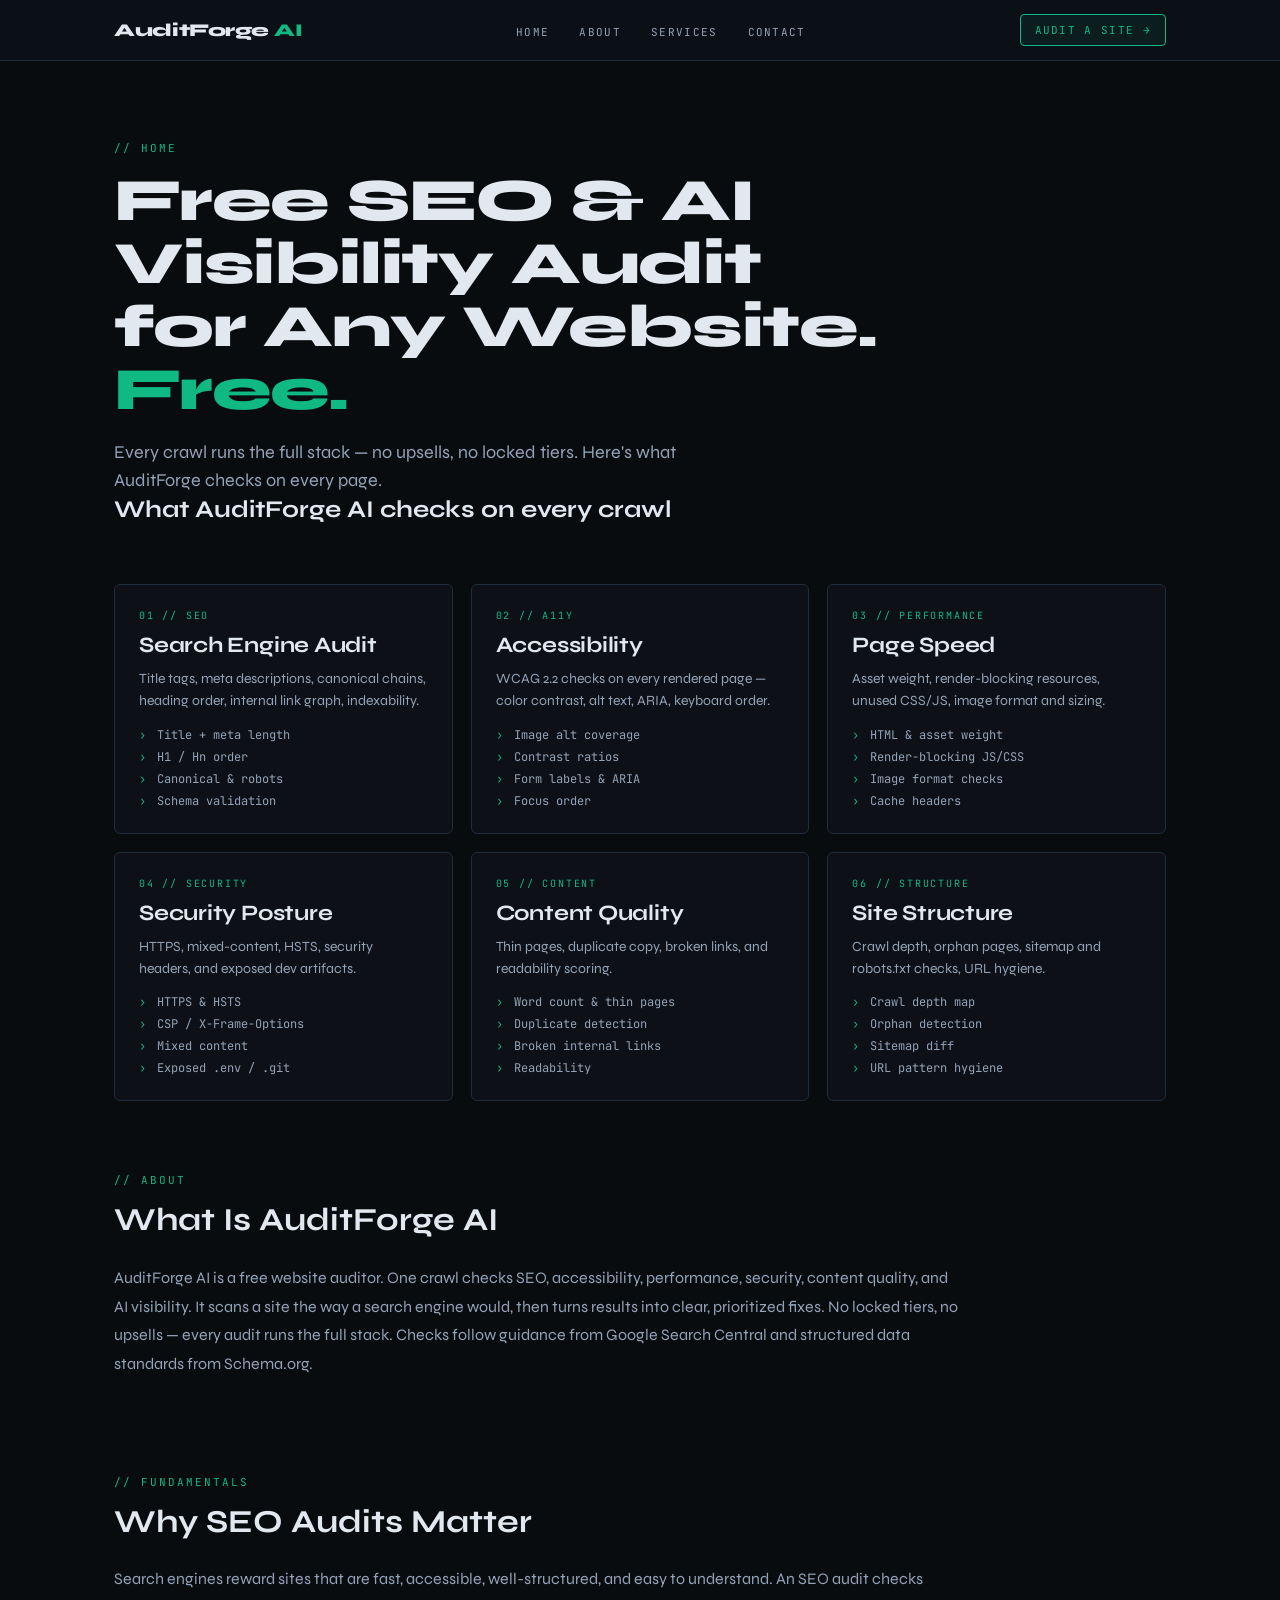
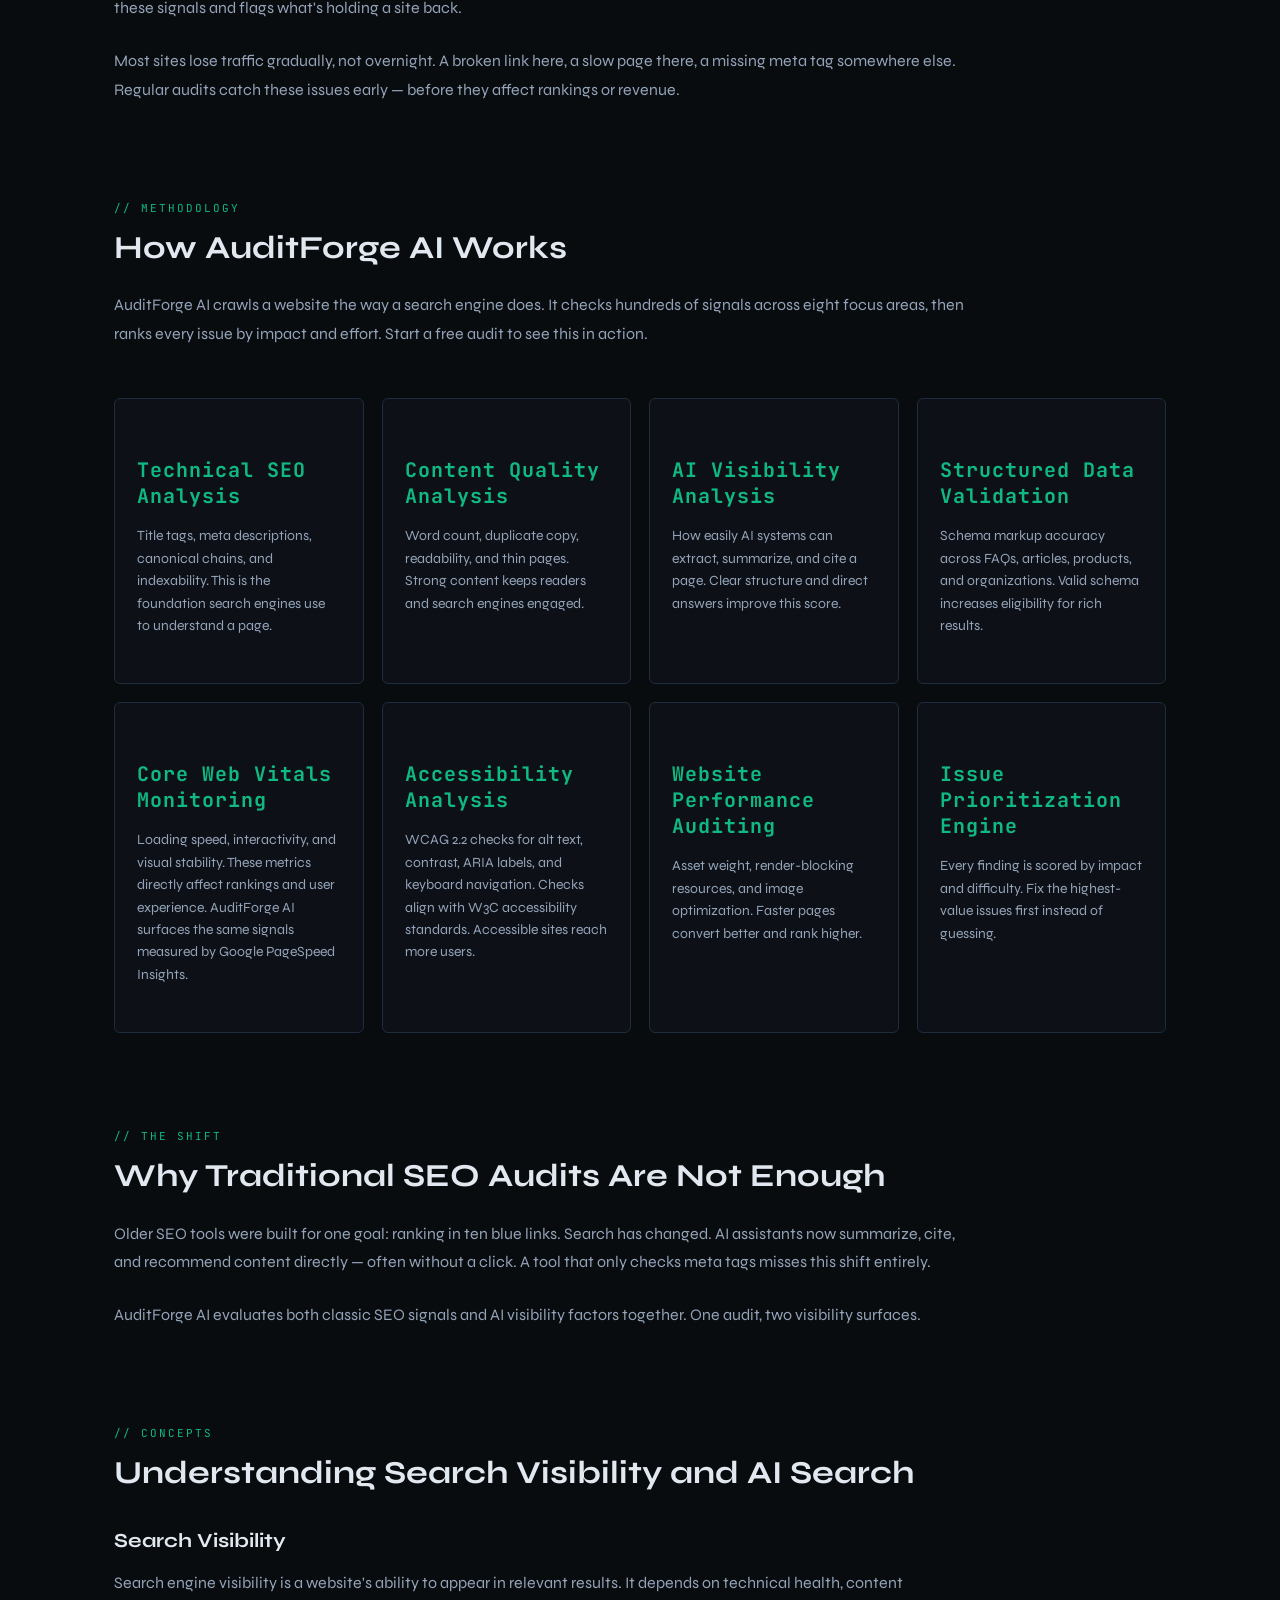
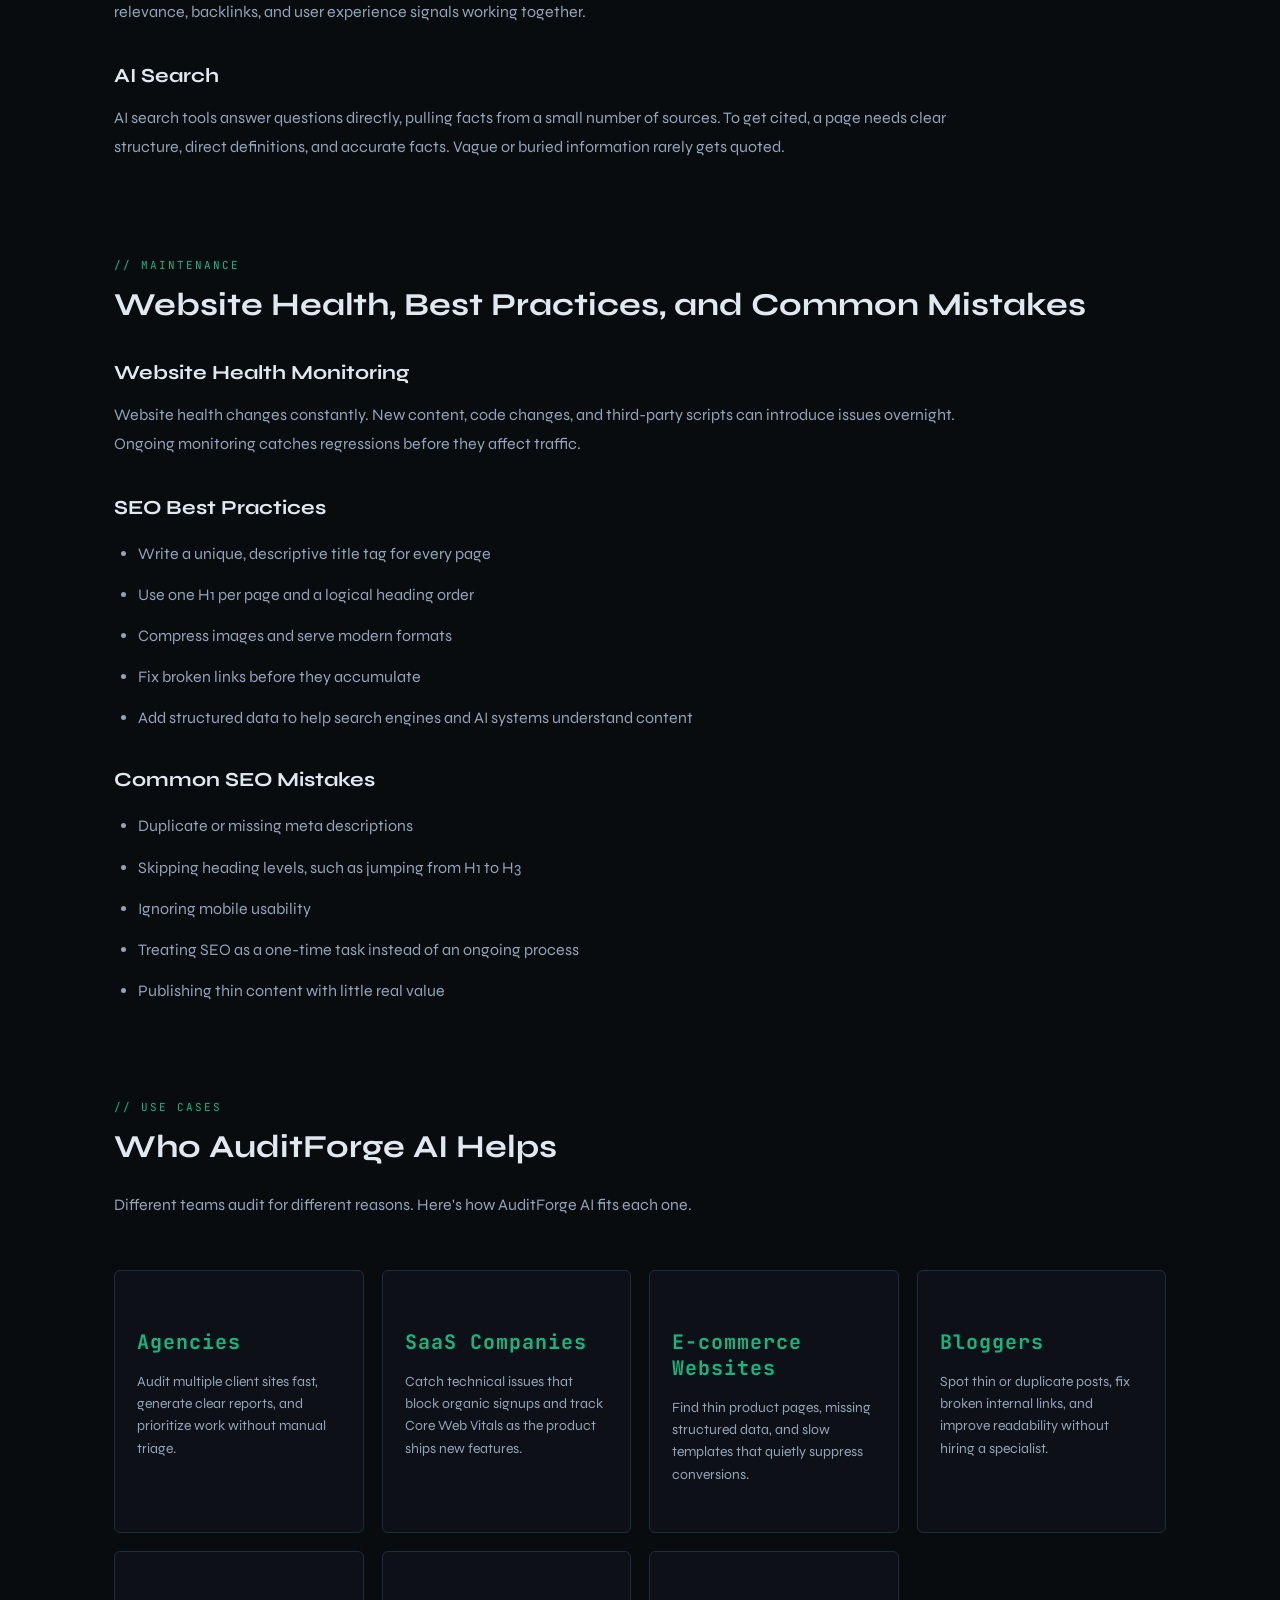
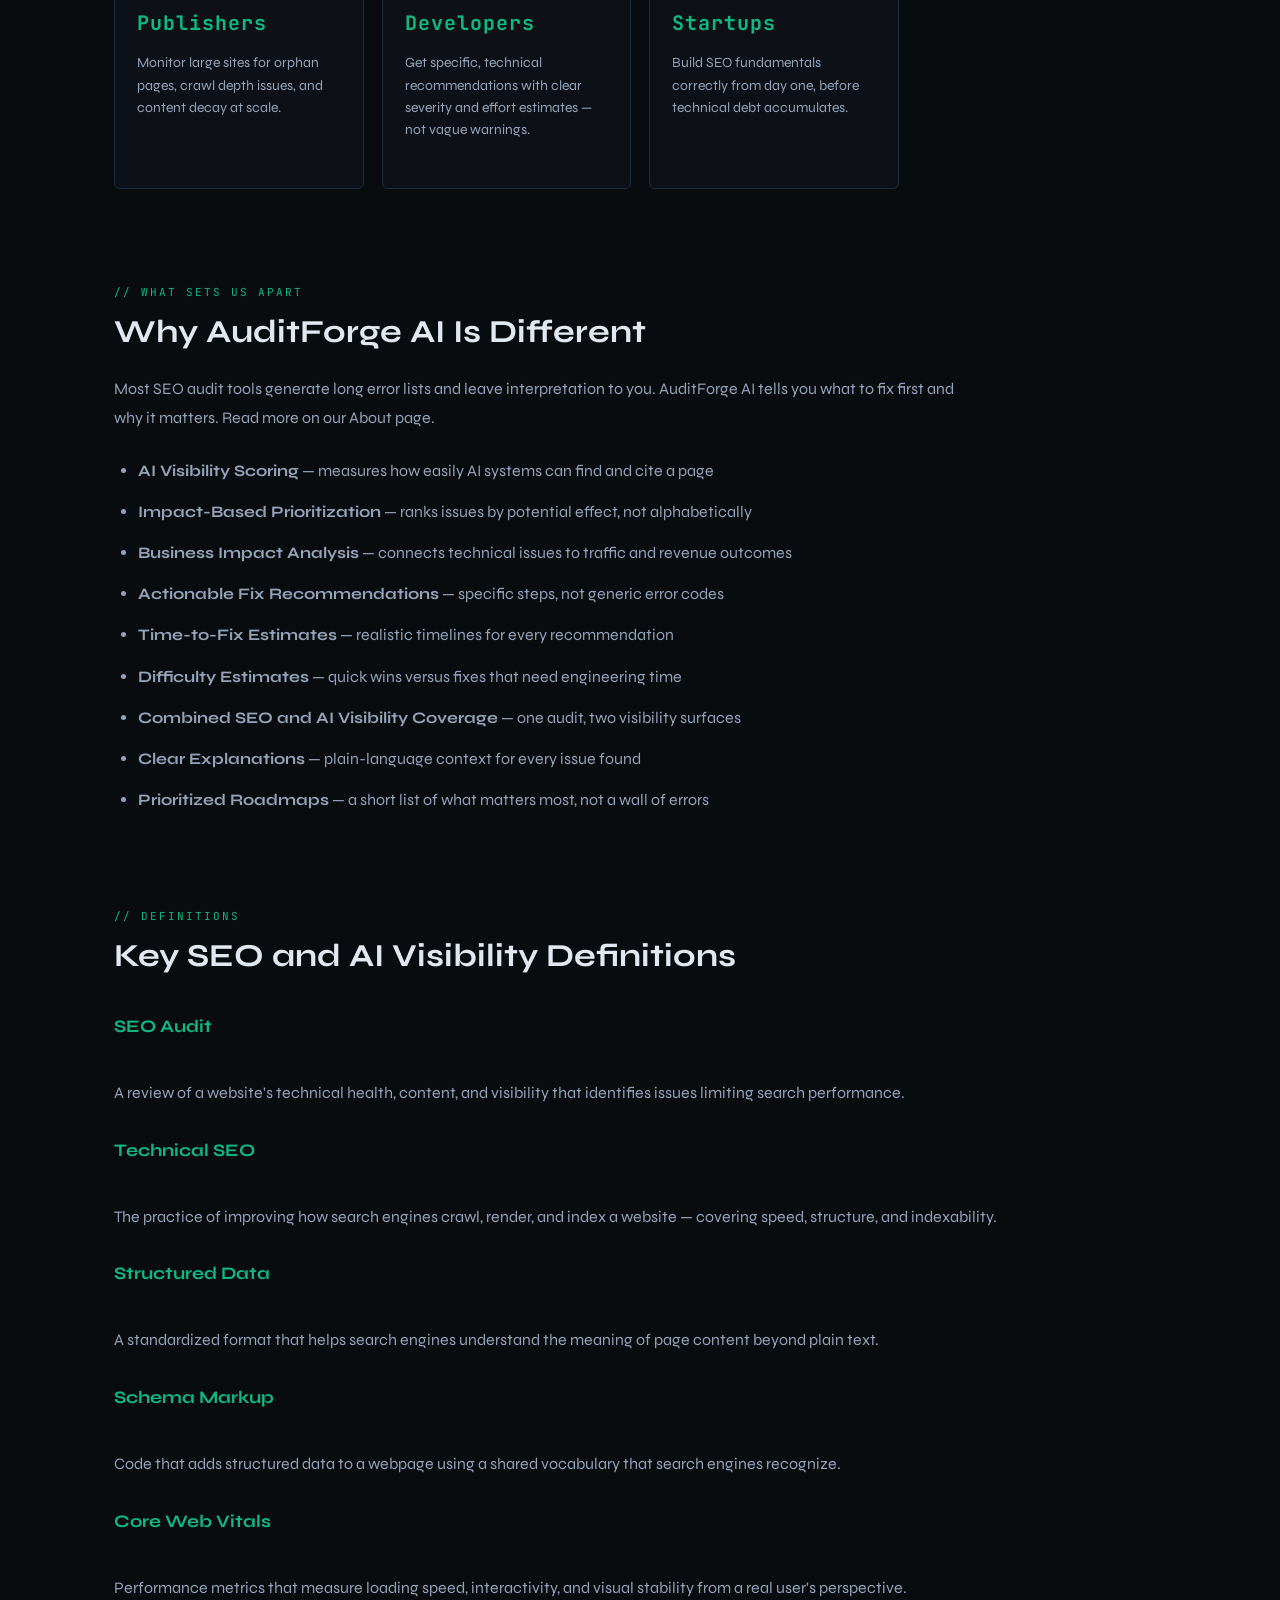
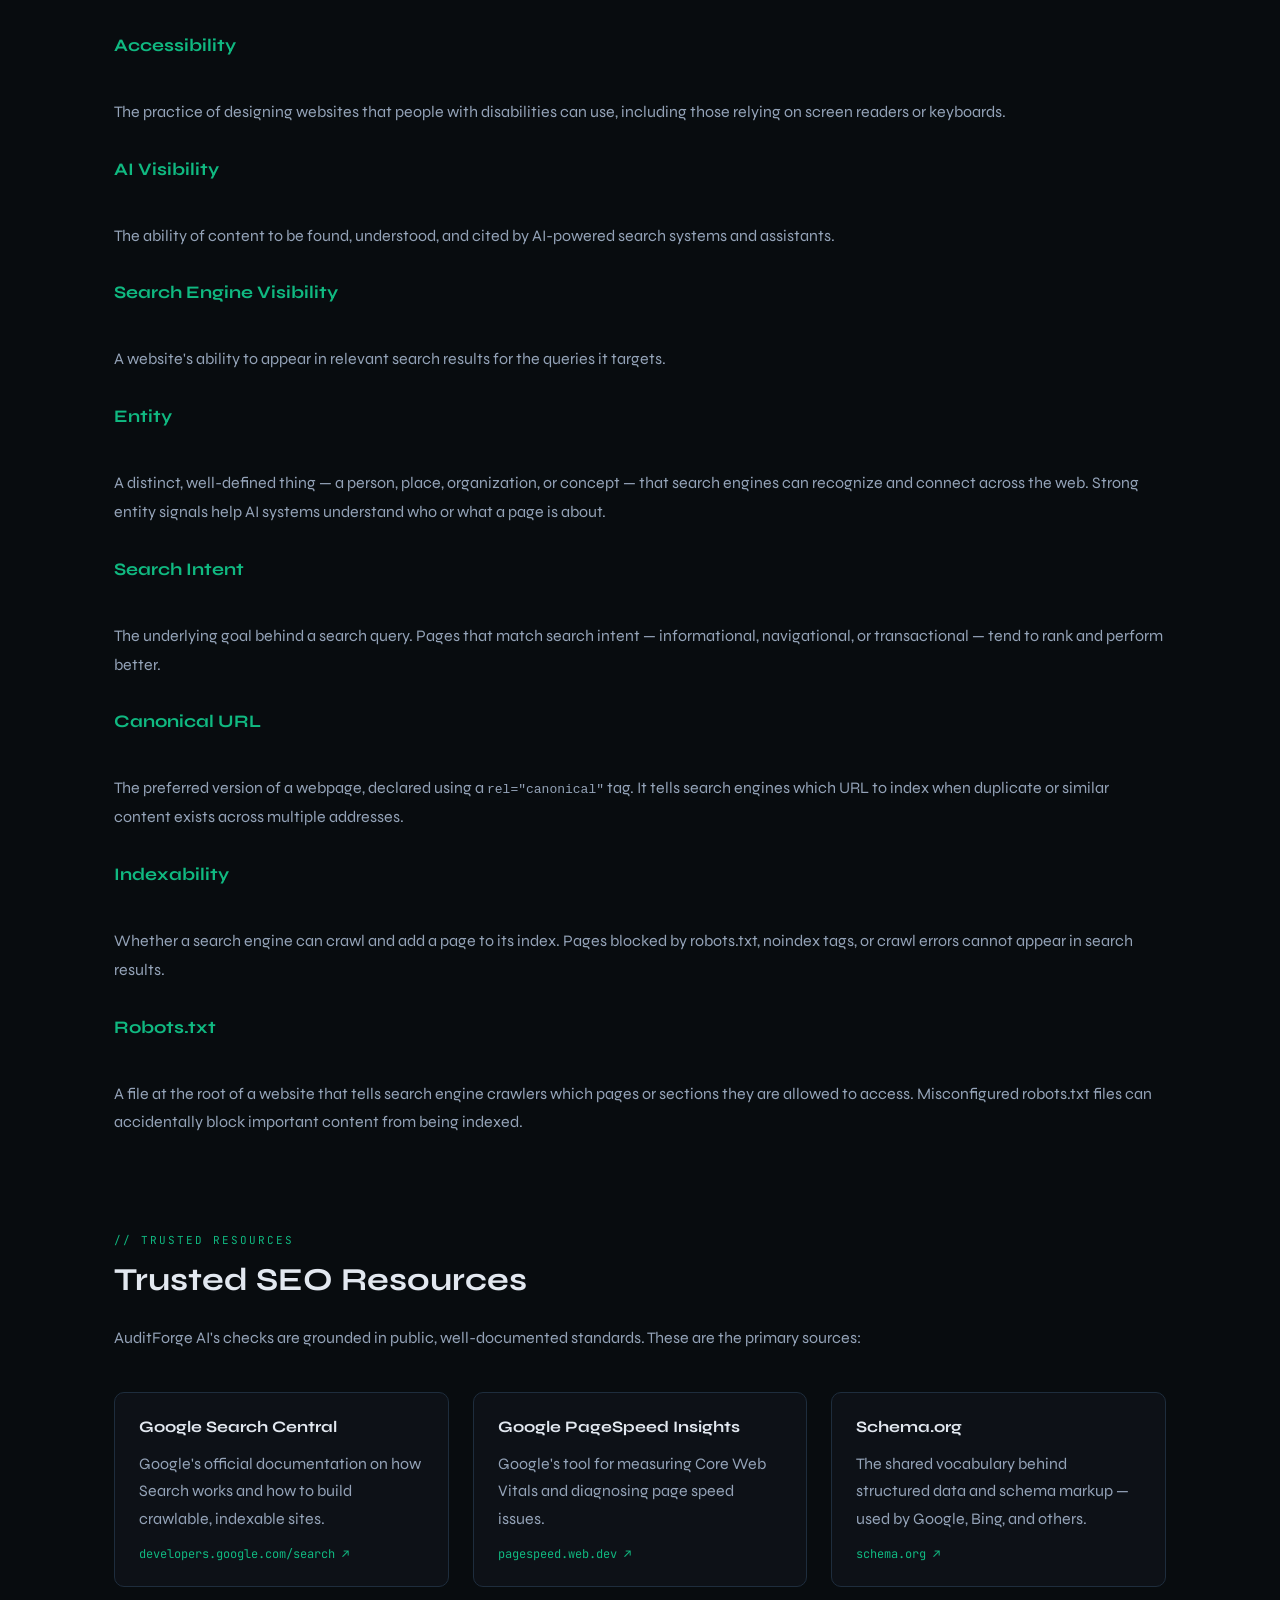
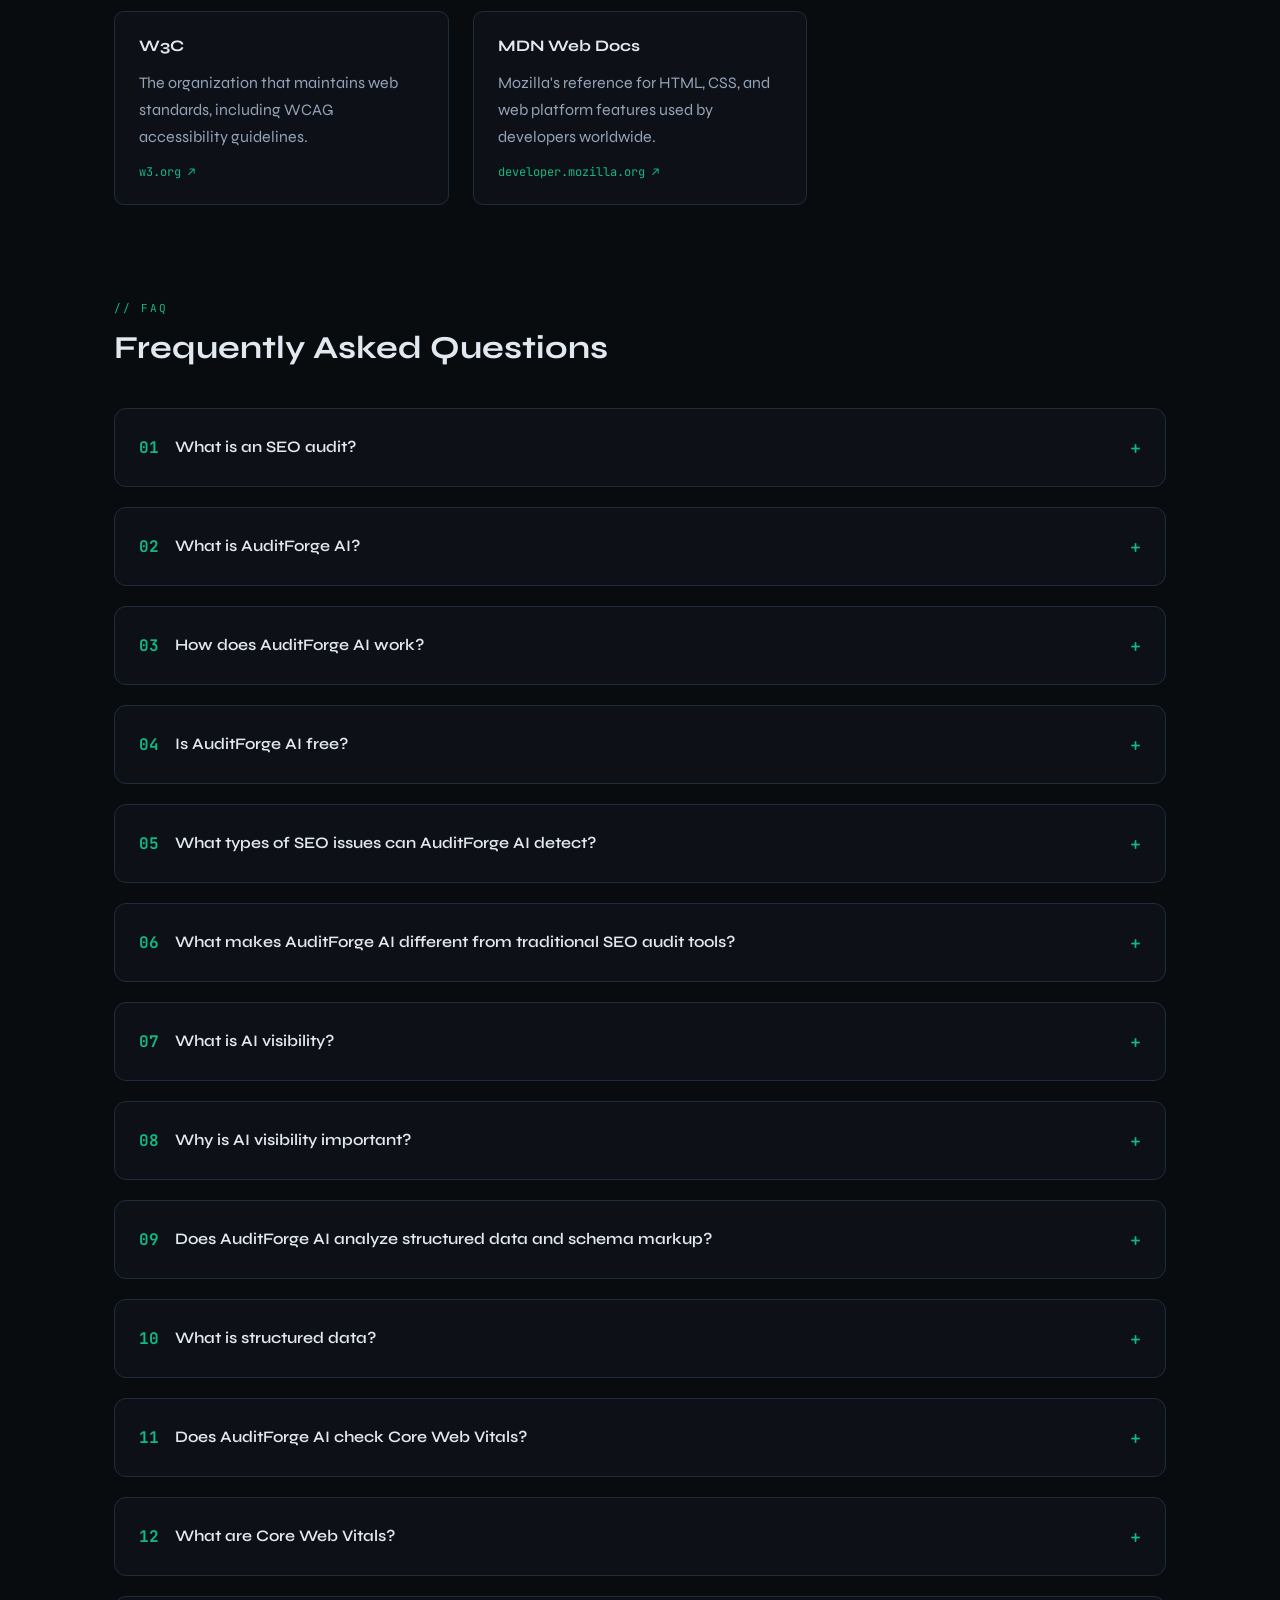
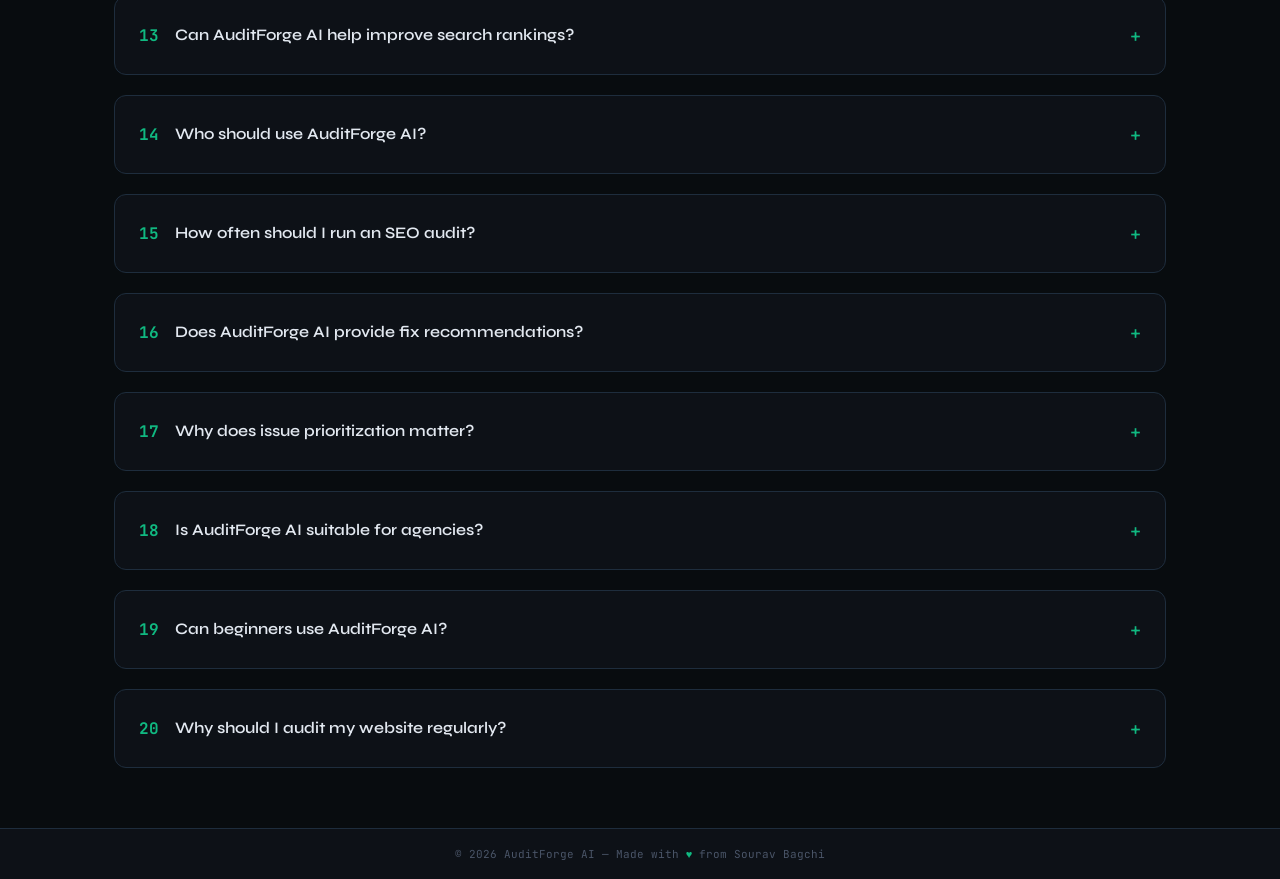
<file: index.html>
<!DOCTYPE html>
<html lang="en">
<head>
<meta charset="UTF-8">
<meta name="viewport" content="width=device-width, initial-scale=1.0">
<title>AuditForge AI – Free SEO & AI Visibility Auditor</title>
<meta name="description" content="AuditForge AI is a free SEO audit and website checker covering technical SEO, accessibility, performance, content quality, and AI visibility.">
<meta name="theme-color" content="#080C0F">
<link rel="canonical" href="https://audit-forge-ai.github.io/">
<link rel="icon" type="image/svg+xml" sizes="32x32" href="/favicon/auditforgeai-favicon-32.svg">
<link rel="icon" type="image/svg+xml" sizes="16x16" href="/favicon/auditforgeai-favicon-16.svg">
<link rel="apple-touch-icon" type="image/svg+xml" href="/favicon/auditforgeai-logo-512.svg">
<meta property="og:image" content="https://audit-forge-ai.github.io/favicon/auditforgeai-logo-512.svg">
<meta name="twitter:image" content="https://audit-forge-ai.github.io/favicon/auditforgeai-logo-512.svg">
<meta property="og:type" content="website">
<meta property="og:title" content="AuditForge AI – Free SEO & AI Visibility Auditor">
<meta property="og:description" content="Analyze websites for SEO, accessibility, performance, security, and AI readiness.">
<meta property="og:url" content="https://audit-forge-ai.github.io/">
<meta name="twitter:card" content="summary_large_image">
<meta name="twitter:title" content="AuditForge AI">
<meta name="twitter:description" content="Free SEO & AI Visibility Auditor">
<meta name="google-site-verification" content="RO0qXHc3THWiKK6wBQBQXS42cC52MBV5F7-tpkw4Jmk" />
<link rel="manifest" href="/manifest.json">
<meta name="theme-color" content="#22C55E">
<link rel="preconnect" href="https://fonts.googleapis.com">
<link href="https://fonts.googleapis.com/css2?family=JetBrains+Mono:wght@400;500;700&family=Syne:wght@400;600;700;800&display=swap" rel="stylesheet">
<link rel="stylesheet" href="css/style.css">
<!-- Google Tag Manager -->
<script>(function(w,d,s,l,i){w[l]=w[l]||[];w[l].push({'gtm.start':
new Date().getTime(),event:'gtm.js'});var f=d.getElementsByTagName(s)[0],
j=d.createElement(s),dl=l!='dataLayer'?'&l='+l:'';j.async=true;j.src=
'https://www.googletagmanager.com/gtm.js?id='+i+dl;f.parentNode.insertBefore(j,f);
})(window,document,'script','dataLayer','GTM-KGT7HV6L');</script>
<!-- End Google Tag Manager -->
<script type="application/ld+json">
{
  "@context":"https://schema.org",
  "@type":"WebApplication",
  "name":"AuditForge AI",
  "applicationCategory":"SEOApplication",
  "operatingSystem":"Web",
  "description":"Free SEO and AI Visibility Auditor",
  "url":"https://audit-forge-ai.github.io/"
}
</script>

<script type="application/ld+json">
{
  "@context": "https://schema.org",
  "@type": "Organization",
  "name": "AuditForge AI",
  "url": "https://audit-forge-ai.github.io/",
  "logo": "https://audit-forge-ai.github.io/favicon/auditforgeai-logo-512.svg",
  "description": "AuditForge AI is a free SEO audit platform that analyzes technical SEO, accessibility, performance, content quality, security, and AI visibility.",
  "sameAs": [
    "https://github.com/Audit-Forge-AI"
  ]
}
</script>

<script type="application/ld+json">
{
  "@context": "https://schema.org",
  "@type": "WebSite",
  "name": "AuditForge AI",
  "description": "Free SEO audit tool that analyzes technical SEO, accessibility, performance, content quality, security, and AI visibility for any website.",
  "url": "https://audit-forge-ai.github.io/"
}
</script>

<script type="application/ld+json">
{
  "@context": "https://schema.org",
  "@type": "BreadcrumbList",
  "itemListElement": [
    {
      "@type": "ListItem",
      "position": 1,
      "name": "Home",
      "item": "https://audit-forge-ai.github.io/"
    }
  ]
}
</script>

<script type="application/ld+json">
{
  "@context": "https://schema.org",
  "@type": "FAQPage",
  "mainEntity": [
    {
      "@type": "Question",
      "name": "What is an SEO audit?",
      "acceptedAnswer": {
        "@type": "Answer",
        "text": "An SEO audit reviews a website's technical health, content quality, and search engine visibility. It finds issues that block rankings and gives you clear steps to fix them."
      }
    },
    {
      "@type": "Question",
      "name": "What is AuditForge AI?",
      "acceptedAnswer": {
        "@type": "Answer",
        "text": "AuditForge AI is a free SEO auditing platform. It checks websites for technical SEO issues, content quality problems, structured data errors, accessibility concerns, performance bottlenecks, and AI visibility gaps. Issues are ranked by impact so you know what to fix first."
      }
    },
    {
      "@type": "Question",
      "name": "How does AuditForge AI work?",
      "acceptedAnswer": {
        "@type": "Answer",
        "text": "AuditForge AI crawls your website, evaluates hundreds of SEO and AI visibility signals, and generates actionable recommendations. Each recommendation includes severity, expected impact, implementation guidance, and estimated effort."
      }
    },
    {
      "@type": "Question",
      "name": "Is AuditForge AI free?",
      "acceptedAnswer": {
        "@type": "Answer",
        "text": "Yes. AuditForge AI is completely free. No locked tiers, no upsells. Every audit runs the full stack."
      }
    },
    {
      "@type": "Question",
      "name": "What types of SEO issues can AuditForge AI detect?",
      "acceptedAnswer": {
        "@type": "Answer",
        "text": "AuditForge AI detects missing or duplicate title tags, missing meta descriptions, heading structure issues, broken links, image optimization problems, performance bottlenecks, structured data errors, accessibility issues, mobile usability problems, AI visibility weaknesses, and content quality concerns."
      }
    },
    {
      "@type": "Question",
      "name": "What makes AuditForge AI different from traditional SEO audit tools?",
      "acceptedAnswer": {
        "@type": "Answer",
        "text": "Most SEO tools list problems and leave you to interpret them. AuditForge AI ranks issues by business impact, explains why each one matters, estimates implementation difficulty, and highlights AI visibility opportunities."
      }
    },
    {
      "@type": "Question",
      "name": "What is AI visibility?",
      "acceptedAnswer": {
        "@type": "Answer",
        "text": "AI visibility is how likely a website's content is to be discovered, understood, cited, and referenced by AI-powered search systems. AuditForge AI evaluates the factors that make content accessible to modern AI systems."
      }
    },
    {
      "@type": "Question",
      "name": "Why is AI visibility important?",
      "acceptedAnswer": {
        "@type": "Answer",
        "text": "Search is moving beyond ten blue links. AI-powered experiences summarize, cite, and recommend content directly. Better AI visibility means these systems can more easily find and reference your pages."
      }
    },
    {
      "@type": "Question",
      "name": "Does AuditForge AI analyze structured data and schema markup?",
      "acceptedAnswer": {
        "@type": "Answer",
        "text": "Yes. AuditForge AI evaluates schema markup and identifies gaps. Valid schema helps search engines understand your content and increases eligibility for rich results."
      }
    },
    {
      "@type": "Question",
      "name": "What is structured data?",
      "acceptedAnswer": {
        "@type": "Answer",
        "text": "Structured data is standardized information added to webpages. It helps search engines understand page content beyond plain text. Common schema types include FAQs, Articles, Products, Organizations, Reviews, and Breadcrumbs."
      }
    },
    {
      "@type": "Question",
      "name": "Does AuditForge AI check Core Web Vitals?",
      "acceptedAnswer": {
        "@type": "Answer",
        "text": "Yes. AuditForge AI analyzes performance factors and flags issues that affect user experience and search visibility, including Core Web Vitals metrics."
      }
    },
    {
      "@type": "Question",
      "name": "What are Core Web Vitals?",
      "acceptedAnswer": {
        "@type": "Answer",
        "text": "Core Web Vitals are Google's performance metrics for real-world user experience. They measure loading speed, responsiveness, and visual stability."
      }
    },
    {
      "@type": "Question",
      "name": "Can AuditForge AI help improve search rankings?",
      "acceptedAnswer": {
        "@type": "Answer",
        "text": "AuditForge AI finds issues that limit search performance and gives you clear fixes. No tool can guarantee rankings, but resolving important SEO issues improves a site's ability to compete."
      }
    },
    {
      "@type": "Question",
      "name": "Who should use AuditForge AI?",
      "acceptedAnswer": {
        "@type": "Answer",
        "text": "AuditForge AI is built for SEO professionals, marketing agencies, website owners, SaaS companies, e-commerce businesses, bloggers, publishers, developers, and startups. Anyone who wants better search visibility can benefit from regular audits."
      }
    },
    {
      "@type": "Question",
      "name": "How often should I run an SEO audit?",
      "acceptedAnswer": {
        "@type": "Answer",
        "text": "Most websites should run an audit at least once a month. Run additional audits after redesigns, migrations, major content updates, or significant technical changes."
      }
    },
    {
      "@type": "Question",
      "name": "Does AuditForge AI provide fix recommendations?",
      "acceptedAnswer": {
        "@type": "Answer",
        "text": "Yes. Every issue includes a clear explanation, recommended actions, implementation guidance, severity level, and estimated impact."
      }
    },
    {
      "@type": "Question",
      "name": "Why does issue prioritization matter?",
      "acceptedAnswer": {
        "@type": "Answer",
        "text": "Not all SEO issues have equal impact. Fixing low-value issues first wastes time. AuditForge AI ranks recommendations so you work on the highest-impact changes first."
      }
    },
    {
      "@type": "Question",
      "name": "Is AuditForge AI suitable for agencies?",
      "acceptedAnswer": {
        "@type": "Answer",
        "text": "Yes. Agencies use AuditForge AI to audit multiple client sites quickly, generate clear reports, and prioritize work without manual triage."
      }
    },
    {
      "@type": "Question",
      "name": "Can beginners use AuditForge AI?",
      "acceptedAnswer": {
        "@type": "Answer",
        "text": "Absolutely. Recommendations are written in plain language. Every finding includes an explanation so beginners understand the problem and the fix."
      }
    },
    {
      "@type": "Question",
      "name": "Why should I audit my website regularly?",
      "acceptedAnswer": {
        "@type": "Answer",
        "text": "Search engines and websites change constantly. Regular audits catch new issues early, monitor performance, and uncover opportunities before problems affect your traffic."
      }
    }
  ]
}
</script>

</head>
<body>
  <!-- Google Tag Manager (noscript) -->
<noscript><iframe src="https://www.googletagmanager.com/ns.html?id=GTM-KGT7HV6L"
height="0" width="0" style="display:none;visibility:hidden"></iframe></noscript>
<!-- End Google Tag Manager (noscript) -->
<header>
  <div class="nav">
    <a href="index" class="brand">AuditForge<span> AI</span></a>
    <ul>
      <li><a class="link" href="index">Home</a></li>
      <li><a class="link" href="about">About</a></li>
      <li><a class="link" href="services">Services</a></li>
      <li><a class="link" href="contact">Contact</a></li>
    </ul>
    <a class="cta" href="services">Audit a site →</a>
  </div>
</header>
<main>

  <section class="hero" aria-labelledby="page-title">
    <div class="kicker">// Home</div>
<h1 id="page-title">Free SEO & AI Visibility Audit for Any Website. <em>Free.</em></h1>   
    <p class="lead">Every crawl runs the full stack — no upsells, no locked tiers. Here's what AuditForge checks on every page.</p>
  </section>

  <section aria-label="What AuditForge AI checks on every crawl">
    <h2 class="sr-only">What AuditForge AI checks on every crawl</h2>
    <div class="engines">
      <div class="engine">
        <div class="tag">01 // SEO</div>
        <h3>Search Engine Audit</h3>
        <p>Title tags, meta descriptions, canonical chains, heading order, internal link graph, indexability.</p>
        <ul>
          <li>Title + meta length</li>
          <li>H1 / Hn order</li>
          <li>Canonical & robots</li>
          <li>Schema validation</li>
        </ul>
      </div>
      <div class="engine">
        <div class="tag">02 // A11y</div>
        <h3>Accessibility</h3>
        <p>WCAG 2.2 checks on every rendered page — color contrast, alt text, ARIA, keyboard order.</p>
        <ul>
          <li>Image alt coverage</li>
          <li>Contrast ratios</li>
          <li>Form labels & ARIA</li>
          <li>Focus order</li>
        </ul>
      </div>
      <div class="engine">
        <div class="tag">03 // Performance</div>
        <h3>Page Speed</h3>
        <p>Asset weight, render-blocking resources, unused CSS/JS, image format and sizing.</p>
        <ul>
          <li>HTML & asset weight</li>
          <li>Render-blocking JS/CSS</li>
          <li>Image format checks</li>
          <li>Cache headers</li>
        </ul>
      </div>
      <div class="engine">
        <div class="tag">04 // Security</div>
        <h3>Security Posture</h3>
        <p>HTTPS, mixed-content, HSTS, security headers, and exposed dev artifacts.</p>
        <ul>
          <li>HTTPS & HSTS</li>
          <li>CSP / X-Frame-Options</li>
          <li>Mixed content</li>
          <li>Exposed .env / .git</li>
        </ul>
      </div>
      <div class="engine">
        <div class="tag">05 // Content</div>
        <h3>Content Quality</h3>
        <p>Thin pages, duplicate copy, broken links, and readability scoring.</p>
        <ul>
          <li>Word count & thin pages</li>
          <li>Duplicate detection</li>
          <li>Broken internal links</li>
          <li>Readability</li>
        </ul>
      </div>
      <div class="engine">
        <div class="tag">06 // Structure</div>
        <h3>Site Structure</h3>
        <p>Crawl depth, orphan pages, sitemap and robots.txt checks, URL hygiene.</p>
        <ul>
          <li>Crawl depth map</li>
          <li>Orphan detection</li>
          <li>Sitemap diff</li>
          <li>URL pattern hygiene</li>
        </ul>
      </div>
    </div>
  </section>

  <article>

    <section class="content-block">
      <div class="kicker">// About</div>
      <h2>What Is AuditForge AI</h2>
<p class="intro">AuditForge AI is a free website auditor. One crawl checks SEO, accessibility, performance, security, content quality, and AI visibility. It scans a site the way a search engine would, then turns results into clear, prioritized fixes. No locked tiers, no upsells — every audit runs the full stack. Checks follow guidance from <a href="https://developers.google.com/search" target="_blank" rel="noopener noreferrer">Google Search Central</a> and structured data standards from <a href="https://schema.org/" target="_blank" rel="noopener noreferrer">Schema.org</a>.</p>   
    </section>
    <section class="content-block">
      <div class="kicker">// Fundamentals</div>
      <h2>Why SEO Audits Matter</h2>
      <p class="intro">Search engines reward sites that are fast, accessible, well-structured, and easy to understand. An SEO audit checks these signals and flags what's holding a site back.</p>
      <p class="intro">Most sites lose traffic gradually, not overnight. A broken link here, a slow page there, a missing meta tag somewhere else. Regular audits catch these issues early — before they affect rankings or revenue.</p>
    </section>

    <section class="content-block">
      <div class="kicker">// Methodology</div>
      <h2>How AuditForge AI Works</h2>
      <p class="intro">AuditForge AI crawls a website the way a search engine does. It checks hundreds of signals across eight focus areas, then ranks every issue by impact and effort. <a href="services">Start a free audit</a> to see this in action.</p>

      <div class="grid">
        <div class="card">
          <h3>Technical SEO Analysis</h3>
          <p>Title tags, meta descriptions, canonical chains, and indexability. This is the foundation search engines use to understand a page.</p>
        </div>
        <div class="card">
          <h3>Content Quality Analysis</h3>
          <p>Word count, duplicate copy, readability, and thin pages. Strong content keeps readers and search engines engaged.</p>
        </div>
        <div class="card">
          <h3>AI Visibility Analysis</h3>
          <p>How easily AI systems can extract, summarize, and cite a page. Clear structure and direct answers improve this score.</p>
        </div>
        <div class="card">
          <h3>Structured Data Validation</h3>
          <p>Schema markup accuracy across FAQs, articles, products, and organizations. Valid schema increases eligibility for rich results.</p>
        </div>
        <div class="card">
         <h3>Core Web Vitals Monitoring</h3>
<p>Loading speed, interactivity, and visual stability. These metrics directly affect rankings and user experience. AuditForge AI surfaces the same signals measured by <a href="https://pagespeed.web.dev/" target="_blank" rel="noopener noreferrer">Google PageSpeed Insights</a>.</p>
        </div>
<div class="card">
<h3>Accessibility Analysis</h3>
<p>WCAG 2.2 checks for alt text, contrast, ARIA labels, and keyboard navigation. Checks align with <a href="https://www.w3.org/" target="_blank" rel="noopener noreferrer">W3C accessibility standards</a>. Accessible sites reach more users.</p>
</div>
        <div class="card">
          <h3>Website Performance Auditing</h3>
          <p>Asset weight, render-blocking resources, and image optimization. Faster pages convert better and rank higher.</p>
        </div>
        <div class="card">
          <h3>Issue Prioritization Engine</h3>
          <p>Every finding is scored by impact and difficulty. Fix the highest-value issues first instead of guessing.</p>
        </div>
      </div>
    </section>

    <section class="content-block">
      <div class="kicker">// The Shift</div>
      <h2>Why Traditional SEO Audits Are Not Enough</h2>
      <p class="intro">Older SEO tools were built for one goal: ranking in ten blue links. Search has changed. AI assistants now summarize, cite, and recommend content directly — often without a click. A tool that only checks meta tags misses this shift entirely.</p>
      <p class="intro">AuditForge AI evaluates both classic SEO signals and AI visibility factors together. One audit, two visibility surfaces.</p>
    </section>

    <section class="content-block">
      <div class="kicker">// Concepts</div>
      <h2>Understanding Search Visibility and AI Search</h2>
      <h3>Search Visibility</h3>
      <p class="intro">Search engine visibility is a website's ability to appear in relevant results. It depends on technical health, content relevance, backlinks, and user experience signals working together.</p>
      <h3>AI Search</h3>
      <p class="intro">AI search tools answer questions directly, pulling facts from a small number of sources. To get cited, a page needs clear structure, direct definitions, and accurate facts. Vague or buried information rarely gets quoted.</p>
    </section>

    <section class="content-block">
      <div class="kicker">// Maintenance</div>
      <h2>Website Health, Best Practices, and Common Mistakes</h2>
      <h3>Website Health Monitoring</h3>
      <p class="intro">Website health changes constantly. New content, code changes, and third-party scripts can introduce issues overnight. Ongoing monitoring catches regressions before they affect traffic.</p>

      <h3>SEO Best Practices</h3>
      <ul class="list-check">
        <li>Write a unique, descriptive title tag for every page</li>
        <li>Use one H1 per page and a logical heading order</li>
        <li>Compress images and serve modern formats</li>
        <li>Fix broken links before they accumulate</li>
        <li>Add structured data to help search engines and AI systems understand content</li>
      </ul>

      <h3>Common SEO Mistakes</h3>
      <ul class="list-check">
        <li>Duplicate or missing meta descriptions</li>
        <li>Skipping heading levels, such as jumping from H1 to H3</li>
        <li>Ignoring mobile usability</li>
        <li>Treating SEO as a one-time task instead of an ongoing process</li>
        <li>Publishing thin content with little real value</li>
      </ul>
    </section>

    <section class="content-block">
      <div class="kicker">// Use Cases</div>
      <h2>Who AuditForge AI Helps</h2>
      <p class="intro">Different teams audit for different reasons. Here's how AuditForge AI fits each one.</p>
      <div class="grid">
        <div class="card">
          <h3>Agencies</h3>
          <p>Audit multiple client sites fast, generate clear reports, and prioritize work without manual triage.</p>
        </div>
        <div class="card">
          <h3>SaaS Companies</h3>
          <p>Catch technical issues that block organic signups and track Core Web Vitals as the product ships new features.</p>
        </div>
        <div class="card">
          <h3>E-commerce Websites</h3>
          <p>Find thin product pages, missing structured data, and slow templates that quietly suppress conversions.</p>
        </div>
        <div class="card">
          <h3>Bloggers</h3>
          <p>Spot thin or duplicate posts, fix broken internal links, and improve readability without hiring a specialist.</p>
        </div>
        <div class="card">
          <h3>Publishers</h3>
          <p>Monitor large sites for orphan pages, crawl depth issues, and content decay at scale.</p>
        </div>
        <div class="card">
          <h3>Developers</h3>
          <p>Get specific, technical recommendations with clear severity and effort estimates — not vague warnings.</p>
        </div>
        <div class="card">
          <h3>Startups</h3>
          <p>Build SEO fundamentals correctly from day one, before technical debt accumulates.</p>
        </div>
      </div>
    </section>

    <section class="content-block">
      <div class="kicker">// What Sets Us Apart</div>
      <h2>Why AuditForge AI Is Different</h2>
      <p class="intro">Most SEO audit tools generate long error lists and leave interpretation to you. AuditForge AI tells you what to fix first and why it matters. Read more on our <a href="about">About page</a>.</p>
      <ul class="list-check">
        <li><strong>AI Visibility Scoring</strong> — measures how easily AI systems can find and cite a page</li>
        <li><strong>Impact-Based Prioritization</strong> — ranks issues by potential effect, not alphabetically</li>
        <li><strong>Business Impact Analysis</strong> — connects technical issues to traffic and revenue outcomes</li>
        <li><strong>Actionable Fix Recommendations</strong> — specific steps, not generic error codes</li>
        <li><strong>Time-to-Fix Estimates</strong> — realistic timelines for every recommendation</li>
        <li><strong>Difficulty Estimates</strong> — quick wins versus fixes that need engineering time</li>
        <li><strong>Combined SEO and AI Visibility Coverage</strong> — one audit, two visibility surfaces</li>
        <li><strong>Clear Explanations</strong> — plain-language context for every issue found</li>
        <li><strong>Prioritized Roadmaps</strong> — a short list of what matters most, not a wall of errors</li>
      </ul>
    </section>

    <section class="content-block">
      <div class="kicker">// Definitions</div>
      <h2>Key SEO and AI Visibility Definitions</h2>
      <dl class="definitions">
        <dt>SEO Audit</dt>
        <dd>A review of a website's technical health, content, and visibility that identifies issues limiting search performance.</dd>

        <dt>Technical SEO</dt>
        <dd>The practice of improving how search engines crawl, render, and index a website — covering speed, structure, and indexability.</dd>

        <dt>Structured Data</dt>
        <dd>A standardized format that helps search engines understand the meaning of page content beyond plain text.</dd>

        <dt>Schema Markup</dt>
        <dd>Code that adds structured data to a webpage using a shared vocabulary that search engines recognize.</dd>

        <dt>Core Web Vitals</dt>
        <dd>Performance metrics that measure loading speed, interactivity, and visual stability from a real user's perspective.</dd>

        <dt>Accessibility</dt>
        <dd>The practice of designing websites that people with disabilities can use, including those relying on screen readers or keyboards.</dd>

        <dt>AI Visibility</dt>
        <dd>The ability of content to be found, understood, and cited by AI-powered search systems and assistants.</dd>

        <dt>Search Engine Visibility</dt>
<dd>A website's ability to appear in relevant search results for the queries it targets.</dd>
        <dt>Entity</dt>
    <dd>A distinct, well-defined thing — a person, place, organization, or concept — that search engines can recognize and connect across the web. Strong entity signals help AI systems understand who or what a page is about.</dd>
        
    <dt>Search Intent</dt>
    <dd>The underlying goal behind a search query. Pages that match search intent — informational, navigational, or transactional — tend to rank and perform better.</dd>

    <dt>Canonical URL</dt>
    <dd>The preferred version of a webpage, declared using a <code>rel="canonical"</code> tag. It tells search engines which URL to index when duplicate or similar content exists across multiple addresses.</dd>

    <dt>Indexability</dt>
    <dd>Whether a search engine can crawl and add a page to its index. Pages blocked by robots.txt, noindex tags, or crawl errors cannot appear in search results.</dd>

    <dt>Robots.txt</dt>
    <dd>A file at the root of a website that tells search engine crawlers which pages or sections they are allowed to access. Misconfigured robots.txt files can accidentally block important content from being indexed.</dd>
  </dl>
    </section>

    <aside class="content-block" aria-label="Trusted SEO resources and references">
      <div class="kicker">// Trusted Resources</div>
      <h2>Trusted SEO Resources</h2>
      <p class="intro">AuditForge AI's checks are grounded in public, well-documented standards. These are the primary sources:</p>
      <div class="resources-grid">
        <a class="resource-card" href="https://developers.google.com/search" target="_blank" rel="noopener noreferrer">
          <span class="resource-name">Google Search Central</span>
          <span class="resource-desc">Google's official documentation on how Search works and how to build crawlable, indexable sites.</span>
          <span class="resource-link">developers.google.com/search ↗</span>
        </a>
        <a class="resource-card" href="https://pagespeed.web.dev/" target="_blank" rel="noopener noreferrer">
          <span class="resource-name">Google PageSpeed Insights</span>
          <span class="resource-desc">Google's tool for measuring Core Web Vitals and diagnosing page speed issues.</span>
          <span class="resource-link">pagespeed.web.dev ↗</span>
        </a>
        <a class="resource-card" href="https://schema.org/" target="_blank" rel="noopener noreferrer">
          <span class="resource-name">Schema.org</span>
          <span class="resource-desc">The shared vocabulary behind structured data and schema markup — used by Google, Bing, and others.</span>
          <span class="resource-link">schema.org ↗</span>
        </a>
        <a class="resource-card" href="https://www.w3.org/" target="_blank" rel="noopener noreferrer">
          <span class="resource-name">W3C</span>
          <span class="resource-desc">The organization that maintains web standards, including WCAG accessibility guidelines.</span>
          <span class="resource-link">w3.org ↗</span>
        </a>
        <a class="resource-card" href="https://developer.mozilla.org/" target="_blank" rel="noopener noreferrer">
          <span class="resource-name">MDN Web Docs</span>
          <span class="resource-desc">Mozilla's reference for HTML, CSS, and web platform features used by developers worldwide.</span>
          <span class="resource-link">developer.mozilla.org ↗</span>
        </a>
      </div>
    </aside>

    <section class="content-block" aria-label="Frequently asked questions about AuditForge AI">
      <div class="kicker">// FAQ</div>
      <h2>Frequently Asked Questions</h2>

      <div class="faq-list" role="list">

        <details class="faq-item" role="listitem">
          <summary class="faq-question">
            <span class="faq-num" aria-hidden="true"></span>
            <span class="faq-q-text">What is an SEO audit?</span>
            <span class="faq-icon" aria-hidden="true"></span>
          </summary>
          <div class="faq-answer">
            <p>An SEO audit reviews a website's technical health, content quality, and search engine visibility. It finds issues that block rankings and gives you clear steps to fix them.</p>
          </div>
        </details>

        <details class="faq-item" role="listitem">
          <summary class="faq-question">
            <span class="faq-num" aria-hidden="true"></span>
            <span class="faq-q-text">What is AuditForge AI?</span>
            <span class="faq-icon" aria-hidden="true"></span>
          </summary>
          <div class="faq-answer">
            <p>AuditForge AI is a free SEO auditing platform. It checks websites for technical SEO issues, content quality problems, structured data errors, accessibility concerns, performance bottlenecks, and AI visibility gaps. Issues are ranked by impact so you know what to fix first.</p>
          </div>
        </details>

        <details class="faq-item" role="listitem">
          <summary class="faq-question">
            <span class="faq-num" aria-hidden="true"></span>
            <span class="faq-q-text">How does AuditForge AI work?</span>
            <span class="faq-icon" aria-hidden="true"></span>
          </summary>
          <div class="faq-answer">
            <p>AuditForge AI crawls your website, evaluates hundreds of SEO and AI visibility signals, and generates actionable recommendations. Each recommendation includes severity, expected impact, implementation guidance, and estimated effort.</p>
          </div>
        </details>

        <details class="faq-item" role="listitem">
          <summary class="faq-question">
            <span class="faq-num" aria-hidden="true"></span>
            <span class="faq-q-text">Is AuditForge AI free?</span>
            <span class="faq-icon" aria-hidden="true"></span>
          </summary>
          <div class="faq-answer">
            <p>Yes. AuditForge AI is completely free. No locked tiers, no upsells. Every audit runs the full stack.</p>
          </div>
        </details>

        <details class="faq-item" role="listitem">
          <summary class="faq-question">
            <span class="faq-num" aria-hidden="true"></span>
            <span class="faq-q-text">What types of SEO issues can AuditForge AI detect?</span>
            <span class="faq-icon" aria-hidden="true"></span>
          </summary>
          <div class="faq-answer">
            <p>AuditForge AI detects:</p>
            <ul>
              <li>Missing or duplicate title tags</li>
              <li>Missing meta descriptions</li>
              <li>Heading structure issues</li>
              <li>Broken links</li>
              <li>Image optimization problems</li>
              <li>Performance bottlenecks</li>
              <li>Structured data errors</li>
              <li>Accessibility issues</li>
              <li>Mobile usability problems</li>
              <li>AI visibility weaknesses</li>
              <li>Content quality concerns</li>
            </ul>
          </div>
        </details>

        <details class="faq-item" role="listitem">
          <summary class="faq-question">
            <span class="faq-num" aria-hidden="true"></span>
            <span class="faq-q-text">What makes AuditForge AI different from traditional SEO audit tools?</span>
            <span class="faq-icon" aria-hidden="true"></span>
          </summary>
          <div class="faq-answer">
            <p>Most SEO tools list problems and leave you to interpret them. AuditForge AI ranks issues by business impact, explains why each one matters, estimates implementation difficulty, and highlights AI visibility opportunities.</p>
          </div>
        </details>

        <details class="faq-item" role="listitem">
          <summary class="faq-question">
            <span class="faq-num" aria-hidden="true"></span>
            <span class="faq-q-text">What is AI visibility?</span>
            <span class="faq-icon" aria-hidden="true"></span>
          </summary>
          <div class="faq-answer">
            <p>AI visibility is how likely a website's content is to be discovered, understood, cited, and referenced by AI-powered search systems. AuditForge AI evaluates the factors that make content accessible to modern AI systems.</p>
          </div>
        </details>

        <details class="faq-item" role="listitem">
          <summary class="faq-question">
            <span class="faq-num" aria-hidden="true"></span>
            <span class="faq-q-text">Why is AI visibility important?</span>
            <span class="faq-icon" aria-hidden="true"></span>
          </summary>
          <div class="faq-answer">
            <p>Search is moving beyond ten blue links. AI-powered experiences summarize, cite, and recommend content directly. Better AI visibility means these systems can more easily find and reference your pages.</p>
          </div>
        </details>

        <details class="faq-item" role="listitem">
          <summary class="faq-question">
            <span class="faq-num" aria-hidden="true"></span>
            <span class="faq-q-text">Does AuditForge AI analyze structured data and schema markup?</span>
            <span class="faq-icon" aria-hidden="true"></span>
          </summary>
          <div class="faq-answer">
            <p>Yes. AuditForge AI evaluates schema markup and identifies gaps. Valid schema helps search engines understand your content and increases eligibility for rich results.</p>
          </div>
        </details>

        <details class="faq-item" role="listitem">
          <summary class="faq-question">
            <span class="faq-num" aria-hidden="true"></span>
            <span class="faq-q-text">What is structured data?</span>
            <span class="faq-icon" aria-hidden="true"></span>
          </summary>
          <div class="faq-answer">
            <p>Structured data is standardized information added to webpages. It helps search engines understand page content beyond plain text. Common schema types include FAQs, Articles, Products, Organizations, Reviews, and Breadcrumbs.</p>
          </div>
        </details>

        <details class="faq-item" role="listitem">
          <summary class="faq-question">
            <span class="faq-num" aria-hidden="true"></span>
            <span class="faq-q-text">Does AuditForge AI check Core Web Vitals?</span>
            <span class="faq-icon" aria-hidden="true"></span>
          </summary>
          <div class="faq-answer">
            <p>Yes. AuditForge AI analyzes performance factors and flags issues that affect user experience and search visibility, including Core Web Vitals metrics.</p>
          </div>
        </details>

        <details class="faq-item" role="listitem">
          <summary class="faq-question">
            <span class="faq-num" aria-hidden="true"></span>
            <span class="faq-q-text">What are Core Web Vitals?</span>
            <span class="faq-icon" aria-hidden="true"></span>
          </summary>
          <div class="faq-answer">
            <p>Core Web Vitals are Google's performance metrics for real-world user experience. They measure loading speed, responsiveness, and visual stability.</p>
          </div>
        </details>

        <details class="faq-item" role="listitem">
          <summary class="faq-question">
            <span class="faq-num" aria-hidden="true"></span>
            <span class="faq-q-text">Can AuditForge AI help improve search rankings?</span>
            <span class="faq-icon" aria-hidden="true"></span>
          </summary>
          <div class="faq-answer">
            <p>AuditForge AI finds issues that limit search performance and gives you clear fixes. No tool can guarantee rankings, but resolving important SEO issues improves a site's ability to compete.</p>
          </div>
        </details>

        <details class="faq-item" role="listitem">
          <summary class="faq-question">
            <span class="faq-num" aria-hidden="true"></span>
            <span class="faq-q-text">Who should use AuditForge AI?</span>
            <span class="faq-icon" aria-hidden="true"></span>
          </summary>
          <div class="faq-answer">
            <p>AuditForge AI is built for:</p>
            <ul>
              <li>SEO professionals</li>
              <li>Marketing agencies</li>
              <li>Website owners</li>
              <li>SaaS companies</li>
              <li>E-commerce businesses</li>
              <li>Bloggers and publishers</li>
              <li>Developers</li>
              <li>Startups</li>
            </ul>
            <p>Anyone who wants better search visibility can benefit from regular audits.</p>
          </div>
        </details>

        <details class="faq-item" role="listitem">
          <summary class="faq-question">
            <span class="faq-num" aria-hidden="true"></span>
            <span class="faq-q-text">How often should I run an SEO audit?</span>
            <span class="faq-icon" aria-hidden="true"></span>
          </summary>
          <div class="faq-answer">
            <p>Most websites should run an audit at least once a month. Run additional audits after redesigns, migrations, major content updates, or significant technical changes.</p>
          </div>
        </details>

        <details class="faq-item" role="listitem">
          <summary class="faq-question">
            <span class="faq-num" aria-hidden="true"></span>
            <span class="faq-q-text">Does AuditForge AI provide fix recommendations?</span>
            <span class="faq-icon" aria-hidden="true"></span>
          </summary>
          <div class="faq-answer">
            <p>Yes. Every issue includes a clear explanation, recommended actions, implementation guidance, severity level, and estimated impact.</p>
          </div>
        </details>

        <details class="faq-item" role="listitem">
          <summary class="faq-question">
            <span class="faq-num" aria-hidden="true"></span>
            <span class="faq-q-text">Why does issue prioritization matter?</span>
            <span class="faq-icon" aria-hidden="true"></span>
          </summary>
          <div class="faq-answer">
            <p>Not all SEO issues have equal impact. Fixing low-value issues first wastes time. AuditForge AI ranks recommendations so you work on the highest-impact changes first.</p>
          </div>
        </details>

        <details class="faq-item" role="listitem">
          <summary class="faq-question">
            <span class="faq-num" aria-hidden="true"></span>
            <span class="faq-q-text">Is AuditForge AI suitable for agencies?</span>
            <span class="faq-icon" aria-hidden="true"></span>
          </summary>
          <div class="faq-answer">
            <p>Yes. Agencies use AuditForge AI to audit multiple client sites quickly, generate clear reports, and prioritize work without manual triage.</p>
          </div>
        </details>

        <details class="faq-item" role="listitem">
          <summary class="faq-question">
            <span class="faq-num" aria-hidden="true"></span>
            <span class="faq-q-text">Can beginners use AuditForge AI?</span>
            <span class="faq-icon" aria-hidden="true"></span>
          </summary>
          <div class="faq-answer">
            <p>Absolutely. Recommendations are written in plain language. Every finding includes an explanation so beginners understand the problem and the fix.</p>
          </div>
        </details>

        <details class="faq-item" role="listitem">
          <summary class="faq-question">
            <span class="faq-num" aria-hidden="true"></span>
            <span class="faq-q-text">Why should I audit my website regularly?</span>
            <span class="faq-icon" aria-hidden="true"></span>
          </summary>
          <div class="faq-answer">
            <p>Search engines and websites change constantly. Regular audits catch new issues early, monitor performance, and uncover opportunities before problems affect your traffic.</p>
          </div>
        </details>

      </div>
    </section>

  </article>

</main>
<footer class="footer-credit">
  © <span id="y"></span> AuditForge AI — Made with
  <span class="heart">♥</span> from
  <a href="https://sourav-bagchi-official.github.io" target="_blank" rel="noopener noreferrer me">
    Sourav Bagchi
  </a>
</footer>
<script src="js/script.js"></script>
</body>
</html>
</file>
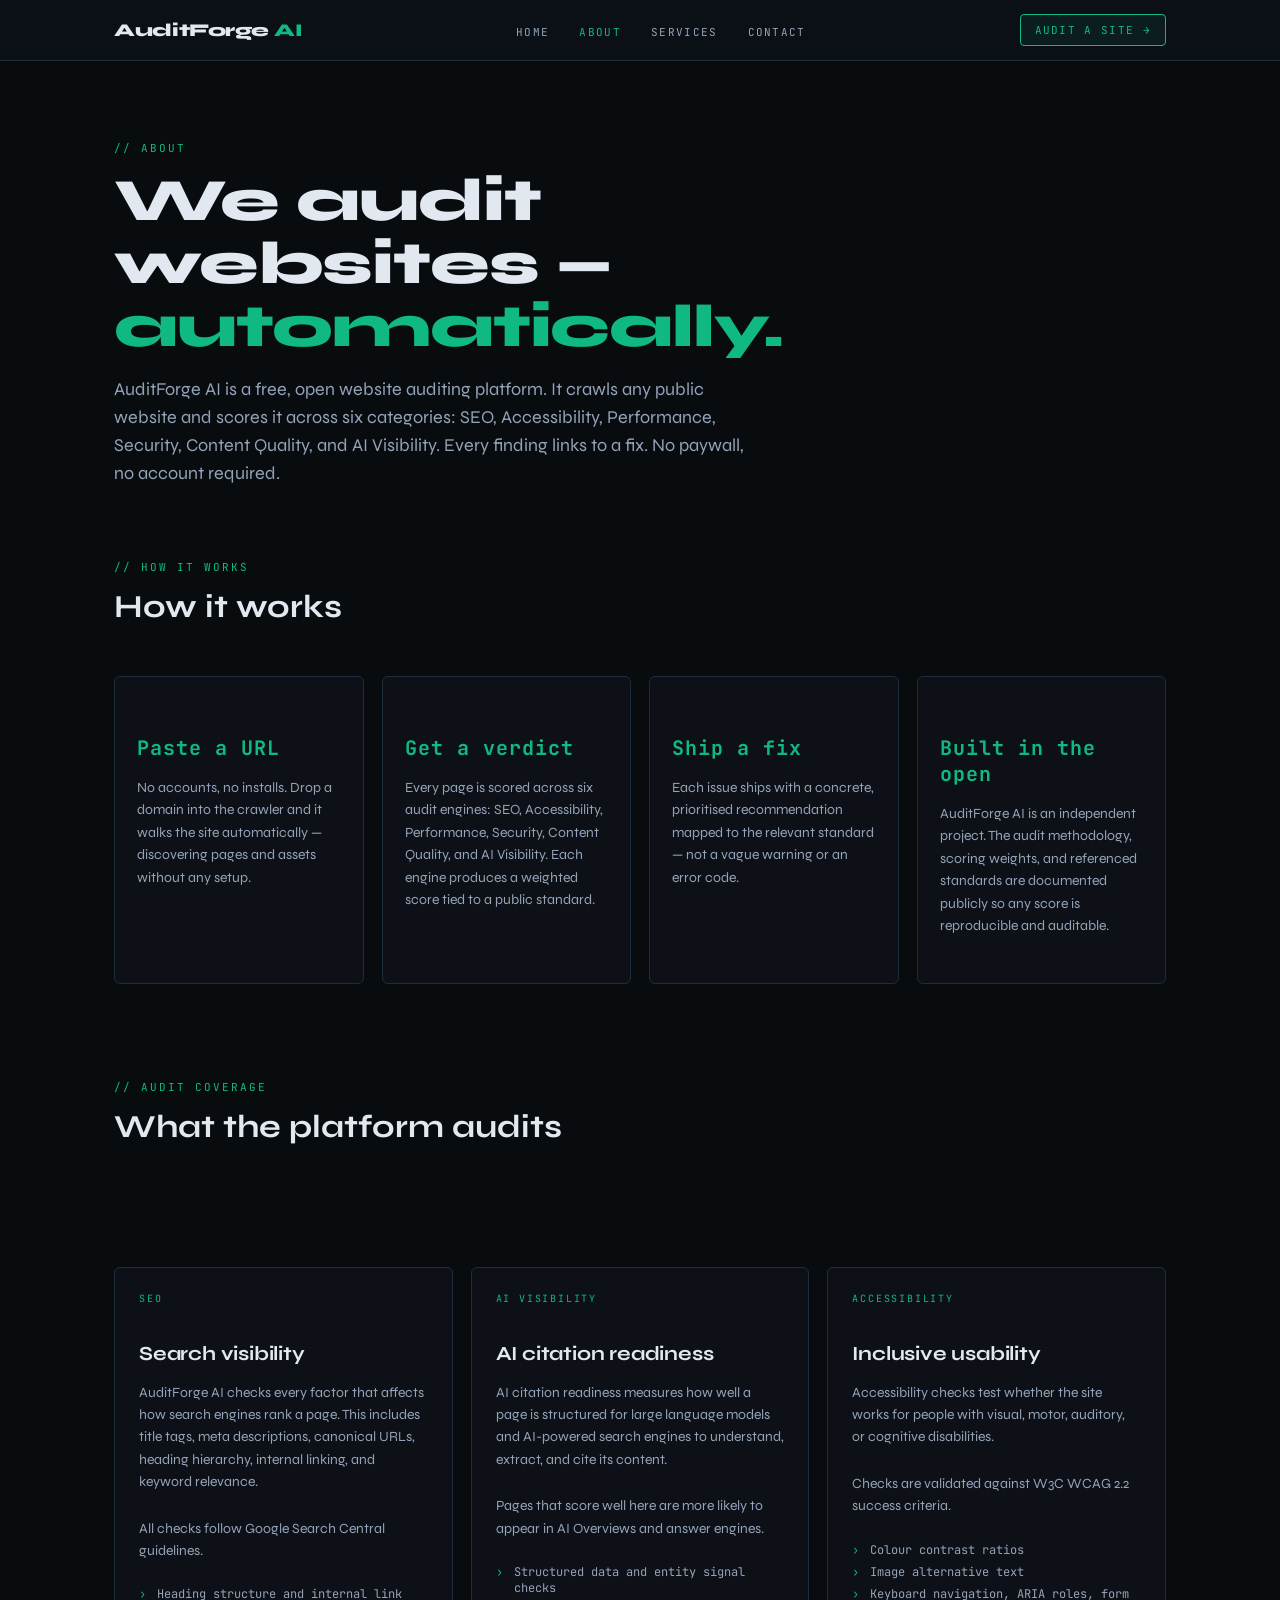
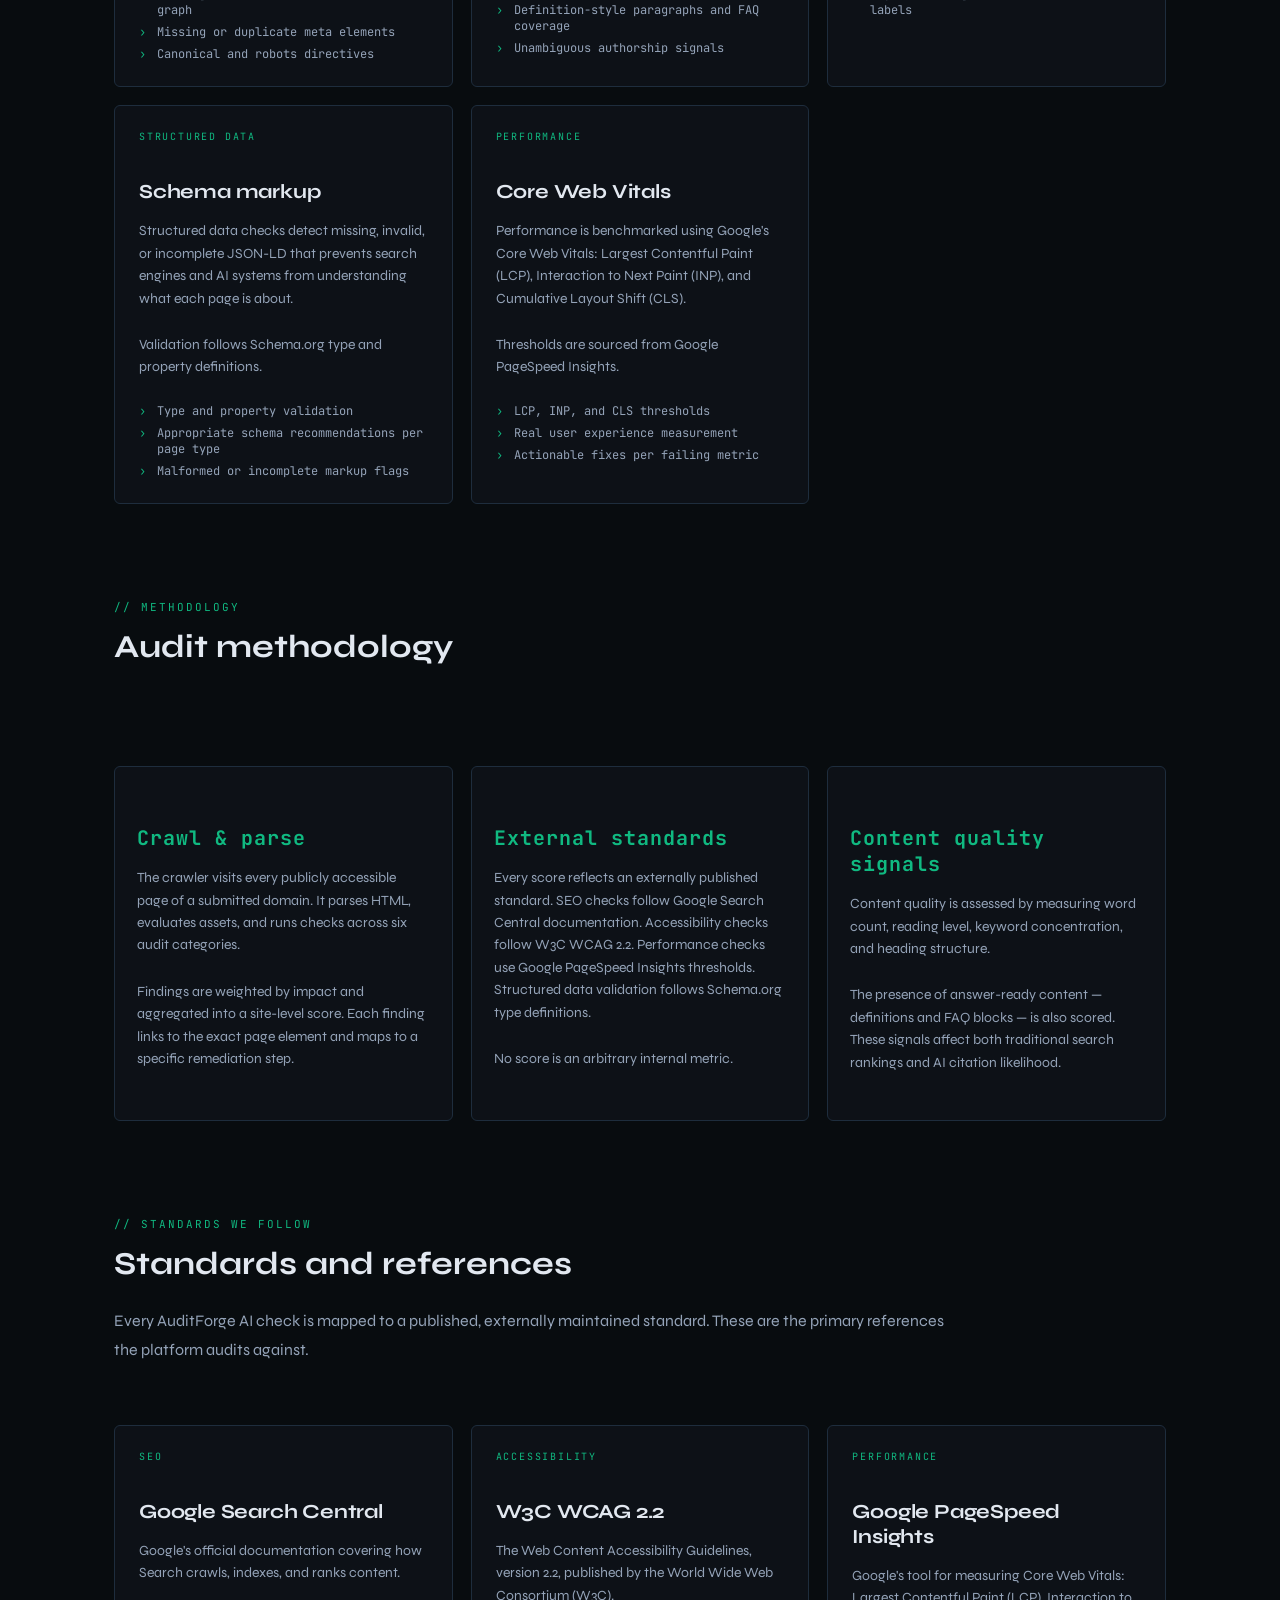
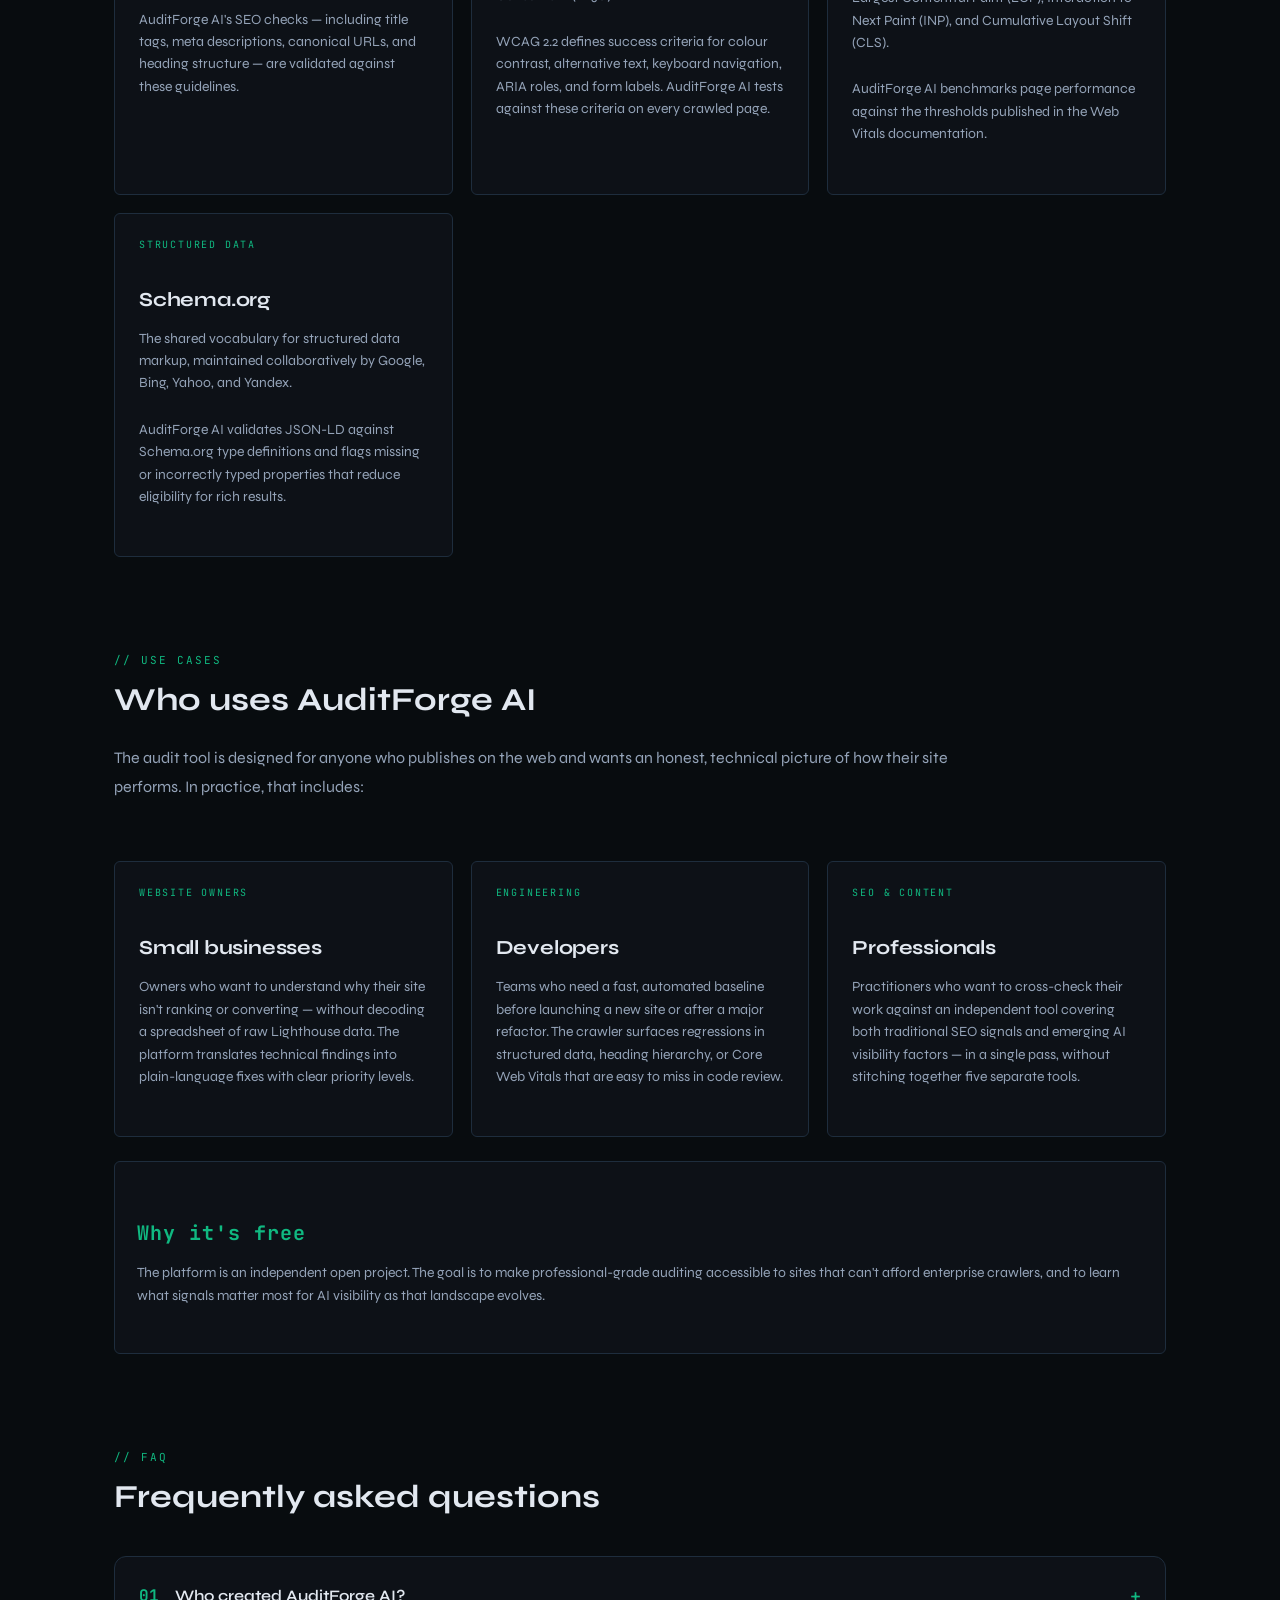
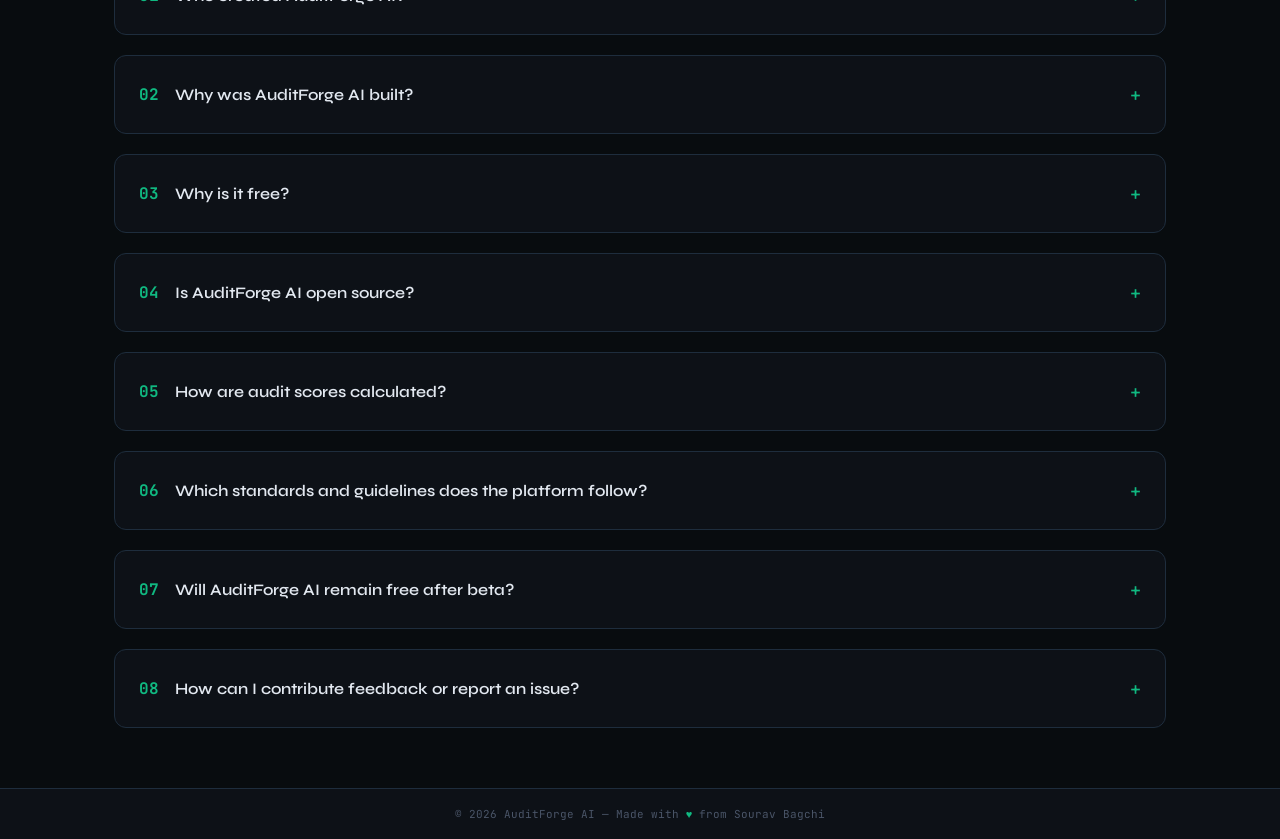
<file: about.html>
<!DOCTYPE html>
<html lang="en">
<head>
<meta charset="UTF-8">
<meta name="viewport" content="width=device-width, initial-scale=1.0">
<title>About AuditForge AI – Free SEO & AI Visibility Auditor</title>

<meta name="description" content="Learn about AuditForge AI, a free website auditing platform focused on SEO, accessibility, performance, security, content quality and AI visibility.">

<link rel="canonical" href="https://audit-forge-ai.github.io/about">
<link rel="icon" type="image/svg+xml" sizes="32x32" href="/favicon/auditforgeai-favicon-32.svg">
<link rel="icon" type="image/svg+xml" sizes="16x16" href="/favicon/auditforgeai-favicon-16.svg">
<link rel="apple-touch-icon" type="image/svg+xml"   href="/favicon/auditforgeai-logo-512.svg">
<meta property="og:image" content="https://audit-forge-ai.github.io/favicon/auditforgeai-logo-512.svg">
<meta name="twitter:image" content="https://audit-forge-ai.github.io/favicon/auditforgeai-logo-512.svg">
<meta property="og:type" content="website">
<meta property="og:title" content="About AuditForge AI">
<meta property="og:description" content="Learn about AuditForge AI and our mission to make website auditing accessible for everyone.">
<meta property="og:url" content="https://audit-forge-ai.github.io/about">
<link rel="manifest" href="/manifest.json">
<meta name="theme-color" content="#22C55E">
<meta name="twitter:card" content="summary_large_image">
<meta name="twitter:title" content="About AuditForge AI">
<meta name="twitter:description" content="Free SEO & AI Visibility Auditor">
<link rel="preconnect" href="https://fonts.googleapis.com">
<link href="https://fonts.googleapis.com/css2?family=JetBrains+Mono:wght@400;500;700&family=Syne:wght@400;600;700;800&display=swap" rel="stylesheet">
<link rel="stylesheet" href="css/style.css">
  <!-- Google Tag Manager -->
<script>(function(w,d,s,l,i){w[l]=w[l]||[];w[l].push({'gtm.start':
new Date().getTime(),event:'gtm.js'});var f=d.getElementsByTagName(s)[0],
j=d.createElement(s),dl=l!='dataLayer'?'&l='+l:'';j.async=true;j.src=
'https://www.googletagmanager.com/gtm.js?id='+i+dl;f.parentNode.insertBefore(j,f);
})(window,document,'script','dataLayer','GTM-KGT7HV6L');</script>
<!-- End Google Tag Manager -->
<script type="application/ld+json">
{
  "@context":"https://schema.org",
  "@type":"AboutPage",
  "name":"About AuditForge AI",
  "url":"https://audit-forge-ai.github.io/about",
  "description":"Learn about AuditForge AI and its mission."
}
</script>
<script type="application/ld+json">
{
  "@context": "https://schema.org",
  "@type": "Organization",
  "name": "AuditForge AI",
  "url": "https://audit-forge-ai.github.io",
  "logo": "https://audit-forge-ai.github.io/favicon/auditforgeai-logo-512.svg",
  "description": "AuditForge AI is a free, open website auditing platform that scans public websites for SEO, accessibility, performance, security, content quality, and AI visibility issues. Checks are aligned with Google Search Central, W3C WCAG 2.2, Schema.org, and Google PageSpeed Insights.",
  "founder": {
    "@type": "Person",
    "name": "Sourav Bagchi"
  },
  "foundingDate": "2026",
  "knowsAbout": [
    "SEO Auditing",
    "Web Accessibility",
    "WCAG 2.2",
    "Core Web Vitals",
    "Largest Contentful Paint",
    "Interaction to Next Paint",
    "Cumulative Layout Shift",
    "Structured Data",
    "JSON-LD",
    "Schema.org",
    "AI Visibility",
    "Website Performance",
    "Google Search Central"
  ]
}
</script>
<script type="application/ld+json">
{
  "@context": "https://schema.org",
  "@type": "FAQPage",
  "mainEntity": [
    {
      "@type": "Question",
      "name": "Who created AuditForge AI?",
      "acceptedAnswer": {
        "@type": "Answer",
        "text": "AuditForge AI was created by Sourav Bagchi as an independent open project. It started as a personal tool to diagnose website underperformance and evolved into a full auditing platform covering SEO, accessibility, performance, security, content quality, and AI visibility."
      }
    },
    {
      "@type": "Question",
      "name": "Why was AuditForge AI built?",
      "acceptedAnswer": {
        "@type": "Answer",
        "text": "Most professional audit tools are expensive or opaque about their methodology. AuditForge AI was built to provide enterprise-level audit depth transparently and without a paywall, while also tracking the emerging importance of AI visibility as AI-powered search engines reshape organic traffic."
      }
    },
    {
      "@type": "Question",
      "name": "Why is AuditForge AI free?",
      "acceptedAnswer": {
        "@type": "Answer",
        "text": "The platform is free because the goal is access, not revenue. Small businesses, independent creators, and developers should not need to pay hundreds of dollars a month to find out if their site has a broken heading hierarchy or missing structured data. All audits are unlimited and free during beta."
      }
    },
    {
      "@type": "Question",
      "name": "Is AuditForge AI open source?",
      "acceptedAnswer": {
        "@type": "Answer",
        "text": "AuditForge AI is built in the open as an independent project with a focus on transparency. The audit methodology, scoring weights, and the standards each check references are documented so users understand exactly what a score means and why a finding was flagged."
      }
    },
    {
      "@type": "Question",
      "name": "How are audit scores calculated?",
      "acceptedAnswer": {
        "@type": "Answer",
        "text": "Each page is evaluated across six audit categories. Within each category, individual checks are weighted by their impact on search visibility, user experience, or AI citation likelihood. Weighted findings are aggregated into category scores, then combined into a site-level score. Every point lost traces to a documented rule and a specific page element."
      }
    },
    {
      "@type": "Question",
      "name": "Which standards and guidelines does AuditForge AI follow?",
      "acceptedAnswer": {
        "@type": "Answer",
        "text": "SEO checks follow Google Search Central documentation. Accessibility checks follow W3C WCAG 2.2 success criteria. Performance checks use Core Web Vitals thresholds from Google PageSpeed Insights. Structured data checks reference Schema.org type and property definitions. Every score is reproducible against these public sources."
      }
    },
    {
      "@type": "Question",
      "name": "Will AuditForge AI remain free after beta?",
      "acceptedAnswer": {
        "@type": "Answer",
        "text": "The intention is to keep a meaningful free tier permanently. Core auditing — SEO, accessibility, performance, and structured data checks — will remain free. Any future paid features will extend the platform rather than gate what is currently available."
      }
    },
    {
      "@type": "Question",
      "name": "How can I contribute feedback or report an issue?",
      "acceptedAnswer": {
        "@type": "Answer",
        "text": "Feedback is the most valuable input the project receives during beta. If an audit produces an incorrect finding, misses a real issue, or a score seems miscalibrated, the best way to report it is through the contact page. Bug reports, methodology questions, and feature suggestions are all welcome."
      }
    }
  ]
}
</script>
<script type="application/ld+json">
{
  "@context": "https://schema.org",
  "@type": "BreadcrumbList",
  "itemListElement": [
    {
      "@type": "ListItem",
      "position": 1,
      "name": "Home",
      "item": "https://audit-forge-ai.github.io/"
    },
    {
      "@type": "ListItem",
      "position": 2,
      "name": "About",
      "item": "https://audit-forge-ai.github.io/about"
    }
  ]
}
</script>
<script type="application/ld+json">
{
  "@context": "https://schema.org",
  "@type": "DefinedTermSet",
  "name": "AuditForge AI — Key Terms",
  "url": "https://audit-forge-ai.github.io/about",
  "hasDefinedTerm": [
    {
      "@type": "DefinedTerm",
      "name": "SEO Audit",
      "description": "An SEO audit is a structured review of a website's technical health, content quality, and search engine visibility that identifies issues preventing pages from ranking and provides prioritised steps to resolve them."
    },
    {
      "@type": "DefinedTerm",
      "name": "AI Visibility",
      "description": "AI visibility is the likelihood that a webpage's content will be discovered, correctly understood, and cited by AI-powered search systems. It is measured by structured data completeness, definition-style paragraphs, authorship clarity, and entity consistency."
    },
    {
      "@type": "DefinedTerm",
      "name": "Website Accessibility",
      "description": "Website accessibility is the practice of designing and building web pages so that people with visual, motor, auditory, or cognitive disabilities can use them, as defined by W3C WCAG 2.2."
    },
    {
      "@type": "DefinedTerm",
      "name": "Structured Data",
      "description": "Structured data is machine-readable information added to a webpage in JSON-LD format using the Schema.org vocabulary that tells search engines what the content means, not just what it says."
    },
    {
      "@type": "DefinedTerm",
      "name": "Core Web Vitals",
      "description": "Core Web Vitals are three performance metrics defined by Google: Largest Contentful Paint (LCP) measuring loading speed, Interaction to Next Paint (INP) measuring responsiveness, and Cumulative Layout Shift (CLS) measuring visual stability."
    },
    {
      "@type": "DefinedTerm",
      "name": "Content Quality",
      "description": "Content quality refers to how well a webpage serves the reader's intent, assessed by measuring word count, reading level, keyword concentration, heading structure, and the presence of answer-ready content such as definitions and FAQ blocks."
    }
  ]
}
</script>
</head>
<body>
  <!-- Google Tag Manager (noscript) -->
<noscript><iframe src="https://www.googletagmanager.com/ns.html?id=GTM-KGT7HV6L"
height="0" width="0" style="display:none;visibility:hidden"></iframe></noscript>
<!-- End Google Tag Manager (noscript) -->
<header>
  <div class="nav">
    <a href="index" class="brand">AuditForge<span> AI</span></a>
    <ul>
      <li><a class="link" href="index">Home</a></li>
      <li><a class="link active" href="about">About</a></li>
      <li><a class="link" href="services">Services</a></li>
      <li><a class="link" href="contact">Contact</a></li>
    </ul>
    <a class="cta" href="services">Audit a site →</a>
  </div>
</header>
<main>
<section class="hero" aria-labelledby="page-title">
    <div class="kicker">// About</div>
    <h1 id="page-title">We audit websites — <em>automatically.</em></h1>
<p class="lead">AuditForge AI is a free, open website auditing platform. It crawls any public website and scores it across six categories: SEO, Accessibility, Performance, Security, Content Quality, and AI Visibility. Every finding links to a fix. No paywall, no account required.</p>  </section>

  <article>

<section aria-labelledby="how-it-works-heading" class="content-block">
      <div class="kicker">// How it works</div>
      <h2 id="how-it-works-heading">How it works</h2>
<div class="grid">
        <div class="card">
          <h3>Paste a URL</h3>
          <p>No accounts, no installs. Drop a domain into the crawler and it walks the site automatically — discovering pages and assets without any setup.</p>
        </div>
        <div class="card">
          <h3>Get a verdict</h3>
          <p>Every page is scored across six audit engines: SEO, Accessibility, Performance, Security, Content Quality, and AI Visibility. Each engine produces a weighted score tied to a public standard.</p>
        </div>
        <div class="card">
          <h3>Ship a fix</h3>
          <p>Each issue ships with a concrete, prioritised recommendation mapped to the relevant standard — not a vague warning or an error code.</p>
        </div>
        <div class="card">
          <h3>Built in the open</h3>
          <p>AuditForge AI is an independent project. The audit methodology, scoring weights, and referenced standards are documented publicly so any score is reproducible and auditable.</p>
        </div>
      </div>
    </section>

<section aria-labelledby="what-we-audit-heading" class="content-block">
      <div class="kicker">// Audit Coverage</div>
      <h2 id="what-we-audit-heading">What the platform audits</h2>
      <div class="engines">

<div class="engines">

        <div class="engine">
          <div class="tag">SEO</div>
          <h3>Search visibility</h3>
          <p>AuditForge AI checks every factor that affects how search engines rank a page. This includes title tags, meta descriptions, canonical URLs, heading hierarchy, internal linking, and keyword relevance.</p>
          <p>All checks follow <a href="https://developers.google.com/search/docs" target="_blank" rel="noopener noreferrer">Google Search Central</a> guidelines.</p>
          <ul>
            <li>Heading structure and internal link graph</li>
            <li>Missing or duplicate meta elements</li>
            <li>Canonical and robots directives</li>
          </ul>
        </div>

        <div class="engine">
          <div class="tag">AI Visibility</div>
          <h3>AI citation readiness</h3>
          <p>AI citation readiness measures how well a page is structured for large language models and AI-powered search engines to understand, extract, and cite its content.</p>
          <p>Pages that score well here are more likely to appear in AI Overviews and answer engines.</p>
          <ul>
            <li>Structured data and entity signal checks</li>
            <li>Definition-style paragraphs and FAQ coverage</li>
            <li>Unambiguous authorship signals</li>
          </ul>
        </div>

        <div class="engine">
          <div class="tag">Accessibility</div>
          <h3>Inclusive usability</h3>
          <p>Accessibility checks test whether the site works for people with visual, motor, auditory, or cognitive disabilities.</p>
          <p>Checks are validated against <a href="https://www.w3.org/WAI/standards-guidelines/wcag/" target="_blank" rel="noopener noreferrer">W3C WCAG 2.2</a> success criteria.</p>
          <ul>
            <li>Colour contrast ratios</li>
            <li>Image alternative text</li>
            <li>Keyboard navigation, ARIA roles, form labels</li>
          </ul>
        </div>

        <div class="engine">
          <div class="tag">Structured Data</div>
          <h3>Schema markup</h3>
          <p>Structured data checks detect missing, invalid, or incomplete JSON-LD that prevents search engines and AI systems from understanding what each page is about.</p>
          <p>Validation follows <a href="https://schema.org" target="_blank" rel="noopener noreferrer">Schema.org</a> type and property definitions.</p>
          <ul>
            <li>Type and property validation</li>
            <li>Appropriate schema recommendations per page type</li>
            <li>Malformed or incomplete markup flags</li>
          </ul>
        </div>

        <div class="engine">
          <div class="tag">Performance</div>
          <h3>Core Web Vitals</h3>
          <p>Performance is benchmarked using Google's Core Web Vitals: Largest Contentful Paint (LCP), Interaction to Next Paint (INP), and Cumulative Layout Shift (CLS).</p>
          <p>Thresholds are sourced from <a href="https://pagespeed.web.dev" target="_blank" rel="noopener noreferrer">Google PageSpeed Insights</a>.</p>
          <ul>
            <li>LCP, INP, and CLS thresholds</li>
            <li>Real user experience measurement</li>
            <li>Actionable fixes per failing metric</li>
          </ul>
        </div>

      </div>
    </section>
<section aria-labelledby="methodology-heading" class="content-block">
      <div class="kicker">// Methodology</div>
      <h2 id="methodology-heading">Audit methodology</h2>
      <div class="grid">

<div class="grid">

        <div class="card">
          <h3>Crawl &amp; parse</h3>
          <p>The crawler visits every publicly accessible page of a submitted domain. It parses HTML, evaluates assets, and runs checks across six audit categories.</p>
          <p>Findings are weighted by impact and aggregated into a site-level score. Each finding links to the exact page element and maps to a specific remediation step.</p>
        </div>

        <div class="card">
          <h3>External standards</h3>
          <p>Every score reflects an externally published standard. SEO checks follow <a href="https://developers.google.com/search/docs" target="_blank" rel="noopener noreferrer">Google Search Central</a> documentation. Accessibility checks follow <a href="https://www.w3.org/WAI/standards-guidelines/wcag/" target="_blank" rel="noopener noreferrer">W3C WCAG 2.2</a>. Performance checks use <a href="https://pagespeed.web.dev" target="_blank" rel="noopener noreferrer">Google PageSpeed Insights</a> thresholds. Structured data validation follows <a href="https://schema.org" target="_blank" rel="noopener noreferrer">Schema.org</a> type definitions.</p>
          <p>No score is an arbitrary internal metric.</p>
        </div>

        <div class="card">
          <h3>Content quality signals</h3>
          <p>Content quality is assessed by measuring word count, reading level, keyword concentration, and heading structure.</p>
          <p>The presence of answer-ready content — definitions and FAQ blocks — is also scored. These signals affect both traditional search rankings and AI citation likelihood.</p>
        </div>

      </div>
    </section>
<section aria-labelledby="standards-heading" class="content-block">
  <div class="kicker">// Standards We Follow</div>
  <h2 id="standards-heading">Standards and references</h2>
  <p class="intro">Every AuditForge AI check is mapped to a published, externally maintained standard. These are the primary references the platform audits against.</p>

  <div class="engines">

    <div class="engine">
      <div class="tag">SEO</div>
      <h3><a href="https://developers.google.com/search/docs" target="_blank" rel="noopener noreferrer">Google Search Central</a></h3>
      <p>Google's official documentation covering how Search crawls, indexes, and ranks content.</p>
      <p>AuditForge AI's SEO checks — including title tags, meta descriptions, canonical URLs, and heading structure — are validated against these guidelines.</p>
    </div>

    <div class="engine">
      <div class="tag">Accessibility</div>
      <h3><a href="https://www.w3.org/WAI/standards-guidelines/wcag/" target="_blank" rel="noopener noreferrer">W3C WCAG 2.2</a></h3>
      <p>The Web Content Accessibility Guidelines, version 2.2, published by the World Wide Web Consortium (W3C).</p>
      <p>WCAG 2.2 defines success criteria for colour contrast, alternative text, keyboard navigation, ARIA roles, and form labels. AuditForge AI tests against these criteria on every crawled page.</p>
    </div>

    <div class="engine">
      <div class="tag">Performance</div>
      <h3><a href="https://pagespeed.web.dev" target="_blank" rel="noopener noreferrer">Google PageSpeed Insights</a></h3>
      <p>Google's tool for measuring Core Web Vitals: Largest Contentful Paint (LCP), Interaction to Next Paint (INP), and Cumulative Layout Shift (CLS).</p>
      <p>AuditForge AI benchmarks page performance against the thresholds published in the <a href="https://web.dev/explore/vitals" target="_blank" rel="noopener noreferrer">Web Vitals documentation</a>.</p>
    </div>

    <div class="engine">
      <div class="tag">Structured Data</div>
      <h3><a href="https://schema.org" target="_blank" rel="noopener noreferrer">Schema.org</a></h3>
      <p>The shared vocabulary for structured data markup, maintained collaboratively by Google, Bing, Yahoo, and Yandex.</p>
      <p>AuditForge AI validates JSON-LD against Schema.org type definitions and flags missing or incorrectly typed properties that reduce eligibility for rich results.</p>
    </div>

  </div>
</section>

<section aria-labelledby="who-uses-heading" class="content-block">     
  <div class="kicker">// Use Cases</div>
      <h2 id="who-uses-heading">Who uses AuditForge AI</h2>
      <p class="intro">The audit tool is designed for anyone who publishes on the web and wants an honest, technical picture of how their site performs. In practice, that includes:</p>
      <div class="engines">

        <article class="engine">
          <div class="tag">Website owners</div>
          <h3>Small businesses</h3>
          <p>Owners who want to understand why their site isn't ranking or converting — without decoding a spreadsheet of raw Lighthouse data. The platform translates technical findings into plain-language fixes with clear priority levels.</p>
        </article>

        <article class="engine">
          <div class="tag">Engineering</div>
          <h3>Developers</h3>
          <p>Teams who need a fast, automated baseline before launching a new site or after a major refactor. The crawler surfaces regressions in structured data, heading hierarchy, or Core Web Vitals that are easy to miss in code review.</p>
        </article>

        <article class="engine">
          <div class="tag">SEO &amp; Content</div>
          <h3>Professionals</h3>
          <p>Practitioners who want to cross-check their work against an independent tool covering both traditional SEO signals and emerging AI visibility factors — in a single pass, without stitching together five separate tools.</p>
        </article>

      </div>

      <aside style="margin-top:24px;">
        <div class="card">
          <h3>Why it's free</h3>
          <p>The platform is an independent open project. The goal is to make professional-grade auditing accessible to sites that can't afford enterprise crawlers, and to learn what signals matter most for AI visibility as that landscape evolves.</p>
        </div>
      </aside>
    </section>

<section aria-labelledby="faq-heading" class="content-block">
      <div class="kicker">// FAQ</div>
      <h2 id="faq-heading">Frequently asked questions</h2>
      <div class="faq-list">

      <details class="faq-item">
        <summary class="faq-question">
          <span class="faq-num"></span>
          <span class="faq-q-text">Who created AuditForge AI?</span>
          <span class="faq-icon"></span>
        </summary>
        <div class="faq-answer">
          <p>AuditForge AI was created by Sourav Bagchi as an independent open project. It started as a personal tool to diagnose why websites were underperforming in search and evolved into a full auditing platform covering SEO, accessibility, performance, security, content quality, and AI visibility.</p>
        </div>
      </details>

      <details class="faq-item">
        <summary class="faq-question">
          <span class="faq-num"></span>
          <span class="faq-q-text">Why was AuditForge AI built?</span>
          <span class="faq-icon"></span>
        </summary>
        <div class="faq-answer">
          <p>Most professional audit tools are expensive, opaque about their methodology, or require agency contracts to access. The platform was built to fill that gap — providing the same depth of analysis available in enterprise crawlers, presented transparently and without a paywall. A secondary motivation was tracking the emerging importance of AI visibility as AI-powered search engines begin to reshape organic traffic.</p>
        </div>
      </details>

      <details class="faq-item">
        <summary class="faq-question">
          <span class="faq-num"></span>
          <span class="faq-q-text">Why is it free?</span>
          <span class="faq-icon"></span>
        </summary>
        <div class="faq-answer">
          <p>The platform is free because the goal is access, not revenue. Small businesses, independent creators, and developers building side projects should not have to pay hundreds of dollars a month to find out if their site has a broken heading hierarchy or missing structured data. While the tool remains in beta, all audits are unlimited and free.</p>
        </div>
      </details>

      <details class="faq-item">
        <summary class="faq-question">
          <span class="faq-num"></span>
          <span class="faq-q-text">Is AuditForge AI open source?</span>
          <span class="faq-icon"></span>
        </summary>
        <div class="faq-answer">
          <p>AuditForge AI is built in the open as an independent project with a focus on transparency. The audit methodology, scoring weights, and the standards each check references are documented so users understand exactly what a score means and why a finding was flagged — rather than receiving a black-box number with no explanation.</p>
        </div>
      </details>

      <details class="faq-item">
        <summary class="faq-question">
          <span class="faq-num"></span>
          <span class="faq-q-text">How are audit scores calculated?</span>
          <span class="faq-icon"></span>
        </summary>
        <div class="faq-answer">
          <p>Each page is evaluated across six audit categories. Within each category, individual checks are weighted by their potential impact on search visibility, user experience, or AI citation likelihood. Weighted findings are aggregated into a category score, and category scores are combined into a site-level score. Every finding links to the specific page element and the external standard it violates, so there are no arbitrary deductions — every point lost traces to a documented rule.</p>
        </div>
      </details>

      <details class="faq-item">
        <summary class="faq-question">
          <span class="faq-num"></span>
          <span class="faq-q-text">Which standards and guidelines does the platform follow?</span>
          <span class="faq-icon"></span>
        </summary>
        <div class="faq-answer">
          <p>Audit checks are mapped to published, externally maintained standards rather than internal rules:</p>
          <ul>
            <li><strong>SEO</strong> — <a href="https://developers.google.com/search/docs" target="_blank" rel="noopener noreferrer">Google Search Central</a> documentation and best practices</li>
            <li><strong>Accessibility</strong> — <a href="https://www.w3.org/WAI/standards-guidelines/wcag/" target="_blank" rel="noopener noreferrer">W3C WCAG 2.2</a> success criteria</li>
            <li><strong>Performance</strong> — Core Web Vitals thresholds from <a href="https://pagespeed.web.dev" target="_blank" rel="noopener noreferrer">Google PageSpeed Insights</a></li>
            <li><strong>Structured data</strong> — Schema types and properties defined at <a href="https://schema.org" target="_blank" rel="noopener noreferrer">Schema.org</a></li>
          </ul>
          <p>This means every score is reproducible and auditable by the user against the same public sources.</p>
        </div>
      </details>

      <details class="faq-item">
        <summary class="faq-question">
          <span class="faq-num"></span>
          <span class="faq-q-text">Will AuditForge AI remain free after beta?</span>
          <span class="faq-icon"></span>
        </summary>
        <div class="faq-answer">
          <p>The intention is to keep a meaningful free tier permanently. Core auditing — SEO, accessibility, performance, and structured data checks — will remain free. If paid features are introduced in future, they will extend the platform rather than gate what is currently available. No decision on pricing has been made, and no timeline for leaving beta has been set.</p>
        </div>
      </details>

      <details class="faq-item">
        <summary class="faq-question">
          <span class="faq-num"></span>
          <span class="faq-q-text">How can I contribute feedback or report an issue?</span>
          <span class="faq-icon"></span>
        </summary>
        <div class="faq-answer">
          <p>Feedback is the most valuable input the project receives during beta. If an audit produces an incorrect finding, misses a real issue, or a score seems miscalibrated, reporting it directly improves accuracy for everyone. The best way to reach the team is through the <a href="contact">contact page</a>. Bug reports, methodology questions, and feature suggestions are all welcome.</p>
        </div>
      </details>

    </div>
  </section>
      </article>
</main>
<footer>
  © <span id="y"></span> AuditForge AI — Made with
  <span class="heart">♥</span> from Sourav Bagchi
</footer>
<script src="js/script.js"></script>
</body>
</html>
</file>
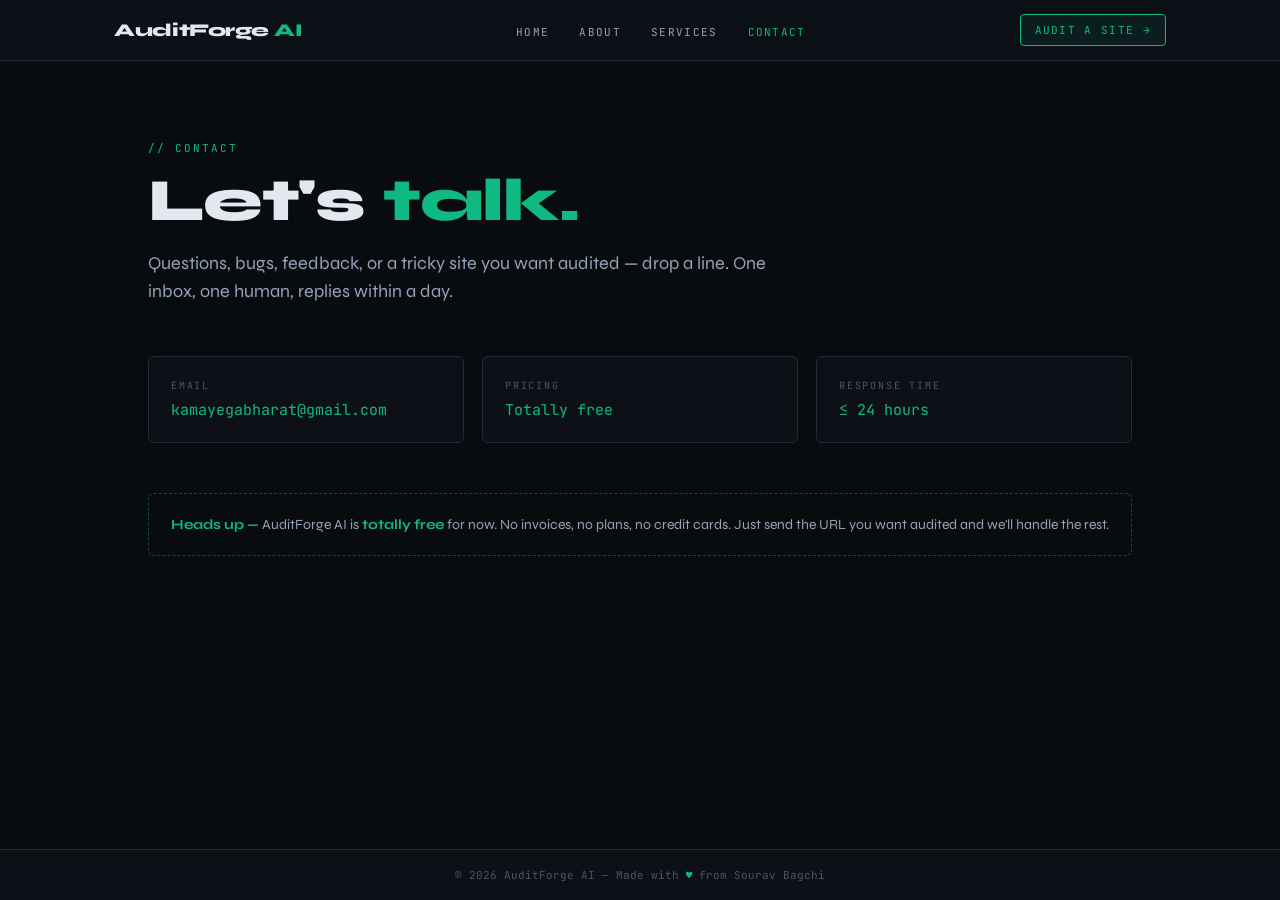
<file: contact.html>
<!DOCTYPE html>
<html lang="en">
<head>
<meta charset="UTF-8">
<meta name="viewport" content="width=device-width, initial-scale=1.0">
<title>Contact AuditForge AI – Support & Feedback</title>

<meta name="description" content="Contact AuditForge AI for support, bug reports, feature requests, feedback, and website audit inquiries.">

<link rel="canonical" href="https://audit-forge-ai.github.io/contact">
<link rel="icon" type="image/svg+xml" sizes="32x32" href="/favicon/auditforgeai-favicon-32.svg">
<link rel="icon" type="image/svg+xml" sizes="16x16" href="/favicon/auditforgeai-favicon-16.svg">
<link rel="apple-touch-icon" type="image/svg+xml"   href="/favicon/auditforgeai-logo-512.svg">
<meta property="og:image" content="https://audit-forge-ai.github.io/favicon/auditforgeai-logo-512.svg">
<meta name="twitter:image" content="https://audit-forge-ai.github.io/favicon/auditforgeai-logo-512.svg">
<meta property="og:type" content="website">
<meta property="og:title" content="Contact AuditForge AI">
<meta property="og:description" content="Get support, report bugs, or share feedback with AuditForge AI.">
<meta property="og:url" content="https://audit-forge-ai.github.io/contact">
<link rel="manifest" href="/manifest.json">
<meta name="theme-color" content="#22C55E">
<meta name="twitter:card" content="summary_large_image">
<meta name="twitter:title" content="Contact AuditForge AI">
<meta name="twitter:description" content="Support, bug reports, feedback, and audit inquiries.">
<link rel="preconnect" href="https://fonts.googleapis.com">
<link href="https://fonts.googleapis.com/css2?family=JetBrains+Mono:wght@400;500;700&family=Syne:wght@400;600;700;800&display=swap" rel="stylesheet">
<link rel="stylesheet" href="css/style.css">
  <!-- Google Tag Manager -->
<script>(function(w,d,s,l,i){w[l]=w[l]||[];w[l].push({'gtm.start':
new Date().getTime(),event:'gtm.js'});var f=d.getElementsByTagName(s)[0],
j=d.createElement(s),dl=l!='dataLayer'?'&l='+l:'';j.async=true;j.src=
'https://www.googletagmanager.com/gtm.js?id='+i+dl;f.parentNode.insertBefore(j,f);
})(window,document,'script','dataLayer','GTM-KGT7HV6L');</script>
<!-- End Google Tag Manager -->
<script type="application/ld+json">
{
  "@context":"https://schema.org",
  "@type":"ContactPage",
  "name":"Contact AuditForge AI",
  "url":"https://audit-forge-ai.github.io/contact",
  "description":"Contact page for AuditForge AI."
}
</script>
</head>
<body>
  <!-- Google Tag Manager (noscript) -->
<noscript><iframe src="https://www.googletagmanager.com/ns.html?id=GTM-KGT7HV6L"
height="0" width="0" style="display:none;visibility:hidden"></iframe></noscript>
<!-- End Google Tag Manager (noscript) -->
<header>
  <div class="nav">
    <a href="index.html" class="brand">AuditForge<span> AI</span></a>
    <ul>
      <li><a class="link" href="index.html">Home</a></li>
      <li><a class="link" href="about.html">About</a></li>
      <li><a class="link" href="services.html">Services</a></li>
      <li><a class="link active" href="contact.html">Contact</a></li>
    </ul>
    <a class="cta" href="services.html">Audit a site →</a>
  </div>
</header>
<main>
  <div class="kicker">// Contact</div>
  <h1>Let's <em>talk.</em></h1>
  <p class="lead">Questions, bugs, feedback, or a tricky site you want audited — drop a line. One inbox, one human, replies within a day.</p>

  <div class="row">
    <div class="card">
      <div class="label">Email</div>
      <div class="value"><a href="mailto:kamayegabharat@gmail.com">kamayegabharat@gmail.com</a></div>
    </div>
    <div class="card">
      <div class="label">Pricing</div>
      <div class="value">Totally free</div>
    </div>
    <div class="card">
      <div class="label">Response time</div>
      <div class="value">≤ 24 hours</div>
    </div>
  </div>

  <div class="note"><b>Heads up —</b> AuditForge AI is <b>totally free</b> for now. No invoices, no plans, no credit cards. Just send the URL you want audited and we'll handle the rest.</div>
</main>
<footer>
  © <span id="y"></span> AuditForge AI — Made with
  <span class="heart">♥</span> from Sourav Bagchi
</footer>
<script src="js/script.js"></script>
</body>
</html>
</file>
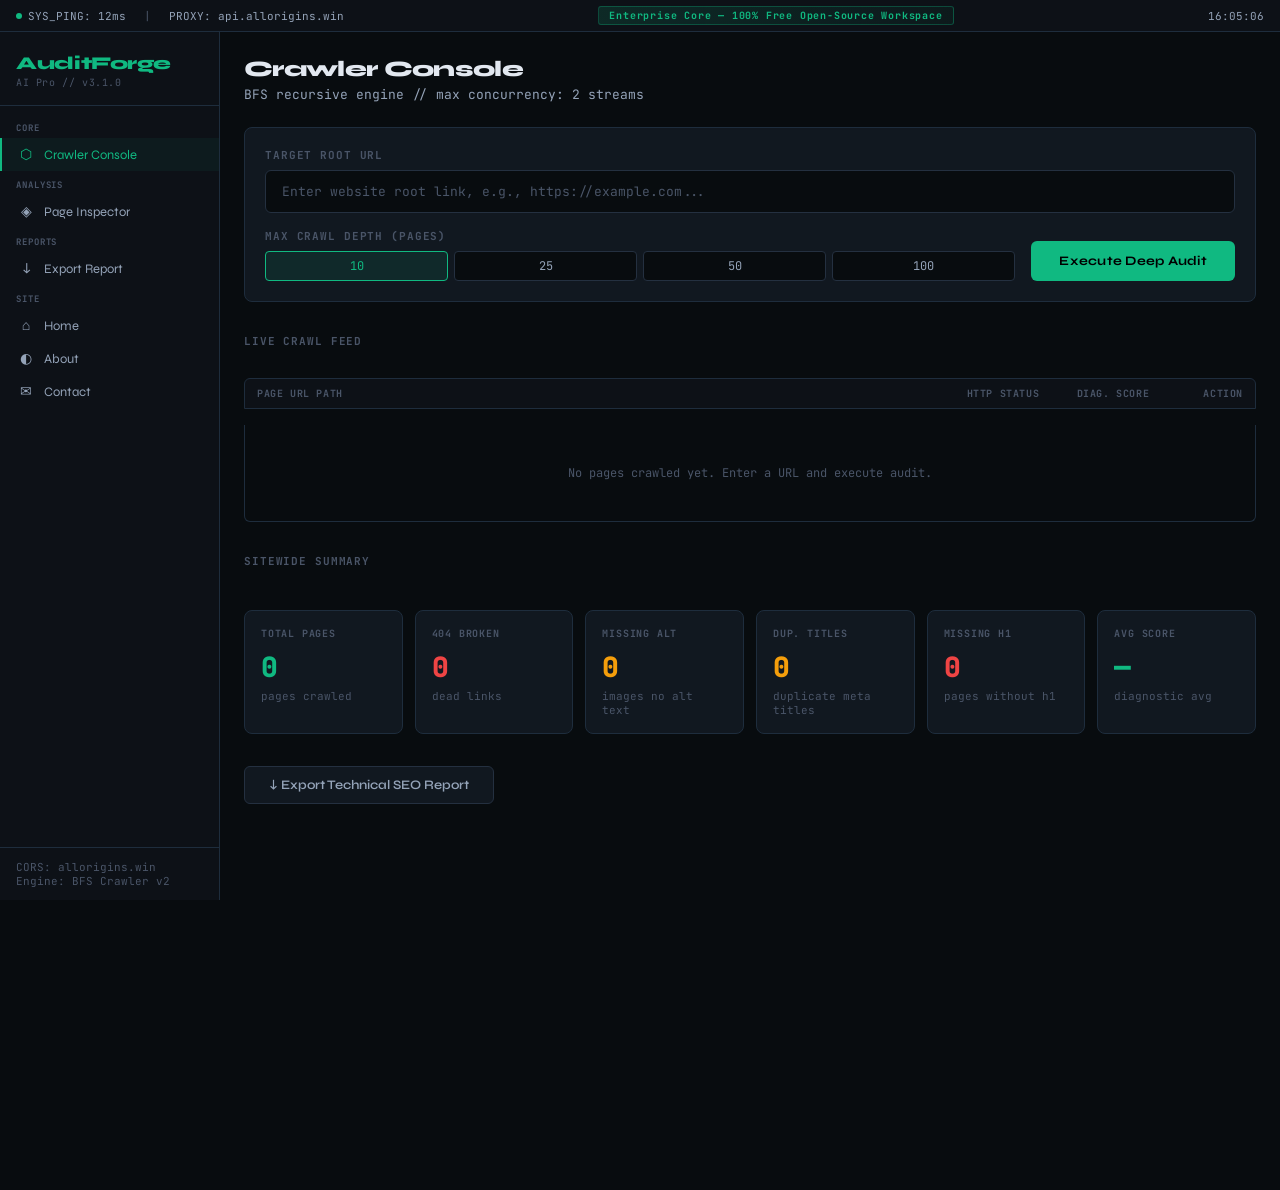
<file: service.html>
<!DOCTYPE html>
<html lang="en">
<head>
<meta charset="UTF-8">
<meta name="viewport" content="width=device-width, initial-scale=1.0">
<title>AuditForge AI Pro</title>
<link rel="preconnect" href="https://fonts.googleapis.com">
<link href="https://fonts.googleapis.com/css2?family=JetBrains+Mono:wght@400;500;700&family=Syne:wght@400;600;700;800&display=swap" rel="stylesheet">
<style>
*,*::before,*::after{box-sizing:border-box;margin:0;padding:0}
:root{
  --bg:#080C0F;
  --bg2:#0D1117;
  --bg3:#111820;
  --bg4:#161E28;
  --border:#1E2D3D;
  --border2:#243040;
  --green:#10B981;
  --green2:#059669;
  --green-dim:#0D4F35;
  --red:#EF4444;
  --red-dim:#4A1515;
  --amber:#F59E0B;
  --amber-dim:#4A3010;
  --blue:#3B82F6;
  --text:#E2E8F0;
  --text2:#94A3B8;
  --text3:#4A5568;
  --mono:'JetBrains Mono',monospace;
  --sans:'Syne',sans-serif;
}
html,body{height:100%;background:var(--bg);color:var(--text);font-family:var(--sans);overflow:hidden}
a{color:inherit;text-decoration:none}
button{cursor:pointer;font-family:var(--sans)}
input,select,textarea{font-family:var(--sans)}

/* SCROLLBAR */
::-webkit-scrollbar{width:4px;height:4px}
::-webkit-scrollbar-track{background:transparent}
::-webkit-scrollbar-thumb{background:var(--border2);border-radius:2px}

/* STATUS BAR */
#status-bar{
  height:32px;background:var(--bg2);border-bottom:1px solid var(--border);
  display:flex;align-items:center;justify-content:space-between;
  padding:0 16px;font-family:var(--mono);font-size:11px;color:var(--text2);
  flex-shrink:0;position:relative;z-index:100;
}
.status-ping{display:flex;align-items:center;gap:6px}
.ping-dot{width:6px;height:6px;background:var(--green);border-radius:50%;animation:pulse 2s infinite}
@keyframes pulse{0%,100%{opacity:1;box-shadow:0 0 0 0 rgba(16,185,129,.4)}50%{opacity:.7;box-shadow:0 0 0 4px rgba(16,185,129,0)}}
.enterprise-badge{
  background:linear-gradient(90deg,rgba(16,185,129,.15),rgba(16,185,129,.05));
  border:1px solid rgba(16,185,129,.3);
  color:var(--green);padding:2px 10px;border-radius:3px;font-size:10px;font-weight:700;letter-spacing:.08em;
}
#clock{color:var(--text2)}

/* LAYOUT */
#app{display:flex;height:calc(100vh - 32px);overflow:hidden}

/* SIDEBAR */
#sidebar{
  width:220px;flex-shrink:0;background:var(--bg2);border-right:1px solid var(--border);
  display:flex;flex-direction:column;overflow:hidden;
}
.sidebar-logo{
  padding:20px 16px 16px;border-bottom:1px solid var(--border);
}
.sidebar-logo .logo-mark{font-family:var(--sans);font-size:18px;font-weight:800;color:var(--green);letter-spacing:-.02em}
.sidebar-logo .logo-sub{font-size:10px;color:var(--text3);font-family:var(--mono);margin-top:2px;letter-spacing:.06em}
.sidebar-nav{flex:1;overflow-y:auto;padding:8px 0}
.nav-section{padding:8px 16px 4px;font-size:9px;font-weight:700;color:var(--text3);letter-spacing:.1em;text-transform:uppercase;font-family:var(--mono)}
.nav-item{
  display:flex;align-items:center;gap:10px;padding:8px 16px;
  font-size:13px;color:var(--text2);cursor:pointer;transition:all .15s;
  border-left:2px solid transparent;position:relative;
}
.nav-item:hover{color:var(--text);background:rgba(255,255,255,.03)}
.nav-item.active{color:var(--green);background:rgba(16,185,129,.06);border-left-color:var(--green)}
.nav-item .nav-icon{font-size:14px;width:16px;text-align:center}
.nav-badge{margin-left:auto;background:var(--red);color:#fff;font-size:9px;padding:1px 5px;border-radius:10px;font-family:var(--mono)}
.nav-badge.green{background:var(--green-dim);color:var(--green)}
.sidebar-bottom{padding:12px 16px;border-top:1px solid var(--border);font-size:11px;color:var(--text3);font-family:var(--mono)}

/* MAIN */
#main{flex:1;overflow:hidden;display:flex;flex-direction:column;min-width:0}

/* PANEL SYSTEM */
.panel{display:none;flex:1;flex-direction:column;overflow:hidden}
.panel.active{display:flex}

/* CRAWLER PANEL */
#panel-crawler{padding:24px;gap:16px;overflow-y:auto}
.panel-header{margin-bottom:8px}
.panel-title{font-size:22px;font-weight:800;color:var(--text);letter-spacing:-.03em}
.panel-subtitle{font-size:13px;color:var(--text2);margin-top:4px;font-family:var(--mono)}

.crawler-card{background:var(--bg3);border:1px solid var(--border);border-radius:8px;padding:20px}
.input-group{margin-bottom:16px}
.input-label{font-size:11px;font-weight:700;color:var(--text3);letter-spacing:.08em;text-transform:uppercase;font-family:var(--mono);margin-bottom:8px}
.url-input{
  width:100%;background:var(--bg);border:1px solid var(--border2);border-radius:6px;
  padding:12px 16px;font-family:var(--mono);font-size:13px;color:var(--text);
  transition:border-color .15s;outline:none;
}
.url-input:focus{border-color:var(--green)}
.url-input::placeholder{color:var(--text3)}

.controls-row{display:flex;align-items:flex-end;gap:16px;flex-wrap:wrap}
.slider-group{flex:1;min-width:200px}
.slider-track{display:flex;gap:6px;align-items:center;margin-top:8px}
.depth-btn{
  flex:1;padding:6px 4px;border:1px solid var(--border2);background:var(--bg);
  border-radius:4px;color:var(--text2);font-family:var(--mono);font-size:12px;
  transition:all .15s;
}
.depth-btn:hover{border-color:var(--border2);color:var(--text)}
.depth-btn.active{border-color:var(--green);background:rgba(16,185,129,.1);color:var(--green)}

.exec-btn{
  padding:12px 28px;background:var(--green);border:none;border-radius:6px;
  color:#000;font-weight:700;font-size:13px;letter-spacing:.02em;
  transition:all .15s;white-space:nowrap;display:flex;align-items:center;gap:8px;
}
.exec-btn:hover{background:var(--green2);transform:translateY(-1px)}
.exec-btn:active{transform:translateY(0)}
.exec-btn:disabled{opacity:.5;cursor:not-allowed;transform:none}
.exec-btn .spinner{width:14px;height:14px;border:2px solid rgba(0,0,0,.3);border-top-color:#000;border-radius:50%;animation:spin .6s linear infinite;display:none}
.exec-btn.loading .spinner{display:block}
.exec-btn.loading .btn-text{opacity:.7}
@keyframes spin{to{transform:rotate(360deg)}}

/* PROGRESS BAR */
.progress-bar-wrap{display:none;margin-top:12px}
.progress-bar-wrap.visible{display:block}
.progress-info{display:flex;justify-content:space-between;font-family:var(--mono);font-size:11px;color:var(--text2);margin-bottom:6px}
.progress-bar{height:3px;background:var(--border);border-radius:2px;overflow:hidden}
.progress-fill{height:100%;background:var(--green);border-radius:2px;transition:width .3s;width:0%}

/* CRAWL GRID */
.grid-header{
  display:grid;grid-template-columns:1fr 120px 100px 80px;
  padding:8px 12px;background:var(--bg2);border:1px solid var(--border);
  border-radius:6px 6px 0 0;font-family:var(--mono);font-size:10px;font-weight:700;
  color:var(--text3);letter-spacing:.06em;text-transform:uppercase;margin-top:4px;
}
#crawl-grid{
  border:1px solid var(--border);border-top:none;border-radius:0 0 6px 6px;
  overflow-y:auto;max-height:400px;
}
.grid-row{
  display:grid;grid-template-columns:1fr 120px 100px 80px;
  padding:10px 12px;border-bottom:1px solid var(--border);
  font-family:var(--mono);font-size:12px;align-items:center;
  transition:background .1s;cursor:pointer;
}
.grid-row:last-child{border-bottom:none}
.grid-row:hover{background:rgba(255,255,255,.02)}
.grid-row.new-row{animation:rowIn .3s ease-out}
@keyframes rowIn{from{opacity:0;transform:translateX(-8px)}to{opacity:1;transform:none}}
.url-cell{color:var(--text);overflow:hidden;text-overflow:ellipsis;white-space:nowrap;padding-right:8px}
.url-cell a{color:var(--text2)}
.status-cell{text-align:center}
.status-200{color:var(--green)}
.status-404{color:var(--red)}
.status-other{color:var(--amber)}
.score-cell{text-align:center}
.score-high{color:var(--green)}
.score-mid{color:var(--amber)}
.score-low{color:var(--red)}
.action-cell{text-align:right}
.drill-btn{
  padding:3px 10px;border:1px solid var(--border2);background:transparent;
  border-radius:3px;color:var(--text2);font-family:var(--mono);font-size:11px;
  transition:all .15s;
}
.drill-btn:hover{border-color:var(--green);color:var(--green)}
.empty-grid{padding:40px;text-align:center;color:var(--text3);font-family:var(--mono);font-size:12px}

/* SUMMARY CARDS */
.summary-cards{display:grid;grid-template-columns:repeat(auto-fit,minmax(140px,1fr));gap:12px;margin-top:16px}
.sum-card{background:var(--bg3);border:1px solid var(--border);border-radius:8px;padding:16px}
.sum-card-label{font-size:10px;font-weight:700;color:var(--text3);letter-spacing:.08em;text-transform:uppercase;font-family:var(--mono);margin-bottom:8px}
.sum-card-value{font-size:28px;font-weight:800;color:var(--green);font-family:var(--mono)}
.sum-card-value.red{color:var(--red)}
.sum-card-value.amber{color:var(--amber)}
.sum-card-sub{font-size:11px;color:var(--text3);margin-top:4px;font-family:var(--mono)}

.export-btn{
  margin-top:16px;padding:10px 24px;border:1px solid var(--border2);background:var(--bg3);
  border-radius:6px;color:var(--text2);font-size:13px;font-weight:600;
  transition:all .15s;display:flex;align-items:center;gap:8px;
}
.export-btn:hover{border-color:var(--green);color:var(--green)}

/* DRILLDOWN PANEL */
#panel-drilldown{overflow-y:auto;padding:24px;gap:20px}
.back-btn{
  display:flex;align-items:center;gap:6px;color:var(--text2);font-size:13px;
  font-family:var(--mono);background:none;border:none;padding:0;
  margin-bottom:16px;transition:color .15s;
}
.back-btn:hover{color:var(--green)}

/* MODULE TABS */
.module-tabs{display:flex;gap:2px;background:var(--bg2);border:1px solid var(--border);border-radius:6px;padding:3px}
.mod-tab{
  flex:1;padding:8px 6px;border:none;background:transparent;border-radius:4px;
  color:var(--text2);font-size:11px;font-weight:700;letter-spacing:.04em;font-family:var(--mono);
  transition:all .15s;text-align:center;
}
.mod-tab:hover{color:var(--text)}
.mod-tab.active{background:var(--bg4);color:var(--green)}

/* MODULE CONTAINERS */
.module-pane{display:none}
.module-pane.active{display:block}

/* MOD 1 - META */
.meta-layout{display:grid;grid-template-columns:1fr 1fr;gap:16px}
.meta-edit-group{display:flex;flex-direction:column;gap:12px}
.meta-field{background:var(--bg);border:1px solid var(--border2);border-radius:6px;overflow:hidden}
.meta-field-header{padding:8px 12px;background:var(--bg2);border-bottom:1px solid var(--border);font-size:10px;font-weight:700;color:var(--text3);letter-spacing:.06em;text-transform:uppercase;font-family:var(--mono);display:flex;justify-content:space-between;align-items:center}
.char-count{font-size:10px;font-family:var(--mono)}
.char-count.ok{color:var(--green)}
.char-count.warn{color:var(--amber)}
.char-count.bad{color:var(--red)}
.meta-input{width:100%;background:transparent;border:none;padding:10px 12px;color:var(--text);font-family:var(--mono);font-size:12px;resize:none;outline:none;min-height:60px}
.pixel-bar{height:4px;margin-top:0;transition:background .3s}
.pixel-bar.ok{background:var(--green)}
.pixel-bar.warn{background:var(--amber)}
.pixel-bar.bad{background:var(--red)}

/* SERP MOCKUP */
.serp-container{background:var(--bg);border:1px solid var(--border2);border-radius:6px;overflow:hidden}
.serp-toggle{display:flex;gap:4px;padding:8px 12px;background:var(--bg2);border-bottom:1px solid var(--border)}
.serp-btn{padding:4px 12px;border:1px solid transparent;background:transparent;border-radius:3px;color:var(--text2);font-family:var(--mono);font-size:11px;transition:all .15s}
.serp-btn.active{border-color:var(--border2);background:var(--bg3);color:var(--text)}
.serp-preview{padding:16px}
.serp-url{font-size:12px;color:#4ade80;font-family:var(--mono);margin-bottom:4px}
.serp-title{color:#8bb8ff;font-size:18px;font-weight:400;line-height:1.3;margin-bottom:4px;transition:font-size .2s}
.serp-desc{color:#bdc1c6;font-size:13px;line-height:1.5}
.serp-preview.mobile .serp-title{font-size:15px}
.serp-preview.mobile .serp-desc{font-size:12px}

/* MOD 2 - HEADING */
.heading-tree{font-family:var(--mono);font-size:12px;padding:12px}
.h-node{padding:6px 0;display:flex;align-items:flex-start;gap:8px}
.h-node .h-tag{font-size:10px;font-weight:700;letter-spacing:.06em;padding:1px 6px;border-radius:3px;flex-shrink:0;margin-top:1px}
.h-tag.h1{background:rgba(16,185,129,.15);color:var(--green);border:1px solid var(--green-dim)}
.h-tag.h2{background:rgba(59,130,246,.12);color:var(--blue);border:1px solid rgba(59,130,246,.2)}
.h-tag.h3{background:rgba(245,158,11,.12);color:var(--amber);border:1px solid var(--amber-dim)}
.h-tag.h4{background:rgba(139,92,246,.12);color:#a78bfa;border:1px solid rgba(139,92,246,.2)}
.h-node .h-text{color:var(--text);flex:1}
.h-node .h-err{color:var(--red);font-size:10px;margin-left:auto;white-space:nowrap;align-self:center}
.h-indent-1{margin-left:0}
.h-indent-2{margin-left:16px}
.h-indent-3{margin-left:32px}
.h-indent-4{margin-left:48px}
.heading-violations{margin-top:12px;background:var(--red-dim);border:1px solid rgba(239,68,68,.2);border-radius:6px;padding:12px}
.violation-item{color:var(--red);font-family:var(--mono);font-size:11px;margin-bottom:6px;display:flex;align-items:flex-start;gap:6px}
.violation-item:last-child{margin-bottom:0}

/* MOD 3 - SCHEMA */
.schema-layout{display:grid;grid-template-columns:280px 1fr;gap:16px}
.schema-controls{display:flex;flex-direction:column;gap:12px}
.schema-select{width:100%;background:var(--bg);border:1px solid var(--border2);border-radius:6px;padding:10px 12px;color:var(--text);font-family:var(--mono);font-size:13px;appearance:none;outline:none}
.schema-fields{display:flex;flex-direction:column;gap:8px}
.schema-field-row{display:flex;flex-direction:column;gap:4px}
.schema-label{font-size:10px;font-weight:700;color:var(--text3);letter-spacing:.06em;text-transform:uppercase;font-family:var(--mono)}
.schema-input{background:var(--bg);border:1px solid var(--border2);border-radius:4px;padding:8px 10px;color:var(--text);font-family:var(--mono);font-size:12px;outline:none;width:100%;transition:border-color .15s}
.schema-input:focus{border-color:var(--green)}
.schema-output{background:var(--bg);border:1px solid var(--border);border-radius:6px;overflow:hidden;display:flex;flex-direction:column}
.schema-output-header{padding:8px 12px;background:var(--bg2);border-bottom:1px solid var(--border);display:flex;justify-content:space-between;align-items:center;font-family:var(--mono);font-size:11px;color:var(--text3)}
.copy-btn{padding:4px 12px;border:1px solid var(--border2);background:transparent;border-radius:3px;color:var(--text2);font-family:var(--mono);font-size:11px;transition:all .15s}
.copy-btn:hover{border-color:var(--green);color:var(--green)}
.schema-code{padding:12px;overflow:auto;flex:1;font-family:var(--mono);font-size:11px;color:var(--green);line-height:1.6;white-space:pre;max-height:300px}

/* MOD 4 - AI RADAR */
.ai-radar{display:grid;grid-template-columns:1fr 1fr;gap:16px}
.radar-score-card{background:var(--bg2);border:1px solid var(--border);border-radius:8px;padding:20px;text-align:center}
.radar-score-ring{width:100px;height:100px;margin:0 auto 12px;position:relative}
.radar-score-ring svg{transform:rotate(-90deg)}
.radar-score-num{position:absolute;top:50%;left:50%;transform:translate(-50%,-50%);font-size:26px;font-weight:800;font-family:var(--mono)}
.radar-metrics{display:flex;flex-direction:column;gap:10px}
.radar-metric{background:var(--bg2);border:1px solid var(--border);border-radius:6px;padding:12px}
.radar-metric-label{font-family:var(--mono);font-size:11px;color:var(--text2);margin-bottom:8px;display:flex;justify-content:space-between}
.radar-bar{height:4px;background:var(--border);border-radius:2px;overflow:hidden;margin-top:4px}
.radar-fill{height:100%;border-radius:2px;transition:width 1s ease-out}
.radar-fill.high{background:var(--green)}
.radar-fill.mid{background:var(--amber)}
.radar-fill.low{background:var(--red)}

/* EMPTY STATE */
.empty-state{flex:1;display:flex;flex-direction:column;align-items:center;justify-content:center;color:var(--text3);font-family:var(--mono);gap:8px}
.empty-state-icon{font-size:40px;opacity:.3}
.empty-state-text{font-size:12px}

/* MOBILE */
@media(max-width:768px){
  #sidebar{display:none}
  .meta-layout{grid-template-columns:1fr}
  .schema-layout{grid-template-columns:1fr}
  .ai-radar{grid-template-columns:1fr}
  .summary-cards{grid-template-columns:1fr 1fr}
  .grid-header,.grid-row{grid-template-columns:1fr 80px 70px 60px;font-size:10px}
}

/* SCROLLABLE MAIN AREAS */
#panel-crawler,#panel-drilldown{overflow-y:auto}

/* Section divider */
.section-title{font-size:11px;font-weight:700;color:var(--text3);letter-spacing:.08em;text-transform:uppercase;font-family:var(--mono);margin-bottom:10px;margin-top:4px}
</style>
</head>
<body>

<!-- STATUS BAR -->
<div id="status-bar">
  <div class="status-ping">
    <div class="ping-dot"></div>
    <span>SYS_PING: <span id="ping-val">12ms</span></span>
    <span style="margin-left:12px;color:var(--text3)">|</span>
    <span style="margin-left:12px">PROXY: api.allorigins.win</span>
  </div>
  <div class="enterprise-badge">Enterprise Core — 100% Free Open-Source Workspace</div>
  <div id="clock"></div>
</div>

<div id="app">
  <!-- SIDEBAR -->
  <div id="sidebar">
    <div class="sidebar-logo">
      <div class="logo-mark">AuditForge</div>
      <div class="logo-sub">AI Pro // v3.1.0</div>
    </div>
    <nav class="sidebar-nav">
      <div class="nav-section">Core</div>
      <div class="nav-item active" data-panel="crawler">
        <span class="nav-icon">⬡</span> Crawler Console
      </div>
      <div class="nav-section">Analysis</div>
      <div class="nav-item" data-panel="drilldown" id="nav-drilldown">
        <span class="nav-icon">◈</span> Page Inspector
        <span class="nav-badge green" id="page-count-badge" style="display:none">0</span>
      </div>
      <div class="nav-section">Reports</div>
      <div class="nav-item" id="nav-export-sidebar">
        <span class="nav-icon">↓</span> Export Report
      </div>
      <div class="nav-section">Site</div>
      <a class="nav-item" href="index.html"><span class="nav-icon">⌂</span> Home</a>
      <a class="nav-item" href="about.html"><span class="nav-icon">◐</span> About</a>
      <a class="nav-item" href="contact.html"><span class="nav-icon">✉</span> Contact</a>
    </nav>
    <div class="sidebar-bottom">
      CORS: allorigins.win<br>
      Engine: BFS Crawler v2
    </div>
  </div>

  <!-- MAIN CONTENT -->
  <div id="main">

    <!-- CRAWLER PANEL -->
    <div class="panel active" id="panel-crawler">

      <div class="panel-header">
        <div class="panel-title">Crawler Console</div>
        <div class="panel-subtitle">BFS recursive engine // max concurrency: 2 streams</div>
      </div>

      <div class="crawler-card">
        <div class="input-group">
          <div class="input-label">Target Root URL</div>
          <input class="url-input" id="url-input" type="url" placeholder="Enter website root link, e.g., https://example.com...">
          <div id="url-error" style="display:none;margin-top:8px;padding:8px 12px;background:var(--red-dim);border:1px solid rgba(239,68,68,.25);border-radius:5px;font-family:var(--mono);font-size:11px;color:var(--red)">⛔ Invalid URL — please enter a full URL including https://</div>
        </div>
        <div class="controls-row">
          <div class="slider-group">
            <div class="input-label">Max Crawl Depth (pages)</div>
            <div class="slider-track">
              <button class="depth-btn active" data-val="10">10</button>
              <button class="depth-btn" data-val="25">25</button>
              <button class="depth-btn" data-val="50">50</button>
              <button class="depth-btn" data-val="100">100</button>
            </div>
          </div>
          <button class="exec-btn" id="exec-btn">
            <div class="spinner"></div>
            <span class="btn-text">Execute Deep Audit</span>
          </button>
        </div>
        <div class="progress-bar-wrap" id="progress-wrap">
          <div class="progress-info">
            <span id="progress-label">Initializing crawler...</span>
            <span id="progress-pct">0%</span>
          </div>
          <div class="progress-bar"><div class="progress-fill" id="progress-fill"></div></div>
        </div>
      </div>

      <!-- LIVE FEED -->
      <div class="section-title" style="margin-top:16px">Live Crawl Feed</div>
      <div class="grid-header">
        <div>Page URL Path</div>
        <div style="text-align:center">HTTP Status</div>
        <div style="text-align:center">Diag. Score</div>
        <div style="text-align:right">Action</div>
      </div>
      <div id="crawl-grid">
        <div class="empty-grid" id="grid-empty">No pages crawled yet. Enter a URL and execute audit.</div>
      </div>

      <!-- SUMMARY -->
      <div class="section-title" style="margin-top:16px">Sitewide Summary</div>
      <div class="summary-cards">
        <div class="sum-card">
          <div class="sum-card-label">Total Pages</div>
          <div class="sum-card-value" id="stat-total">0</div>
          <div class="sum-card-sub">pages crawled</div>
        </div>
        <div class="sum-card">
          <div class="sum-card-label">404 Broken</div>
          <div class="sum-card-value red" id="stat-404">0</div>
          <div class="sum-card-sub">dead links</div>
        </div>
        <div class="sum-card">
          <div class="sum-card-label">Missing Alt</div>
          <div class="sum-card-value amber" id="stat-alt">0</div>
          <div class="sum-card-sub">images no alt text</div>
        </div>
        <div class="sum-card">
          <div class="sum-card-label">Dup. Titles</div>
          <div class="sum-card-value amber" id="stat-dup">0</div>
          <div class="sum-card-sub">duplicate meta titles</div>
        </div>
        <div class="sum-card">
          <div class="sum-card-label">Missing H1</div>
          <div class="sum-card-value red" id="stat-noh1">0</div>
          <div class="sum-card-sub">pages without h1</div>
        </div>
        <div class="sum-card">
          <div class="sum-card-label">Avg Score</div>
          <div class="sum-card-value" id="stat-avg">—</div>
          <div class="sum-card-sub">diagnostic avg</div>
        </div>
      </div>

      <button class="export-btn" id="export-btn" style="align-self:flex-start;margin-top:16px">
        ↓ Export Technical SEO Report
      </button>
    </div>

    <!-- DRILLDOWN / INSPECTOR PANEL -->
    <div class="panel" id="panel-drilldown">
      <div id="drilldown-empty" class="empty-state">
        <div class="empty-state-icon">◎</div>
        <div class="empty-state-text">Select a page from the crawl grid to inspect</div>
        <div style="font-size:11px;margin-top:4px">Crawl a site first, then click Drilldown on any row</div>
      </div>

      <div id="drilldown-content" style="display:none;flex-direction:column;gap:16px">
        <button class="back-btn" id="back-btn">← Back to Crawler</button>

        <div>
          <div class="panel-title" id="dd-page-title">Page Inspector</div>
          <div class="panel-subtitle" id="dd-page-url" style="color:var(--green)"></div>
        </div>

        <!-- MODULE TABS -->
        <div class="module-tabs">
          <button class="mod-tab active" data-mod="meta">Metadata</button>
          <button class="mod-tab" data-mod="headings">Headings</button>
          <button class="mod-tab" data-mod="schema">Schema</button>
          <button class="mod-tab" data-mod="ai">AI Radar</button>
        </div>

        <!-- MODULE 1 - META -->
        <div class="module-pane active" id="mod-meta">
          <div class="meta-layout">
            <div class="meta-edit-group">
              <div class="meta-field">
                <div class="meta-field-header">
                  Title Tag
                  <span class="char-count" id="title-chars">0 chars</span>
                </div>
                <textarea class="meta-input" id="meta-title" rows="2" oninput="updateSerp()"></textarea>
                <div class="pixel-bar ok" id="title-bar"></div>
              </div>
              <div class="meta-field">
                <div class="meta-field-header">
                  Meta Description
                  <span class="char-count" id="desc-chars">0 chars</span>
                </div>
                <textarea class="meta-input" id="meta-desc" rows="4" oninput="updateSerp()"></textarea>
                <div class="pixel-bar ok" id="desc-bar"></div>
              </div>
            </div>
            <div class="meta-edit-group">
              <div class="serp-container">
                <div class="serp-toggle">
                  <button class="serp-btn active" id="serp-desktop" onclick="setSerp('desktop')">Desktop</button>
                  <button class="serp-btn" id="serp-mobile" onclick="setSerp('mobile')">Mobile</button>
                </div>
                <div class="serp-preview" id="serp-preview">
                  <div class="serp-url" id="serp-url-display">https://example.com</div>
                  <div class="serp-title" id="serp-title-display">Page Title</div>
                  <div class="serp-desc" id="serp-desc-display">Meta description will appear here...</div>
                </div>
              </div>
              <div style="background:var(--bg2);border:1px solid var(--border);border-radius:6px;padding:12px;font-family:var(--mono);font-size:11px">
                <div style="display:flex;justify-content:space-between;margin-bottom:6px">
                  <span style="color:var(--text3)">Title pixel width est.</span>
                  <span id="title-px" style="color:var(--text)">0px / 600px</span>
                </div>
                <div style="display:flex;justify-content:space-between">
                  <span style="color:var(--text3)">Desc pixel width est.</span>
                  <span id="desc-px" style="color:var(--text)">0px / 920px</span>
                </div>
              </div>
            </div>
          </div>
        </div>

        <!-- MODULE 2 - HEADINGS -->
        <div class="module-pane" id="mod-headings">
          <div style="background:var(--bg3);border:1px solid var(--border);border-radius:8px;overflow:hidden">
            <div style="padding:10px 14px;background:var(--bg2);border-bottom:1px solid var(--border);font-family:var(--mono);font-size:11px;color:var(--text2)">
              Semantic Heading Hierarchy
            </div>
            <div class="heading-tree" id="heading-tree"></div>
          </div>
          <div id="heading-violations-wrap" style="margin-top:12px"></div>
        </div>

        <!-- MODULE 3 - SCHEMA -->
        <div class="module-pane" id="mod-schema">
          <div class="schema-layout">
            <div class="schema-controls">
              <div>
                <div class="input-label" style="margin-bottom:8px">Schema Type</div>
                <select class="schema-select" id="schema-type" onchange="buildSchema()">
                  <option value="Organization">Organization</option>
                  <option value="Article">Article</option>
                  <option value="FAQPage">FAQ Dropdown</option>
                </select>
              </div>
              <div class="schema-fields" id="schema-fields"></div>
            </div>
            <div class="schema-output">
              <div class="schema-output-header">
                <span>JSON-LD Output // &lt;script type="application/ld+json"&gt;</span>
                <button class="copy-btn" onclick="copySchema()">Copy to Clipboard</button>
              </div>
              <div class="schema-code" id="schema-output"></div>
            </div>
          </div>
        </div>

        <!-- MODULE 4 - AI RADAR -->
        <div class="module-pane" id="mod-ai">
          <div class="ai-radar">
            <div class="radar-score-card">
              <div class="radar-score-ring">
                <svg width="100" height="100" viewBox="0 0 100 100">
                  <circle cx="50" cy="50" r="42" fill="none" stroke="#1E2D3D" stroke-width="8"/>
                  <circle id="radar-arc" cx="50" cy="50" r="42" fill="none" stroke="#10B981" stroke-width="8"
                    stroke-dasharray="264" stroke-dashoffset="264" stroke-linecap="round" style="transition:stroke-dashoffset 1.2s ease-out"/>
                </svg>
                <div class="radar-score-num" id="ai-score-num" style="color:var(--green)">—</div>
              </div>
              <div style="font-size:13px;font-weight:700;color:var(--text);margin-bottom:4px">LLM Extraction Score</div>
              <div style="font-size:11px;color:var(--text3);font-family:var(--mono)">AI parse readiness index</div>
            </div>
            <div class="radar-metrics" id="radar-metrics"></div>
          </div>
        </div>
      </div>
    </div>

  </div>
</div>

<script>
// ═══════════════════════════════════════
// SAFE DOM HELPERS
// ═══════════════════════════════════════
function el(id){ return document.getElementById(id); }
function qs(sel){ return document.querySelector(sel); }
function qsa(sel){ return [...document.querySelectorAll(sel)]; }

// Null-safe style setter
function setStyle(id, prop, val){
  const node = el(id);
  if(node){ node.style[prop] = val; }
  else { console.warn('AuditForge System Warning: #'+id+' not found in DOM.'); }
}
// Null-safe text setter
function setText(id, val){
  const node = el(id);
  if(node){ node.textContent = val; }
  else { console.warn('AuditForge System Warning: #'+id+' not found in DOM.'); }
}
// Null-safe class add/remove/toggle
function addCls(id, cls){  const n=el(id); if(n) n.classList.add(cls); }
function remCls(id, cls){  const n=el(id); if(n) n.classList.remove(cls); }
function setCls(id, cls){  const n=el(id); if(n) n.className = cls; }
// Null-safe innerHTML setter
function setHTML(id, html){ const n=el(id); if(n) n.innerHTML = html; }
// Null-safe attribute value getter with fallback
function getVal(id){ const n=el(id); return n ? n.value : ''; }
// Null-safe classList operation on NodeList
function clsAll(sel, method, cls){ qsa(sel).forEach(n=>n.classList[method](cls)); }

// ═══════════════════════════════════════
// CLOCK & PING
// ═══════════════════════════════════════
function updateClock(){
  const now = new Date();
  const t = now.toLocaleTimeString('en-US',{hour12:false,hour:'2-digit',minute:'2-digit',second:'2-digit'});
  setText('clock', t);
}
setInterval(updateClock,1000); updateClock();

setInterval(()=>{
  setText('ping-val', (Math.floor(Math.random()*30)+8)+'ms');
},3000);

// ═══════════════════════════════════════
// STATE
// ═══════════════════════════════════════
let crawledPages = [];
let maxPages = 10;
let isCrawling = false;
let currentPage = null;

// ═══════════════════════════════════════
// NAVIGATION
// ═══════════════════════════════════════
qsa('.nav-item[data-panel]').forEach(node=>{
  node.addEventListener('click',()=>{
    const target = node.dataset.panel;
    showPanel(target);
    clsAll('.nav-item','remove','active');
    node.classList.add('active');
  });
});

function showPanel(id){
  clsAll('.panel','remove','active');
  const p = el('panel-'+id);
  if(p) p.classList.add('active');
  else console.warn('AuditForge System Warning: panel-'+id+' not found in DOM.');
}

const backBtn = el('back-btn');
if(backBtn) backBtn.addEventListener('click',()=>{
  showPanel('crawler');
  const crawlerNav = qs('.nav-item[data-panel="crawler"]');
  if(crawlerNav) crawlerNav.click();
});

const navExport = el('nav-export-sidebar');
if(navExport) navExport.addEventListener('click', exportReport);
const exportBtn = el('export-btn');
if(exportBtn) exportBtn.addEventListener('click', exportReport);
const navDrilldown = el('nav-drilldown');
if(navDrilldown) navDrilldown.addEventListener('click',()=>{
  if(crawledPages.length===0) return;
  showPanel('drilldown');
});

// ═══════════════════════════════════════
// DEPTH BUTTONS
// ═══════════════════════════════════════
qsa('.depth-btn').forEach(btn=>{
  btn.addEventListener('click',()=>{
    clsAll('.depth-btn','remove','active');
    btn.classList.add('active');
    maxPages = parseInt(btn.dataset.val) || 10;
  });
});

// ═══════════════════════════════════════
// MODULE TABS
// ═══════════════════════════════════════
qsa('.mod-tab').forEach(tab=>{
  tab.addEventListener('click',()=>{
    clsAll('.mod-tab','remove','active');
    clsAll('.module-pane','remove','active');
    tab.classList.add('active');
    const mod = el('mod-'+tab.dataset.mod);
    if(mod) mod.classList.add('active');
    else console.warn('AuditForge System Warning: mod-'+tab.dataset.mod+' not found in DOM.');
  });
});

// ═══════════════════════════════════════
// PROXY FETCH — protocol-safe, CORS-bypass via allorigins
// ═══════════════════════════════════════
async function proxyFetch(url){
  // Block file: and other non-http protocols — they cannot be fetched by the proxy
  let parsed;
  try { parsed = new URL(url); } catch(e) { throw new Error('Malformed URL: '+url); }
  if(!parsed.protocol.startsWith('http')){
    throw new Error('Protocol "'+parsed.protocol+'" is not supported. Only http/https URLs can be crawled.');
  }
  const proxy = 'https://api.allorigins.win/get?url='+encodeURIComponent(url);
  let r;
  try {
    r = await fetch(proxy, {signal: AbortSignal.timeout(12000)});
  } catch(fetchErr) {
    throw new Error('Network error reaching proxy: '+fetchErr.message);
  }
  if(!r.ok) throw new Error('Proxy returned HTTP '+r.status+' for: '+url);
  let data;
  try { data = await r.json(); } catch(e) { throw new Error('Proxy response was not valid JSON.'); }
  if(!data || data.contents === null || data.contents === undefined){
    throw new Error('Proxy returned empty content for: '+url);
  }
  return data.contents || '';
}

// ═══════════════════════════════════════
// LINK EXTRACTOR
// ═══════════════════════════════════════
function extractLinks(html, base){
  const parser = new DOMParser();
  const doc = parser.parseFromString(html,'text/html');
  const links = new Set();
  const origin = new URL(base).origin;
  doc.querySelectorAll('a[href]').forEach(a=>{
    try{
      const abs = new URL(a.href, base).href;
      if(abs.startsWith(origin) && !abs.match(/#|mailto:|tel:|javascript:|\.pdf|\.jpg|\.png|\.gif|\.svg|\.zip/i)){
        const clean = abs.split('?')[0].split('#')[0].replace(/\/$/,'') || origin;
        links.add(clean);
      }
    }catch(e){}
  });
  return [...links];
}

// ═══════════════════════════════════════
// PAGE ANALYZER
// ═══════════════════════════════════════

function analyzePage(html, url){
  const parser = new DOMParser();
  const doc = parser.parseFromString(html,'text/html');

  const title = doc.querySelector('title')?.textContent?.trim() || '';
  const desc = doc.querySelector('meta[name="description"]')?.getAttribute('content')?.trim() || '';
  const h1s=[...doc.querySelectorAll('h1')].map(h=>h.textContent.trim());
  const h2s=[...doc.querySelectorAll('h2')].map(h=>h.textContent.trim());
  const h3s=[...doc.querySelectorAll('h3')].map(h=>h.textContent.trim());
  const h4s=[...doc.querySelectorAll('h4')].map(h=>h.textContent.trim());
  const imgs=[...doc.querySelectorAll('img')];
  const missingAlt=imgs.filter(img=>!img.getAttribute('alt')).length;

  const canonical=doc.querySelector('link[rel="canonical"]')?.href||'';
  const robotsMeta=doc.querySelector('meta[name="robots"]')?.content||'';
  const ogTitle=doc.querySelector('meta[property="og:title"]')?.content||'';
  const ogDesc=doc.querySelector('meta[property="og:description"]')?.content||'';
  const twitterCard=doc.querySelector('meta[name="twitter:card"]')?.content||'';
  const schemas=[...doc.querySelectorAll('script[type="application/ld+json"]')];

  const headingNodes=[];
  doc.querySelectorAll('h1,h2,h3,h4').forEach(h=>headingNodes.push({tag:h.tagName.toLowerCase(),text:h.textContent.trim()}));

  let score=100;
  if(!title) score-=15;
  if(!desc) score-=10;
  if(h1s.length===0) score-=15;
  if(h1s.length>1) score-=10;
  if(missingAlt>0) score-=Math.min(15,missingAlt*3);
  if(!canonical) score-=8;
  if(!robotsMeta) score-=5;
  if(!ogTitle || !ogDesc) score-=8;
  if(!twitterCard) score-=5;
  if(!schemas.length) score-=10;
  score=Math.max(0,score);

  const semantic=doc.querySelectorAll('article,section,main,nav,aside').length;
  const lists=doc.querySelectorAll('ul,ol').length;
  const tables=doc.querySelectorAll('table').length;

  const aiScore=Math.min(100,Math.round(
    (semantic?20:0)+(lists?10:0)+(tables?10:0)+
    (schemas.length?25:0)+(canonical?10:0)+(desc?10:0)+
    (ogTitle?5:0)+(twitterCard?5:0)+(headingNodes.length?15:0)
  ));

  return {title,desc,h1s,h2s,h3s,h4s,headingNodes,missingAlt,score,aiScore,
  canonical,robotsMeta,ogTitle,ogDesc,twitterCard,schemaCount:schemas.length,url,html};
}

// ═══════════════════════════════════════
// CRAWL ENGINE
// ═══════════════════════════════════════
async function crawl(){
  const urlInput = el('url-input');
  if(!urlInput){ console.warn('AuditForge System Warning: url-input not found.'); return; }
  const url = urlInput.value.trim();
  if(!url || isCrawling) return;

  // Protocol guard — reject non-http before proxy attempt
  let rootUrl;
  const urlError = el('url-error');
  try {
    const parsed = new URL(url);
    if(!parsed.protocol.startsWith('http')) throw new Error('Non-http protocol: '+parsed.protocol);
    rootUrl = parsed.href;
    if(urlError) urlError.style.display = 'none';
  } catch(e) {
    if(urlError) urlError.style.display = 'block';
    console.warn('AuditForge System Warning: Invalid or non-http URL —', e.message);
    return;
  }

  // Reset state
  isCrawling = true;
  crawledPages = [];

  const execBtn = el('exec-btn');
  if(execBtn){ execBtn.classList.add('loading'); execBtn.disabled = true; }

  const crawlGrid = el('crawl-grid');
  if(crawlGrid) crawlGrid.innerHTML = '';
  const gridEmpty = el('grid-empty');
  if(gridEmpty) gridEmpty.style.display = 'none';
  const progressWrap = el('progress-wrap');
  if(progressWrap) progressWrap.classList.add('visible');
  updateStats();

  const visited = new Set();
  const queue = [rootUrl.replace(/\/$/,'')];
  visited.add(queue[0]);
  let pagesDone = 0;

  function setProgress(label, pct){
    const lbl   = el('progress-label');
    const pctEl = el('progress-pct');
    const fill  = el('progress-fill');
    if(lbl)   lbl.textContent   = label;
    if(pctEl) pctEl.textContent = Math.round(pct)+'%';
    if(fill)  fill.style.width  = Math.round(pct)+'%';
  }

  // BFS with concurrency=2, 500ms rate-limit delay
  while(queue.length > 0 && pagesDone < maxPages){
    const batch = queue.splice(0,2);
    setProgress('Crawling: '+batch[0].replace(/https?:\/\//,''), (pagesDone/maxPages)*100);

    await Promise.allSettled(batch.map(async pageUrl=>{
      if(pagesDone >= maxPages) return;
      await new Promise(r=>setTimeout(r,500));

      let status = 200, analysis = null;
      try{
        const html = await proxyFetch(pageUrl);
        if(!html) throw new Error('empty response');
        analysis = analyzePage(html, pageUrl);
        const links = extractLinks(html, pageUrl);
        links.forEach(l=>{
          if(!visited.has(l) && visited.size < maxPages*3){
            visited.add(l);
            queue.push(l);
          }
        });
      } catch(e){
        console.warn('AuditForge System Warning: fetch failed for "'+pageUrl+'" —', e.message);
        status = 404;
        analysis = {title:'',desc:'',headingNodes:[],h1s:[],missingAlt:0,score:0,aiScore:0,url:pageUrl,html:''};
      }

      const page = {...analysis, status, url:pageUrl, id:'p'+Date.now()+Math.random()};
      crawledPages.push(page);
      pagesDone++;
      addGridRow(page);
      updateStats();
    }));
  }

  setProgress('Audit complete — '+crawledPages.length+' pages analyzed', 100);
  if(execBtn){ execBtn.classList.remove('loading'); execBtn.disabled = false; }
  isCrawling = false;

  const badge = el('page-count-badge');
  if(badge){ badge.textContent = crawledPages.length; badge.style.display = 'block'; }
}

const execBtnBind = el('exec-btn');
if(execBtnBind) execBtnBind.addEventListener('click', crawl);
const urlInputBind = el('url-input');
if(urlInputBind) urlInputBind.addEventListener('input',()=>{
  const errEl = el('url-error');
  if(errEl) errEl.style.display = 'none';
});

// ═══════════════════════════════════════
// GRID ROW
// ═══════════════════════════════════════
function addGridRow(page){
  const grid = el('crawl-grid');
  if(!grid){ console.warn('AuditForge System Warning: crawl-grid not found.'); return; }
  const row = document.createElement('div');
  row.className = 'grid-row new-row';
  row.dataset.id = page.id;

  const path = page.url.replace(/https?:\/\/[^\/]+/,'') || '/';
  const statusClass = page.status === 200 ? 'status-200' : page.status === 404 ? 'status-404' : 'status-other';
  const statusText = page.status === 200 ? '200 OK' : page.status + ' Error';
  const scoreClass = page.score >= 75 ? 'score-high' : page.score >= 50 ? 'score-mid' : 'score-low';

  row.innerHTML = `
    <div class="url-cell" title="${page.url}">${path || '/'}</div>
    <div class="status-cell ${statusClass}">${statusText}</div>
    <div class="score-cell ${scoreClass}">${page.score}/100</div>
    <div class="action-cell"><button class="drill-btn" onclick="openDrilldown('${page.id}')">Inspect</button></div>
  `;
  grid.appendChild(row);
}

// ═══════════════════════════════════════
// STATS
// ═══════════════════════════════════════
function updateStats(){
  const total = crawledPages.length;
  const err404 = crawledPages.filter(p=>p.status===404).length;
  const altMissing = crawledPages.reduce((s,p)=>s+(p.missingAlt||0),0);
  const titles = crawledPages.map(p=>p.title).filter(Boolean);
  const dupTitles = titles.length - new Set(titles).size;
  const noH1 = crawledPages.filter(p=>p.h1s && p.h1s.length===0 && p.status===200).length;
  const scores = crawledPages.filter(p=>p.status===200).map(p=>p.score);
  const avg = scores.length ? Math.round(scores.reduce((a,b)=>a+b,0)/scores.length) : null;
  setText('stat-total', total);
  setText('stat-404',   err404);
  setText('stat-alt',   altMissing);
  setText('stat-dup',   dupTitles);
  setText('stat-noh1',  noH1);
  setText('stat-avg',   avg!==null ? avg : '—');
}

// ═══════════════════════════════════════
// DRILLDOWN
// ═══════════════════════════════════════
function openDrilldown(id){
  const page = crawledPages.find(p=>p.id===id);
  if(!page) return;
  currentPage = page;

  const ddEmpty   = el('drilldown-empty');
  const ddContent = el('drilldown-content');
  const ddUrl     = el('dd-page-url');
  if(ddEmpty)   ddEmpty.style.display   = 'none';
  if(ddContent) ddContent.style.display = 'flex';
  if(ddUrl)     ddUrl.textContent       = page.url;

  showPanel('drilldown');
  clsAll('.nav-item','remove','active');
  addCls('nav-drilldown','active');

  clsAll('.mod-tab','remove','active');
  clsAll('.module-pane','remove','active');
  const metaTab = qs('.mod-tab[data-mod="meta"]');
  if(metaTab) metaTab.classList.add('active');
  addCls('mod-meta','active');

  loadMeta(page);
  loadHeadings(page);
  loadAIRadar(page);
  initSchema(page);
}

// ═══════════════════════════════════════
// MODULE 1 - META
// ═══════════════════════════════════════
function loadMeta(page){
  const mt = el('meta-title'); if(mt) mt.value = page.title || '';
  const md = el('meta-desc');  if(md) md.value = page.desc  || '';
  setText('serp-url-display', page.url || '');
  updateSerp();
}

function updateSerp(){
  const title = getVal('meta-title');
  const desc  = getVal('meta-desc');

  const tLen = title.length;
  const tPx  = Math.round(tLen * 9.2);
  const tClass = tLen < 30 ? 'bad' : tLen <= 60 ? 'ok' : tLen <= 70 ? 'warn' : 'bad';
  setText('title-chars', tLen+' chars');
  setCls('title-chars',  'char-count '+tClass);
  setCls('title-bar',    'pixel-bar '+tClass);
  setText('title-px',    tPx+'px / 600px');

  const dLen = desc.length;
  const dPx  = Math.round(dLen * 6.8);
  const dClass = dLen < 70 ? 'warn' : dLen <= 160 ? 'ok' : 'bad';
  setText('desc-chars', dLen+' chars');
  setCls('desc-chars',  'char-count '+dClass);
  setCls('desc-bar',    'pixel-bar '+dClass);
  setText('desc-px',    dPx+'px / 920px');

  const serpTitle = title ? (title.length > 60 ? title.slice(0,57)+'...' : title) : 'Page Title';
  const serpDesc  = desc  ? (desc.length  > 160 ? desc.slice(0,157)+'...' : desc) : 'No description available.';
  setText('serp-title-display', serpTitle);
  setText('serp-desc-display',  serpDesc);
}

function setSerp(mode){
  const prev = el('serp-preview');
  if(prev) prev.className = 'serp-preview '+(mode==='mobile'?'mobile':'');
  const dBtn = el('serp-desktop'); if(dBtn) dBtn.classList.toggle('active', mode==='desktop');
  const mBtn = el('serp-mobile');  if(mBtn) mBtn.classList.toggle('active', mode==='mobile');
}

// ═══════════════════════════════════════
// MODULE 2 - HEADINGS
// ═══════════════════════════════════════
function loadHeadings(page){
  const tree = el('heading-tree');
  if(!tree){ console.warn('AuditForge System Warning: heading-tree not found.'); return; }
  const violations = [];

  if(!page.headingNodes || page.headingNodes.length === 0){
    tree.innerHTML = '<div style="color:var(--text3);font-size:12px;padding:8px">No heading elements found on this page.</div>';
    if(page.status===200) violations.push('No heading elements detected on this page.');
  } else {
    let html = '';
    const h1count = page.headingNodes.filter(h=>h.tag==='h1').length;
    let prevLevel = 0;

    page.headingNodes.forEach((h,i)=>{
      const level = parseInt(h.tag[1]);
      const indent = 'h-indent-'+level;
      const hasErr = (h.tag==='h1' && i>0 && page.headingNodes.slice(0,i).some(p=>p.tag==='h1'))
        || (level > prevLevel+1 && prevLevel>0);
      const errText = h.tag==='h1' && i>0 && page.headingNodes.slice(0,i).some(p=>p.tag==='h1')
        ? '⚠ duplicate H1' : (level > prevLevel+1 && prevLevel>0 ? `⚠ skipped H${prevLevel+1}` : '');
      html += `<div class="h-node ${indent}">
        <span class="h-tag ${h.tag}">${h.tag.toUpperCase()}</span>
        <span class="h-text">${h.text.slice(0,80)||'(empty)'}</span>
        ${errText ? `<span class="h-err">${errText}</span>` : ''}
      </div>`;
      prevLevel = level;
    });
    tree.innerHTML = html;

    // Violation analysis
    if(h1count === 0) violations.push('Missing H1 tag — every page must have exactly one H1 element.');
    if(h1count > 1) violations.push(`Duplicate H1 detected — found ${h1count} H1 tags on this page. Only 1 is permitted.`);

    let prev = 0;
    page.headingNodes.forEach(h=>{
      const l = parseInt(h.tag[1]);
      if(l > prev+1 && prev>0) violations.push(`Heading level skip: jumped from H${prev} to H${l} without intermediate H${prev+1}.`);
      prev = l;
    });
  }

  const vWrap = el('heading-violations-wrap');
  if(!vWrap){ console.warn('AuditForge System Warning: heading-violations-wrap not found.'); return; }
  if(violations.length){
    vWrap.innerHTML = `<div class="heading-violations">${violations.map(v=>`<div class="violation-item">⛔ ${v}</div>`).join('')}</div>`;
  } else {
    vWrap.innerHTML = `<div style="background:rgba(16,185,129,.08);border:1px solid var(--green-dim);border-radius:6px;padding:10px 14px;font-family:var(--mono);font-size:11px;color:var(--green)">✓ Heading structure is valid — no SEO violations detected.</div>`;
  }
}

// ═══════════════════════════════════════
// MODULE 3 - SCHEMA
// ═══════════════════════════════════════
const schemaConfigs = {
  Organization:{
    fields:['Organization Name','Website URL','Logo URL','Phone Number','Description','Street Address','City','Country'],
    build(vals){
      return {
        "@context":"https://schema.org",
        "@type":"Organization",
        "name":vals[0]||"",
        "url":vals[1]||"",
        "logo":vals[2]||"",
        "telephone":vals[3]||"",
        "description":vals[4]||"",
        "address":{"@type":"PostalAddress","streetAddress":vals[5]||"","addressLocality":vals[6]||"","addressCountry":vals[7]||""}
      };
    }
  },
  Article:{
    fields:['Article Headline','Author Name','Date Published (YYYY-MM-DD)','Date Modified','Article URL','Publisher Name','Article Description'],
    build(vals){
      return {
        "@context":"https://schema.org",
        "@type":"Article",
        "headline":vals[0]||"",
        "author":{"@type":"Person","name":vals[1]||""},
        "datePublished":vals[2]||"",
        "dateModified":vals[3]||"",
        "url":vals[4]||"",
        "publisher":{"@type":"Organization","name":vals[5]||""},
        "description":vals[6]||""
      };
    }
  },
  FAQPage:{
    fields:['Question 1','Answer 1','Question 2','Answer 2','Question 3','Answer 3'],
    build(vals){
      const mainEntity=[];
      for(let i=0;i<vals.length;i+=2){
        if(vals[i]) mainEntity.push({"@type":"Question","name":vals[i],"acceptedAnswer":{"@type":"Answer","text":vals[i+1]||""}});
      }
      return {"@context":"https://schema.org","@type":"FAQPage","mainEntity":mainEntity};
    }
  }
};

function initSchema(page){
  buildSchemaFields();
  if(currentPage && currentPage.title){
    const inputs = qsa('.schema-input');
    if(inputs[0]) inputs[0].value = currentPage.title  || '';
    if(inputs[1]) inputs[1].value = currentPage.url    || '';
  }
  buildSchema();
}

function buildSchemaFields(){
  const typeEl = el('schema-type');
  if(!typeEl){ console.warn('AuditForge System Warning: schema-type not found.'); return; }
  const cfg  = schemaConfigs[typeEl.value];
  const wrap = el('schema-fields');
  if(!wrap){ console.warn('AuditForge System Warning: schema-fields not found.'); return; }
  wrap.innerHTML = cfg.fields.map((f,i)=>`
    <div class="schema-field-row">
      <label class="schema-label">${f}</label>
      <input class="schema-input" data-idx="${i}" placeholder="${f}" oninput="buildSchema()">
    </div>
  `).join('');
  buildSchema();
}

function buildSchema(){
  const typeEl = el('schema-type');
  if(!typeEl) return;
  const cfg  = schemaConfigs[typeEl.value];
  const vals = qsa('.schema-input').map(i=>i.value);
  const obj  = cfg.build(vals);
  const jsonStr = `<script type="application/ld+json">\n${JSON.stringify(obj,null,2)}\n<\/script>`;
  const out = el('schema-output');
  if(out) out.textContent = jsonStr;
}

const schemaTypeBind = el('schema-type');
if(schemaTypeBind) schemaTypeBind.addEventListener('change', buildSchemaFields);

function copySchema(){
  const out = el('schema-output');
  if(!out) return;
  navigator.clipboard.writeText(out.textContent).then(()=>{
    const btn = qs('.copy-btn');
    if(!btn) return;
    btn.textContent = 'Copied!';
    btn.style.color = 'var(--green)';
    setTimeout(()=>{ btn.textContent='Copy to Clipboard'; btn.style.color=''; },2000);
  }).catch(e=>console.warn('AuditForge System Warning: clipboard write failed —', e.message));
}

// ═══════════════════════════════════════
// MODULE 4 - AI RADAR
// ═══════════════════════════════════════
function loadAIRadar(page){
  const score = page.aiScore || 0;
  const arc   = el('radar-arc');
  if(arc){
    const offset = 264 - (score/100)*264;
    setTimeout(()=>{ arc.style.strokeDashoffset = offset; }, 100);
    arc.style.stroke = score>=70?'var(--green)':score>=40?'var(--amber)':'var(--red)';
  } else { console.warn('AuditForge System Warning: radar-arc not found.'); }

  const numEl = el('ai-score-num');
  if(numEl){
    numEl.textContent = score;
    numEl.style.color = score>=70?'var(--green)':score>=40?'var(--amber)':'var(--red)';
  }

  const metrics = [
    {label:'Semantic HTML Landmarks',   val:Math.min(100,page.hasSemanticMarkup?85:15)},
    {label:'Structured Data / JSON-LD', val:page.hasSchema?90:10},
    {label:'Heading Hierarchy',         val:page.headingNodes&&page.headingNodes.length?70:20},
    {label:'Bulleted Lists / Tables',   val:Math.min(100,(page.hasLists||0)*20+(page.hasTables||0)*15)},
    {label:'Meta Description Present',  val:page.desc?80:5},
  ];

  const wrap = el('radar-metrics');
  if(!wrap){ console.warn('AuditForge System Warning: radar-metrics not found.'); return; }
  wrap.innerHTML = metrics.map(m=>{
    const cls   = m.val>=70?'high':m.val>=40?'mid':'low';
    const color = m.val>=70?'var(--green)':m.val>=40?'var(--amber)':'var(--red)';
    return `<div class="radar-metric">
      <div class="radar-metric-label">
        <span>${m.label}</span>
        <span style="color:${color};font-weight:700">${m.val}%</span>
      </div>
      <div class="radar-bar"><div class="radar-fill ${cls}" style="width:0%" data-target="${m.val}%"></div></div>
    </div>`;
  }).join('');

  setTimeout(()=>{
    qsa('.radar-fill').forEach(node=>{ node.style.width = node.dataset.target || '0%'; });
  },100);
}

// ═══════════════════════════════════════
// EXPORT REPORT
// ═══════════════════════════════════════
function exportReport(){
  const total = crawledPages.length;
  const err404 = crawledPages.filter(p=>p.status===404).length;
  const altMissing = crawledPages.reduce((s,p)=>s+(p.missingAlt||0),0);
  const titles = crawledPages.map(p=>p.title).filter(Boolean);
  const dupTitles = titles.length - new Set(titles).size;
  const scores = crawledPages.filter(p=>p.status===200).map(p=>p.score);
  const avg = scores.length ? Math.round(scores.reduce((a,b)=>a+b,0)/scores.length) : 0;
  const date = new Date().toLocaleString();

  const rows = crawledPages.map(p=>`
    <tr>
      <td style="max-width:300px;overflow:hidden;text-overflow:ellipsis;white-space:nowrap">${p.url}</td>
      <td style="text-align:center;color:${p.status===200?'#10B981':'#EF4444'}">${p.status}</td>
      <td style="text-align:center;color:${p.score>=75?'#10B981':p.score>=50?'#F59E0B':'#EF4444'}">${p.score}/100</td>
      <td style="text-align:center">${p.title||'<em style="color:#64748b">missing</em>'}</td>
      <td style="text-align:center">${p.missingAlt||0}</td>
    </tr>
  `).join('');

  const html = `<!DOCTYPE html>
<html lang="en">
<head><meta charset="UTF-8"><title>AuditForge SEO Report — ${date}</title>
<style>
body{font-family:'Segoe UI',system-ui,sans-serif;background:#080C0F;color:#E2E8F0;margin:0;padding:24px}
h1{font-size:28px;font-weight:800;color:#10B981;margin-bottom:4px}
.sub{color:#64748B;font-family:monospace;font-size:12px;margin-bottom:24px}
.cards{display:grid;grid-template-columns:repeat(auto-fit,minmax(150px,1fr));gap:12px;margin-bottom:24px}
.card{background:#0D1117;border:1px solid #1E2D3D;border-radius:8px;padding:16px}
.card-l{font-size:10px;font-weight:700;color:#4A5568;letter-spacing:.08em;text-transform:uppercase;margin-bottom:8px}
.card-v{font-size:26px;font-weight:800;font-family:monospace}
.green{color:#10B981}.red{color:#EF4444}.amber{color:#F59E0B}
table{width:100%;border-collapse:collapse;font-size:12px;font-family:monospace}
th{background:#0D1117;color:#64748B;text-transform:uppercase;font-size:10px;letter-spacing:.06em;padding:10px 12px;text-align:left;border-bottom:1px solid #1E2D3D}
td{padding:10px 12px;border-bottom:1px solid #1E2D3D;vertical-align:top}
tr:hover td{background:rgba(255,255,255,.02)}
</style>
</head>
<body>
<h1>AuditForge AI Pro — Technical SEO Report</h1>
<div class="sub">Generated: ${date} // Total pages crawled: ${total}</div>
<div class="cards">
  <div class="card"><div class="card-l">Total Pages</div><div class="card-v green">${total}</div></div>
  <div class="card"><div class="card-l">404 Broken</div><div class="card-v red">${err404}</div></div>
  <div class="card"><div class="card-l">Missing Alt</div><div class="card-v amber">${altMissing}</div></div>
  <div class="card"><div class="card-l">Dup Titles</div><div class="card-v amber">${dupTitles}</div></div>
  <div class="card"><div class="card-l">Avg Score</div><div class="card-v green">${avg}/100</div></div>
</div>
<table>
  <thead><tr><th>URL</th><th>Status</th><th>Score</th><th>Title</th><th>Missing Alt</th></tr></thead>
  <tbody>${rows}</tbody>
</table>

<section style="margin:24px;padding:20px;border:1px solid #444;border-radius:12px">
<h2>AuditForge V5 Roadmap</h2>
<p>This build has enhanced SEO and AI analysis. The following enterprise-grade modules are planned:</p>
<ul>
<li>robots.txt crawler & validation</li>
<li>sitemap.xml discovery & parsing</li>
<li>llms.txt discovery & validation</li>
<li>Security headers audit</li>
<li>Core Web Vitals / PageSpeed integration</li>
<li>Advanced schema validation</li>
<li>Accessibility audit</li>
<li>Expanded reporting dashboard</li>
</ul>
</section>

</body></html>`;

  const blob = new Blob([html],{type:'text/html'});
  const a = document.createElement('a');
  a.href = URL.createObjectURL(blob);
  a.download = 'auditforge-seo-report-'+Date.now()+'.html';
  a.click();
}

// Init schema on load
buildSchemaFields();
</script>

<section style="margin:24px;padding:20px;border:1px solid #444;border-radius:12px">
<h2>AuditForge V5 Roadmap</h2>
<p>This build has enhanced SEO and AI analysis. The following enterprise-grade modules are planned:</p>
<ul>
<li>robots.txt crawler & validation</li>
<li>sitemap.xml discovery & parsing</li>
<li>llms.txt discovery & validation</li>
<li>Security headers audit</li>
<li>Core Web Vitals / PageSpeed integration</li>
<li>Advanced schema validation</li>
<li>Accessibility audit</li>
<li>Expanded reporting dashboard</li>
</ul>
</section>

</body>
</html>
</file>
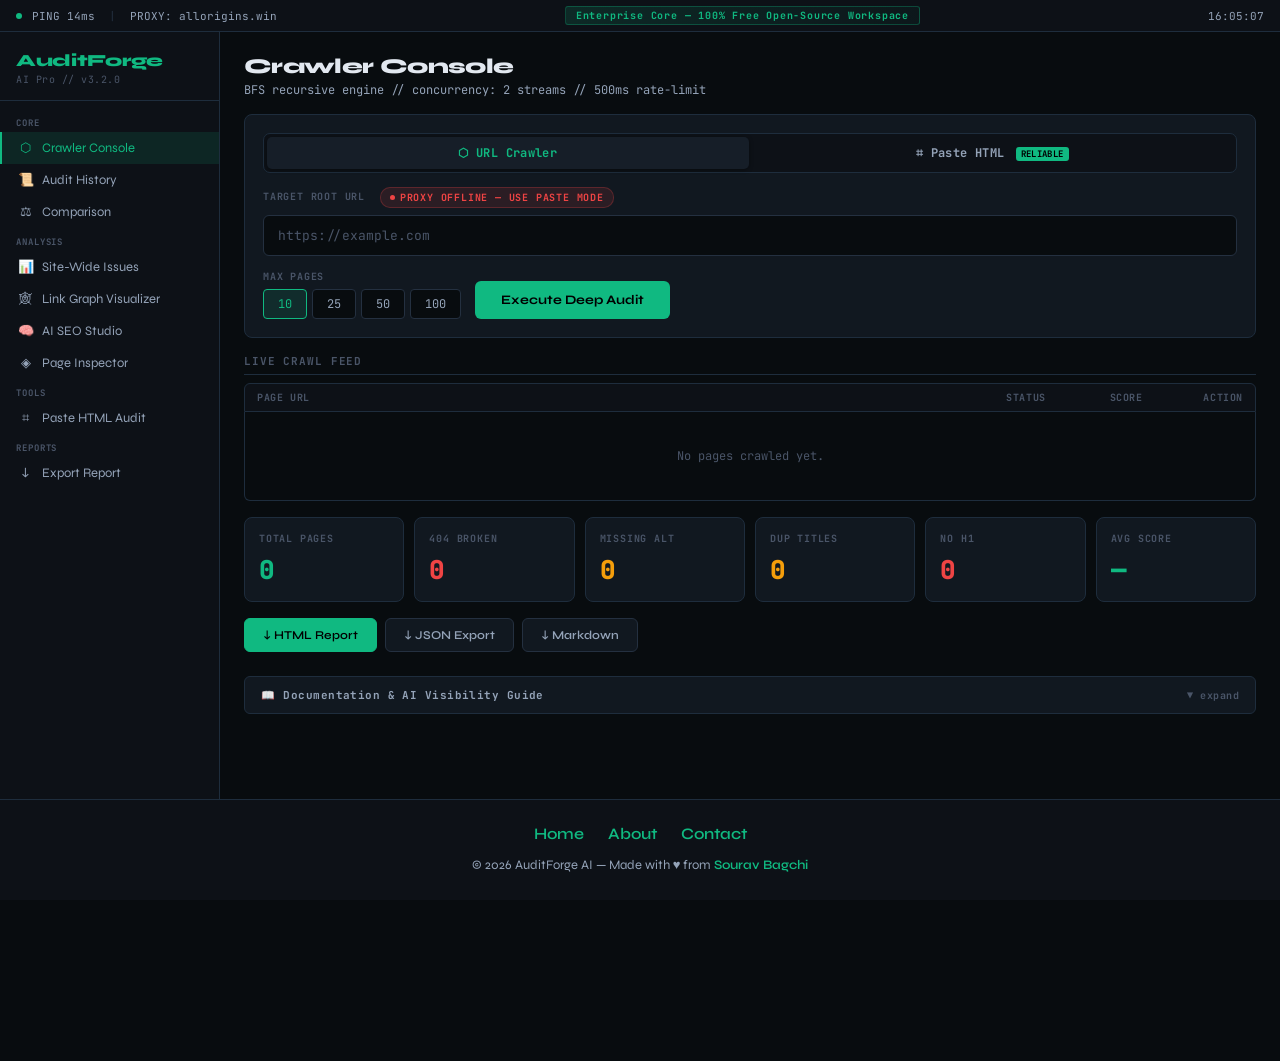
<file: services.html>
<!DOCTYPE html>
<html lang="en">
<head>
    <meta charset="UTF-8">
    <meta name="viewport" content="width=device-width, initial-scale=1.0">
    <title>AuditForge AI Pro – Free SEO & AI Visibility Auditor</title>
    <meta name="description" content="Free SEO, AI Visibility and Website Audit Tool. Analyze metadata, headings, accessibility, structured data and AI readiness.">

    <link rel="canonical" href="https://audit-forge-ai.github.io/services">
    <link rel="icon" type="image/svg+xml" sizes="32x32" href="/favicon/auditforgeai-favicon-32.svg">
    <link rel="icon" type="image/svg+xml" sizes="16x16" href="/favicon/auditforgeai-favicon-16.svg">
    <link rel="apple-touch-icon" type="image/svg+xml" href="/favicon/auditforgeai-logo-512.svg">
    <link rel="manifest" href="/manifest.json">
<meta name="theme-color" content="#22C55E">

    <!-- Enhanced Meta Tags for AI/GEO -->
    <meta name="twitter:card" content="summary_large_image">
    <meta name="twitter:title" content="AuditForge AI Pro – Free SEO & AI Visibility Audit Tool">
    <meta name="twitter:description" content="Analyze SEO, AI readiness, accessibility, structured data. Get instant scores on technical SEO, content quality, and AI visibility with our free web audit tool.">
    <meta name="twitter:image" content="https://audit-forge-ai.github.io/favicon/auditforgeai-logo-512.svg">
    <meta property="og:site_name" content="AuditForge AI Pro">
    <meta name="description" content="Free SEO, AI Visibility and Website Audit Tool. Analyze metadata, headings, accessibility, structured data, robots.txt, sitemap, and AI readiness. Get detailed scoring and actionable recommendations.">
    <!-- Open Graph / Social -->
    <meta property="og:type" content="website">
    <meta property="og:title" content="AuditForge AI Pro">
    <meta property="og:description" content="Free SEO, AI Visibility and Website Audit Tool.">
    <meta property="og:image" content="https://audit-forge-ai.github.io/favicon/auditforgeai-logo-512.svg">

    <!-- Fonts -->
    <link href="https://fonts.googleapis.com/css2?family=JetBrains+Mono:wght@400;500;700&family=Syne:wght@400;600;700;800&display=swap" rel="stylesheet">

    <!-- External CSS -->
    <link rel="stylesheet" href="css/services.css">
<!-- Google Tag Manager -->
<script>(function(w,d,s,l,i){w[l]=w[l]||[];w[l].push({'gtm.start':
new Date().getTime(),event:'gtm.js'});var f=d.getElementsByTagName(s)[0],
j=d.createElement(s),dl=l!='dataLayer'?'&l='+l:'';j.async=true;j.src=
'https://www.googletagmanager.com/gtm.js?id='+i+dl;f.parentNode.insertBefore(j,f);
})(window,document,'script','dataLayer','GTM-KGT7HV6L');</script>
<!-- End Google Tag Manager -->
<script type="application/ld+json">
    [
      {
        "@context":"https://schema.org",
        "@type":"WebApplication",
        "name":"AuditForge AI Pro",
        "applicationCategory":"SEOApplication",
        "operatingSystem":"Web",
        "description":"Free SEO and AI Visibility Auditor — analyze metadata, headings, accessibility, robots.txt, sitemap, and AI readiness.",
        "url":"https://audit-forge-ai.github.io/services",
        "offers":{
          "@type":"Offer",
          "price":"0",
          "priceCurrency":"USD",
          "availability":"https://schema.org/InStock"
        }
      },
      {
        "@context":"https://schema.org",
        "@type":"Organization",
        "name":"AuditForge AI Pro",
        "url":"https://audit-forge-ai.github.io",
        "logo":"https://audit-forge-ai.github.io/favicon/auditforgeai-logo-512.svg",
        "description":"Enterprise-grade SEO and AI visibility auditing platform powered by BFS crawl technology and advanced content analysis.",
        "sameAs":["https://github.com/audit-forge-ai"],
        "contactPoint":{
          "@type":"ContactPoint",
          "contactType":"Technical Support",
          "url":"https://github.com/audit-forge-ai/issues"
        }
      },
      {
        "@context":"https://schema.org",
        "@type":"BreadcrumbList",
        "itemListElement":[
          {
            "@type":"ListItem",
            "position":1,
            "name":"Home",
            "item":"https://audit-forge-ai.github.io"
          },
          {
            "@type":"ListItem",
            "position":2,
            "name":"Services",
            "item":"https://audit-forge-ai.github.io/services"
          },
          {
            "@type":"ListItem",
            "position":3,
            "name":"SEO Audit Tool",
            "item":"https://audit-forge-ai.github.io/services#crawler"
          }
        ]
      },
      {
        "@context":"https://schema.org",
        "@type":"FAQPage",
        "mainEntity":[
          {
            "@type":"Question",
            "name":"What is AuditForge AI Pro?",
            "acceptedAnswer":{
              "@type":"Answer",
              "text":"AuditForge AI Pro is a free, enterprise-grade SEO and AI visibility auditing platform. It crawls your website using breadth-first search (BFS) technology, analyzes on-page SEO signals (titles, descriptions, headings, alt text, schema), evaluates accessibility compliance, and scores your content for AI readiness — how likely it is to be cited by generative AI systems like ChatGPT, Gemini, and Claude."
            }
          },
          {
            "@type":"Question",
            "name":"How does the SEO audit work?",
            "acceptedAnswer":{
              "@type":"Answer",
              "text":"The crawler enters your root URL and uses breadth-first search to discover and analyze up to 100 pages on your site. For each page, it extracts: title tags, meta descriptions, H1-H6 hierarchy, image alt text, internal links, readability metrics, keyword density, structured data (JSON-LD), social meta tags, and robots/sitemap compliance. Each page receives a score from 0–100 based on technical SEO best practices. Results are stored locally in your browser — data never leaves your device."
            }
          },
          {
            "@type":"Question",
            "name":"What is AI Visibility and why does it matter?",
            "acceptedAnswer":{
              "@type":"Answer",
              "text":"AI Visibility refers to how discoverable and citable your content is by generative AI systems. It combines multiple signals: FAQ content, named entities, clear definitions, answer-ready paragraphs, structured data (schema), semantic HTML landmarks, and citations. High AI Visibility means your content is more likely to appear in AI-generated responses (GEO = Generative Engine Optimization). Unlike traditional SEO (Google rankings), GEO focuses on AI citation — appearing in ChatGPT, Claude, Gemini, and Perplexity responses."
            }
          },
          {
            "@type":"Question",
            "name":"Can I use AuditForge to audit pages behind login?",
            "acceptedAnswer":{
              "@type":"Answer",
              "text":"The URL Crawler uses a CORS proxy (allorigins.win) to fetch pages, which may not work for login-protected pages. However, the Paste HTML Audit mode lets you manually paste the full HTML source of any page — including authenticated pages — for analysis. This is the most reliable method for auditing private content."
            }
          },
          {
            "@type":"Question",
            "name":"What crawl limits does AuditForge have?",
            "acceptedAnswer":{
              "@type":"Answer",
              "text":"You can crawl up to 100 pages per audit (configurable: 10, 25, 50, or 100). The crawler respects a 500ms per-request rate limit and uses a 2-stream concurrency model to balance speed and politeness. All crawling happens in your browser — no pages are stored on our servers. Results are cached locally in browser storage (max 50 audits)."
            }
          },
          {
            "@type":"Question",
            "name":"How does the Paste HTML Audit mode work?",
            "acceptedAnswer":{
              "@type":"Answer",
              "text":"Copy the entire HTML source code of a page (View Source → Select All → Copy), paste it into the textarea, optionally set the page URL for context, and click Analyze. AuditForge parses the HTML, extracts all SEO signals, and scores the page immediately. This method bypasses CORS/proxy issues and is 100% reliable. All processing happens client-side — your HTML is never sent to any server."
            }
          },
          {
            "@type":"Question",
            "name":"What scores are most important for AI Visibility?",
            "acceptedAnswer":{
              "@type":"Answer",
              "text":"The AI Visibility score is weighted across 8 dimensions: FAQ Coverage (18%), Entity Signals (14%), Definitions (12%), Knowledge Chunks (15%), Conversational Intent (12%), Citations (8%), Structured Data / JSON-LD (12%), and Semantic HTML (9%). To reach high AI Visibility (80+), prioritize: clear FAQ sections, definition patterns (is/refers to/means), internal linking, structured data (FAQPage + Organization + Article schemas), and semantic HTML5 landmarks (main, article, section, nav, header, footer)."
            }
          },
          {
            "@type":"Question",
            "name":"Is my data stored on AuditForge servers?",
            "acceptedAnswer":{
              "@type":"Answer",
              "text":"No. AuditForge is 100% client-side. All crawling, parsing, analysis, and storage happens in your browser. Your audit history is stored in browser localStorage (up to 50 audits, max ~1MB per browser). Audit data is never transmitted to any external server. When you clear browser data, audit history is deleted. This privacy-first design means AuditForge works offline and respects your data completely."
            }
          }
        ]
      }
    ]
    </script>
</head>
<body>
    <!-- Google Tag Manager (noscript) -->
<noscript><iframe src="https://www.googletagmanager.com/ns.html?id=GTM-KGT7HV6L"
height="0" width="0" style="display:none;visibility:hidden"></iframe></noscript>
<!-- End Google Tag Manager (noscript) -->

    <!-- MOBILE MENU TOGGLE -->
    <button id="menuToggle" aria-label="Open navigation menu" onclick="toggleSidebar()">☰</button>
    <div id="sidebarOverlay" onclick="closeSidebar()"></div>

    <!-- STATUS BAR -->
    <div id="statusbar">
        <div style="display:flex;align-items:center;gap:4px">
            <span class="ping-dot"></span>
            <span>PING <span id="pingVal">14ms</span></span>
            <span style="margin:0 10px;color:var(--border2)">|</span>
            <span>PROXY: allorigins.win</span>
        </div>
        <div class="enterprise-badge">Enterprise Core — 100% Free Open-Source Workspace</div>
        <div id="clock" style="font-family:var(--mono)"></div>
    </div>

    <div id="app">
        <!-- SIDEBAR -->
        <div id="sidebar">
            <div class="logo">
                <div class="logo-name">AuditForge</div>
                <div class="logo-sub">AI Pro // v3.2.0</div>
            </div>
<nav>
                <div class="nav-sec">Core</div>
                <div class="nav-item active" data-panel="crawler">
                    <span class="ico">⬡</span> Crawler Console
                </div>
                <div class="nav-item" data-panel="history" id="navHistory">
                    <span class="ico">📜</span> Audit History
                </div>
                <div class="nav-item" data-panel="compare" id="navCompare">
                    <span class="ico">⚖</span> Comparison
                </div>
                <div class="nav-sec">Analysis</div>
                <div class="nav-item" data-panel="sitewide" id="navSiteWide">
                    <span class="ico">📊</span> Site-Wide Issues
                </div>
                <div class="nav-item" data-panel="graph" id="navGraph">
                    <span class="ico">🕸</span> Link Graph Visualizer
                </div>
                <div class="nav-item" data-panel="ai" id="navAI">
                    <span class="ico">🧠</span> AI SEO Studio
                </div>
                <div class="nav-item" data-panel="inspector" id="navInspector">
                    <span class="ico">◈</span> Page Inspector
                    <span class="nbadge g" id="pageBadge" style="display:none">0</span>
                </div>
                <div class="nav-sec">Tools</div>
                <!-- FIX: navPaste now uses setMode+showPanel instead of a missing panel -->
                <div class="nav-item" id="navPaste">
                    <span class="ico">⌗</span> Paste HTML Audit
                </div>
                <div class="nav-sec">Reports</div>
                <div class="nav-item" id="navExport">
                    <span class="ico">↓</span> Export Report
                </div>
            </nav>
            <div class="sidebar-foot">
                Engine: BFS // max 2 streams<br>
                CORS: allorigins.win proxy
            </div>
        </div>

        <!-- MAIN -->
        <div id="main">


        <!-- ══ CRAWLER PANEL ══ -->
<div class="panel active" id="panel-crawler">
    <div>
                    <div class="ph">Crawler Console</div>
                    <div class="ps">BFS recursive engine // concurrency: 2 streams // 500ms rate-limit</div>
                </div>

                <div class="card">
                    <!-- MODE TOGGLE -->
                    <div class="mode-bar">
                        <button class="mmode active" id="modeCrawl" onclick="setMode('crawl')">⬡ URL Crawler</button>
                        <button class="mmode" id="modePaste" onclick="setMode('paste')">⌗ Paste HTML <span style="font-size:9px;background:var(--green);color:#000;padding:1px 5px;border-radius:3px;margin-left:4px;font-weight:700">RELIABLE</span></button>
                    </div>

                    <!-- CRAWL MODE -->
                    <div id="crawlMode">
                        <div class="label">Target Root URL
                            <span class="proxy-pill busy" id="proxyPill"><span class="proxy-dot"></span>checking proxy…</span>
                        </div>
                        <input class="url-input" id="urlInput" type="url" placeholder="https://example.com">
                        <div class="err-banner" id="urlErr">⛔ Enter a valid https:// URL to crawl.</div>

                        <div class="row">
                            <div>
                                <div class="label" style="margin-bottom:6px">Max Pages</div>
                                <div class="depth-btns" id="depthBtns">
                                    <button class="dbtn active" data-v="10">10</button>
                                    <button class="dbtn" data-v="25">25</button>
                                    <button class="dbtn" data-v="50">50</button>
                                    <button class="dbtn" data-v="100">100</button>
                                </div>
                            </div>
                            <button class="exec-btn" id="execBtn">
                                <div class="spinner" id="spinner"></div>
                                <span id="btnTxt">Execute Deep Audit</span>
                            </button>
                        </div>

                        <div class="prog-wrap" id="progWrap">
                            <div class="prog-info"><span id="progLabel">Initializing…</span><span id="progPct">0%</span></div>
                            <div class="prog-track"><div class="prog-fill" id="progFill"></div></div>
                            <div class="prog-steps">
                                <div class="prog-step" data-step="robots">Robots.txt</div>
                                <div class="prog-step" data-step="sitemap">Sitemap</div>
                                <div class="prog-step" data-step="crawl">BFS Crawl</div>
                            </div>
                        </div>
                    </div>

                    <!-- PASTE MODE -->
                    <div id="pasteMode" style="display:none">
                        <div class="label">Page URL (optional)</div>
                        <input class="paste-url-input" id="pasteUrl" type="url" placeholder="https://example.com/page">
                        <div class="label" style="margin-top:12px">Raw HTML Source</div>
                        <textarea class="paste-area" id="pasteHtml" placeholder="Paste the full HTML source..."></textarea>
                        <div class="err-banner" id="pasteErr">⛔ Paste some HTML content first.</div>
                        <div style="margin-top:10px;display:flex;gap:10px">
                            <button class="exec-btn" onclick="runPasteAudit()">Analyze Pasted HTML</button>
                            <button onclick="clearPaste()" class="dbtn">Clear</button>
                        </div>
                    </div>
                </div>

                <div>
                    <div class="sec-title">Live Crawl Feed</div>
                    <div class="grid-head">
                        <div>Page URL</div>
                        <div style="text-align:center">Status</div>
                        <div style="text-align:center">Score</div>
                        <div style="text-align:right">Action</div>
                    </div>
                    <div id="grid"><div class="grid-empty" id="gridEmpty">No pages crawled yet.</div></div>
                </div>

                <!-- STATS — includes stDup and stNoH1 (were missing) -->
                <div class="sum-grid">
                    <div class="sum-card"><div class="sc-label">Total Pages</div><div class="sc-val g" id="stTotal">0</div></div>
                    <div class="sum-card"><div class="sc-label">404 Broken</div><div class="sc-val r" id="st404">0</div></div>
                    <div class="sum-card"><div class="sc-label">Missing Alt</div><div class="sc-val a" id="stAlt">0</div></div>
                    <div class="sum-card"><div class="sc-label">Dup Titles</div><div class="sc-val a" id="stDup">0</div></div>
                    <div class="sum-card"><div class="sc-label">No H1</div><div class="sc-val r" id="stNoH1">0</div></div>
                    <div class="sum-card"><div class="sc-label">Avg Score</div><div class="sc-val g" id="stAvg">—</div></div>
                </div>

                <!-- EXPORT BUTTONS — JSON and Markdown now have triggers -->
                <div class="export-group">
                    <button class="exp-btn primary" id="exportBtn">↓ HTML Report</button>
                    <button class="exp-btn" onclick="exportJSON()">↓ JSON Export</button>
                    <button class="exp-btn" onclick="exportMarkdown()">↓ Markdown</button>
                </div>
           <!-- ══ SEO DOCUMENTATION / GEO CONTENT ══ -->
                <details id="seoDocSection" style="margin-top:8px">
                    <summary style="cursor:pointer;padding:11px 16px;background:var(--bg3);border:1px solid var(--border);border-radius:6px;font-family:var(--mono);font-size:11px;font-weight:700;color:var(--text2);letter-spacing:.04em;list-style:none;display:flex;align-items:center;gap:8px;transition:all .15s">
                        <span style="color:var(--green)">📖</span>
                        Documentation &amp; AI Visibility Guide
                        <span style="margin-left:auto;font-size:10px;color:var(--text3)">▼ expand</span>
                    </summary>
                    <article style="padding:20px 4px 4px">
                        <section style="margin-bottom:20px">
                            <div class="card" style="padding:20px">
                                <p style="font-size:14px;line-height:1.7;color:var(--text);margin-bottom:12px">
                                    <strong>AuditForge AI Pro is a free, enterprise-grade SEO and AI visibility auditing platform</strong> that analyzes your website across five critical dimensions:
                                </p>
                                <ul style="list-style:none;padding:0;margin:0">
                                    <li style="padding:6px 0;border-bottom:1px solid var(--border);font-size:13px;color:var(--text2)">
                                        <strong style="color:var(--green)">Technical SEO:</strong> Title tags, meta descriptions, H1-H6 hierarchy, canonical tags, robots.txt, sitemap.xml, HTTPS compliance
                                    </li>
                                    <li style="padding:6px 0;border-bottom:1px solid var(--border);font-size:13px;color:var(--text2)">
                                        <strong style="color:var(--green)">Content Quality:</strong> Word count, readability (Flesch score), paragraph structure, internal linking, keyword density analysis
                                    </li>
                                    <li style="padding:6px 0;border-bottom:1px solid var(--border);font-size:13px;color:var(--text2)">
                                        <strong style="color:var(--green)">Accessibility:</strong> Alt text coverage, semantic HTML landmarks, ARIA attributes, heading hierarchy, lang attributes
                                    </li>
                                    <li style="padding:6px 0;border-bottom:1px solid var(--border);font-size:13px;color:var(--text2)">
                                        <strong style="color:var(--green)">Structured Data:</strong> JSON-LD schema detection (Organization, Article, FAQPage, BreadcrumbList, Product)
                                    </li>
                                    <li style="padding:6px 0;font-size:13px;color:var(--text2)">
                                        <strong style="color:var(--green)">AI Visibility:</strong> FAQ content, entity signals, definition patterns, knowledge chunks, conversational intent, citations (GEO readiness)
                                    </li>
                                </ul>
                            </div>
                        </section>

                        <section style="margin-bottom:20px">
                            <h2 style="font-size:18px;font-weight:700;margin-bottom:10px;color:var(--text)">
                                What is AI Visibility (GEO)?
                            </h2>
                            <div class="card" style="padding:16px">
                                <p style="font-size:13px;line-height:1.7;color:var(--text2);margin-bottom:10px">
                                    <strong style="color:var(--green)">AI Visibility refers to how discoverable and citable your content is by generative AI systems</strong> like ChatGPT, Claude, Gemini, Perplexity, and other large language models (LLMs). While traditional SEO focuses on ranking in Google Search, GEO (Generative Engine Optimization) focuses on appearing in AI-generated responses.
                                </p>
                                <p style="font-size:13px;line-height:1.7;color:var(--text2)">
                                    <strong>High AI Visibility means:</strong> Your content is more likely to be retrieved, processed, and cited when users ask AI systems questions. This creates a new traffic channel independent of Google rankings. AuditForge's AI Visibility score (0–100) measures: FAQ coverage, named entity density, definition clarity, answer-ready paragraphs, structured data completeness, and citation patterns.
                                </p>
                            </div>
                        </section>

                        <section style="margin-bottom:20px">
                            <h2 style="font-size:18px;font-weight:700;margin-bottom:10px;color:var(--text)">
                                How the Crawl Engine Works
                            </h2>
                            <div class="card" style="padding:16px">
                                <p style="font-size:13px;line-height:1.7;color:var(--text2);margin-bottom:10px">
                                    AuditForge uses a <strong>breadth-first search (BFS) crawler</strong> with the following characteristics:
                                </p>
                                <ul style="list-style:none;padding:0;margin:0">
                                    <li style="padding:6px 0;font-size:12px;color:var(--text2)">📍 <strong>Root URL entry:</strong> Paste your homepage (e.g., https://example.com) and crawler discovers all linked pages</li>
                                    <li style="padding:6px 0;font-size:12px;color:var(--text2)">🔗 <strong>Link extraction:</strong> Follows all internal links matching your domain origin</li>
                                    <li style="padding:6px 0;font-size:12px;color:var(--text2)">⏱️ <strong>Rate limiting:</strong> 500ms delay between requests (crawl politeness)</li>
                                    <li style="padding:6px 0;font-size:12px;color:var(--text2)">🌊 <strong>Concurrency:</strong> 2 simultaneous request streams (balanced speed/politeness)</li>
                                    <li style="padding:6px 0;font-size:12px;color:var(--text2)">📊 <strong>Configurable depth:</strong> Crawl 10, 25, 50, or 100 pages per audit</li>
                                    <li style="padding:6px 0;font-size:12px;color:var(--text2)">🔒 <strong>Privacy-first:</strong> All processing happens in your browser — no data sent to servers</li>
                                </ul>
                            </div>
                        </section>

                        <section style="margin-bottom:20px">
                            <h2 style="font-size:18px;font-weight:700;margin-bottom:10px;color:var(--text)">
                                Paste HTML Audit (Most Reliable)
                            </h2>
                            <div class="card" style="padding:16px">
                                <p style="font-size:13px;line-height:1.7;color:var(--text2);margin-bottom:10px">
                                    The <strong>Paste HTML Audit mode</strong> is the most reliable way to analyze any page:
                                </p>
                                <ol style="padding-left:20px;margin:0">
                                    <li style="padding:6px 0;font-size:12px;color:var(--text2)">Open the page in your browser (any page, including those behind login)</li>
                                    <li style="padding:6px 0;font-size:12px;color:var(--text2)">Right-click → View Page Source (Ctrl+U / Cmd+U)</li>
                                    <li style="padding:6px 0;font-size:12px;color:var(--text2)">Select All (Ctrl+A / Cmd+A) and Copy</li>
                                    <li style="padding:6px 0;font-size:12px;color:var(--text2)">Paste into AuditForge's Paste HTML textarea</li>
                                    <li style="padding:6px 0;font-size:12px;color:var(--text2)">Optionally set the page URL for context</li>
                                    <li style="padding:6px 0;font-size:12px;color:var(--text2)">Click "Analyze Pasted HTML" — instant results</li>
                                </ol>
                                <p style="font-size:12px;color:var(--text3);font-family:var(--mono);margin-top:8px">
                                    ✓ Works on authenticated pages · ✓ Bypasses CORS/proxy issues · ✓ 100% client-side
                                </p>
                            </div>
                        </section>

                        <section style="margin-bottom:20px">
                            <h2 style="font-size:18px;font-weight:700;margin-bottom:10px;color:var(--text)">
                                Key Scoring Dimensions
                            </h2>
                            <div class="card" style="padding:16px">
                                <p style="font-size:13px;line-height:1.7;color:var(--text2);margin-bottom:12px">
                                    AuditForge computes five independent scores, each 0–100:
                                </p>
                                <div style="display:grid;grid-template-columns:1fr 1fr;gap:10px">
                                    <div style="background:var(--bg2);border:1px solid var(--border);border-radius:6px;padding:10px">
                                        <div style="font-size:11px;font-weight:700;color:var(--text3);text-transform:uppercase;margin-bottom:4px">Technical SEO (25%)</div>
                                        <div style="font-size:12px;color:var(--text2)">Title, meta, H1, canonical, robots.txt, sitemap, HTTPS, schema</div>
                                    </div>
                                    <div style="background:var(--bg2);border:1px solid var(--border);border-radius:6px;padding:10px">
                                        <div style="font-size:11px;font-weight:700;color:var(--text3);text-transform:uppercase;margin-bottom:4px">Content Quality (20%)</div>
                                        <div style="font-size:12px;color:var(--text2)">Word count, readability, structure, keyword density, lists</div>
                                    </div>
                                    <div style="background:var(--bg2);border:1px solid var(--border);border-radius:6px;padding:10px">
                                        <div style="font-size:11px;font-weight:700;color:var(--text3);text-transform:uppercase;margin-bottom:4px">Accessibility (15%)</div>
                                        <div style="font-size:12px;color:var(--text2)">Alt text, semantic HTML, ARIA, heading hierarchy, lang attr</div>
                                    </div>
                                    <div style="background:var(--bg2);border:1px solid var(--border);border-radius:6px;padding:10px">
                                        <div style="font-size:11px;font-weight:700;color:var(--text3);text-transform:uppercase;margin-bottom:4px">Schema Health (15%)</div>
                                        <div style="font-size:12px;color:var(--text2)">FAQPage, Organization, Article, BreadcrumbList, Product</div>
                                    </div>
                                    <div style="background:var(--bg2);border:1px solid var(--border);border-radius:6px;padding:10px">
                                        <div style="font-size:11px;font-weight:700;color:var(--text3);text-transform:uppercase;margin-bottom:4px">Social Optimization (10%)</div>
                                        <div style="font-size:12px;color:var(--text2)">Open Graph, Twitter Card, og:image, og:description</div>
                                    </div>
                                    <div style="background:var(--bg2);border:1px solid var(--border);border-radius:6px;padding:10px">
                                        <div style="font-size:11px;font-weight:700;color:var(--text3);text-transform:uppercase;margin-bottom:4px">AI Visibility (15%)</div>
                                        <div style="font-size:12px;color:var(--text2)">FAQ, entities, definitions, chunks, intent, citations, schema</div>
                                    </div>
                                </div>
                            </div>
                        </section>

                        <section style="margin-bottom:20px">
                            <h2 style="font-size:18px;font-weight:700;margin-bottom:10px;color:var(--text)">
                                Frequently Asked Questions
                            </h2>
                            <div style="display:flex;flex-direction:column;gap:8px">
                                <details style="background:var(--bg3);border:1px solid var(--border);border-radius:6px;padding:12px;cursor:pointer">
                                    <summary style="font-weight:700;color:var(--text);outline:none;user-select:none">
                                        Q: How are audit results calculated?
                                    </summary>
                                    <p style="font-size:12px;color:var(--text2);margin-top:8px;font-family:var(--mono)">
                                        A: Each page is scored across five dimensions (Technical SEO 25%, Content 20%, Accessibility 15%, Schema 15%, Social 10%, AI 15%). Deductions are applied for specific issues (missing title: -18 pts, no H1: -14 pts, etc.). The final page score ranges from 0–100. Audit results show per-page scores, aggregate statistics, and actionable recommendations prioritized by severity and potential impact.
                                    </p>
                                </details>
                                <details style="background:var(--bg3);border:1px solid var(--border);border-radius:6px;padding:12px;cursor:pointer">
                                    <summary style="font-weight:700;color:var(--text);outline:none;user-select:none">
                                        Q: What makes a page "AI visible"?
                                    </summary>
                                    <p style="font-size:12px;color:var(--text2);margin-top:8px;font-family:var(--mono)">
                                        A: High AI Visibility (80+/100) pages have: (1) Clear FAQ sections (5+ Q&A pairs), (2) Named entities (people, places, organizations), (3) Definition patterns ("X is a...", "X refers to..."), (4) Answer-ready paragraphs (100–300 words), (5) JSON-LD schema (FAQPage, Organization, Article), (6) Semantic HTML landmarks (main, article, section), (7) Internal links (3+ per page), (8) Citations to credible sources. LLMs use these signals to determine if content is worth citing in responses.
                                    </p>
                                </details>
                                <details style="background:var(--bg3);border:1px solid var(--border);border-radius:6px;padding:12px;cursor:pointer">
                                    <summary style="font-weight:700;color:var(--text);outline:none;user-select:none">
                                        Q: How do I improve my AI Visibility score?
                                    </summary>
                                    <p style="font-size:12px;color:var(--text2);margin-top:8px;font-family:var(--mono)">
                                        A: Use AuditForge's recommendations engine. After each audit, you'll see prioritized suggestions sorted by severity and potential impact. To boost AI Visibility (highest gains): (1) Add FAQPage schema + at least 5 FAQ pairs (+18 pts), (2) Add Organization/Article schema (+15 pts), (3) Add definitions for key concepts (+10 pts), (4) Improve readability (Flesch score 60+) (+10 pts), (5) Add 3+ internal links per page (+8 pts), (6) Add citations to authoritative sources (+8 pts). Most sites reach 85+ AI Visibility with these six changes.
                                    </p>
                                </details>
                                <details style="background:var(--bg3);border:1px solid var(--border);border-radius:6px;padding:12px;cursor:pointer">
                                    <summary style="font-weight:700;color:var(--text);outline:none;user-select:none">
                                        Q: Why does AuditForge focus on AI Visibility?
                                    </summary>
                                    <p style="font-size:12px;color:var(--text2);margin-top:8px;font-family:var(--mono)">
                                        A: As generative AI (ChatGPT, Claude, Gemini, Perplexity) become primary search interfaces, being cited in AI responses is as important as ranking in Google. Traditional SEO (Google rankings) remains critical, but AI Visibility opens a parallel traffic channel that's currently underutilized. Sites optimized for both SEO and GEO (Generative Engine Optimization) will capture the most organic traffic over the next 3–5 years. AuditForge provides the tools to measure and improve both.
                                    </p>
                                </details>
                                <details style="background:var(--bg3);border:1px solid var(--border);border-radius:6px;padding:12px;cursor:pointer">
                                    <summary style="font-weight:700;color:var(--text);outline:none;user-select:none">
                                        Q: Is AuditForge really free and open source?
                                    </summary>
                                    <p style="font-size:12px;color:var(--text2);margin-top:8px;font-family:var(--mono)">
                                        A: Yes. AuditForge AI Pro is 100% free, and the source code is open on GitHub (https://github.com/audit-forge-ai). There are no paywalls, no feature restrictions, no usage limits (per session). You can clone the repository, self-host it, modify it, and use it without any attribution required. All data processing happens in your browser — we never store or transmit your audit data.
                                    </p>
                                </details>
                                <details style="background:var(--bg3);border:1px solid var(--border);border-radius:6px;padding:12px;cursor:pointer">
                                    <summary style="font-weight:700;color:var(--text);outline:none;user-select:none">
                                        Q: How does AuditForge handle private / authenticated pages?
                                    </summary>
                                    <p style="font-size:12px;color:var(--text2);margin-top:8px;font-family:var(--mono)">
                                        A: The URL Crawler cannot access pages behind login or paywalls (they require authentication). However, the Paste HTML Audit mode works on any page you can view. Simply open the page in your browser (while logged in, if needed), copy the HTML source, paste it into AuditForge, and analyze. This is the recommended approach for internal pages, staging environments, or any protected content.
                                    </p>
                                </details>
                                <details style="background:var(--bg3);border:1px solid var(--border);border-radius:6px;padding:12px;cursor:pointer">
                                    <summary style="font-weight:700;color:var(--text);outline:none;user-select:none">
                                        Q: What about CORS and proxy errors?
                                    </summary>
                                    <p style="font-size:12px;color:var(--text2);margin-top:8px;font-family:var(--mono)">
                                        A: AuditForge's URL Crawler uses a CORS proxy (allorigins.win) to fetch pages from any domain without CORS errors. However, if the proxy is down or the page is unreachable, you'll see a warning. The Paste HTML Audit mode bypasses this entirely — it analyzes HTML you provide directly. If URL crawling fails, switch to Paste mode (both are equally reliable for analysis).
                                    </p>
                                </details>
                            </div>
                        </section>

                        <section style="margin-bottom:20px">
                            <h2 style="font-size:18px;font-weight:700;margin-bottom:10px;color:var(--text)">
                                Citation &amp; Attribution
                            </h2>
                            <div class="card" style="padding:16px">
                                <p style="font-size:12px;color:var(--text2);margin-bottom:8px">
                                    AuditForge AI Pro follows best practices from:
                                </p>
                                <ul style="list-style:none;padding:0;margin:0">
                                    <li style="padding:4px 0;font-size:12px">
                                        • <a href="https://developers.google.com/search/docs" style="color:var(--blue);text-decoration:none" rel="noopener" target="_blank">Google Search Central</a> — SEO best practices
                                    </li>
                                    <li style="padding:4px 0;font-size:12px">
                                        • <a href="https://schema.org" style="color:var(--blue);text-decoration:none" rel="noopener" target="_blank">Schema.org</a> — Structured data specifications
                                    </li>
                                    <li style="padding:4px 0;font-size:12px">
                                        • <a href="https://www.w3.org/WAI/WCAG22/quickref/" style="color:var(--blue);text-decoration:none" rel="noopener" target="_blank">W3C WCAG 2.2</a> — Web accessibility standards
                                    </li>
                                    <li style="padding:4px 0;font-size:12px">
                                        • <a href="https://pagespeed.web.dev" style="color:var(--blue);text-decoration:none" rel="noopener" target="_blank">Google PageSpeed Insights</a> — Core Web Vitals
                                    </li>
                                    <li style="padding:4px 0;font-size:12px">
                                        • <a href="https://en.wikipedia.org/wiki/Readability" style="color:var(--blue);text-decoration:none" rel="noopener" target="_blank">Flesch Reading Ease &amp; Flesch-Kincaid Grade Level</a> — Content readability
                                    </li>
                                </ul>
                            </div>
                        </section>
                    </article>
                </details>

            </div>

            <!-- ══ INSPECTOR PANEL ══ -->
            <div class="panel" id="panel-inspector">
                <div>
                    <button class="back-btn" id="backBtn">← Back to Crawler</button>
                    <div class="ph" id="ddTitle">Page Inspector</div>
                    <div class="ps" id="ddUrl" style="color:var(--green)"></div>
                    <div id="ddMeta" style="margin-top:6px;display:flex;gap:8px;flex-wrap:wrap"></div>
                </div>

                <!-- TABS — Robots & Sitemap tab added -->
                <div class="mod-tabs" id="modTabs">
                    <button class="mtab active" data-mod="meta">Metadata</button>
                    <button class="mtab" data-mod="headings">Headings</button>
                    <button class="mtab" data-mod="keywords">Keywords</button>
                    <button class="mtab" data-mod="readability">Readability</button>
                    <button class="mtab" data-mod="images">Images</button>
                    <button class="mtab" data-mod="links">Links</button>
                    <button class="mtab" data-mod="schema">Schema</button>
                    <button class="mtab" data-mod="robots">Robots & Sitemap</button>
                    <button class="mtab" data-mod="pagespeed">Pagespeed / CWV</button>
                    <button class="mtab" data-mod="security">Security</button>
                    <button class="mtab" data-mod="ai">AI Radar</button>
                    <button class="mtab" data-mod="issues">Issues <span class="nbadge r" id="issueBadge">0</span></button>
                    <button class="mtab" data-mod="suggestions">AI Tips</button>
                </div>

                <!-- ── META PANE — now complete with desc, SERP toggle, pixel bars ── -->
                <div class="mpane active" id="mod-meta">
                    <div class="meta-grid">
                        <div>
                            <!-- Title field -->
                            <div class="mfield" style="margin-bottom:10px">
                                <div class="mfield-hd">
                                    Title Tag
                                    <span class="cc" id="titleCC">0 ch</span>
                                </div>
                                <textarea id="metaTitle" rows="2" oninput="syncSerp()"></textarea>
                                <div class="pxbar ok" id="titleBar"></div>
                                <div style="padding:4px 12px 6px;font-family:var(--mono);font-size:10px;color:var(--text3)">
                                    Pixel width: <span id="titlePx">0 / 600px</span>
                                </div>
                            </div>
                            <!-- Description field — was missing from HTML -->
                            <div class="mfield">
                                <div class="mfield-hd">
                                    Meta Description
                                    <span class="cc" id="descCC">0 ch</span>
                                </div>
                                <textarea id="metaDesc" rows="3" oninput="syncSerp()"></textarea>
                                <div class="pxbar ok" id="descBar"></div>
                                <div style="padding:4px 12px 6px;font-family:var(--mono);font-size:10px;color:var(--text3)">
                                    Pixel width: <span id="descPx">0 / 920px</span>
                                </div>
                            </div>
                        </div>
                        <!-- SERP Preview — toggle buttons added -->
                        <div class="serp-box">
                            <!-- serpToggle with stbtn buttons — were missing -->
                            <div class="serp-toggle" id="serpToggle">
                                <button class="stbtn active" onclick="serpMode('desktop')">Desktop</button>
                                <button class="stbtn" onclick="serpMode('mobile')">Mobile</button>
                            </div>
                            <div class="serp-preview" id="serpPreview">
                                <div class="serp-site" id="serpSite"></div>
                                <div class="serp-title" id="serpTitle">Page Title Here</div>
                                <div class="serp-desc" id="serpDesc">Description preview...</div>
                            </div>
                        </div>
                    </div>
                    <!-- Pixel info row -->
                    <div class="px-info" style="margin-top:8px">
                        <span>Title: <span id="titlePxInfo" style="color:var(--text)">—</span></span>
                        <span>Description: <span id="descPxInfo" style="color:var(--text)">—</span></span>
                        <span style="color:var(--text3)">Optimal: Title ≤600px · Desc ≤920px</span>
                    </div>
                </div>

                <div class="mpane" id="mod-headings">
                    <div class="htree" id="headingTree"></div>
                    <div id="hViolations"></div>
                </div>

                <div class="mpane" id="mod-keywords"></div>
                <div class="mpane" id="mod-readability"></div>
                <div class="mpane" id="mod-images"></div>
                <div class="mpane" id="mod-links"></div>

                <!-- Schema pane — unchanged layout, schema-out class added for proper flex -->
                <div class="mpane" id="mod-schema">
                    <div id="mod-schema-container"></div>
                    <div class="schema-layout">
                        <div>
                            <select class="schema-sel" id="schemaType" onchange="buildSchemaFields()"></select>
                            <div id="schemaFields"></div>
                        </div>
                        <div class="schema-out">
                            <div class="schema-out-hd">
                                <span>JSON-LD Output</span>
                                <button class="copy-btn" onclick="copySchema()">Copy</button>
                            </div>
                            <div class="schema-code" id="schemaCode"></div>
                        </div>
                    </div>
                </div>

                <!-- ── ROBOTS & SITEMAP PANE — new, wires existing loadRobotsSitemap() ── -->
                <div class="mpane" id="mod-robots"></div>

                <!-- ── AI RADAR PANE — now has all required DOM nodes ── -->
                <div class="mpane" id="mod-ai">
                    <div class="ai-layout">
                        <!-- Ring card — radarArc and aiNum are now present -->
                        <div class="ai-ring-card">
                            <div class="ai-ring">
                                <svg width="100" height="100" viewBox="0 0 100 100">
                                    <circle cx="50" cy="50" r="42" fill="none" stroke="var(--border2)" stroke-width="8"/>
                                    <circle id="radarArc" cx="50" cy="50" r="42"
                                        fill="none" stroke="var(--green)" stroke-width="8"
                                        stroke-dasharray="264" stroke-dashoffset="264"
                                        stroke-linecap="round"/>
                                </svg>
                                <div class="ai-score-num" id="aiNum" style="color:var(--green)">—</div>
                            </div>
                            <div class="ai-label">AI Visibility</div>
                            <div class="ai-sub">Overall readiness score</div>
                        </div>
                        <!-- Metrics column — aiMetrics container now present -->
                        <div class="ai-metrics" id="aiMetrics">
                            <div class="grid-empty" style="font-size:11px">Run an audit to see AI metrics.</div>
                        </div>
                    </div>
                </div>

                <div class="mpane" id="mod-pagespeed">
                    <div id="mod-pagespeed-container">
                        <div style="text-align:center;padding:40px;color:var(--text3)">
                            <h3>PageSpeed Insights Gateway</h3>
                            <p style="font-size:12px;margin-top:6px">Select a crawled page to inspect speed milestones & CWV scores.</p>
                        </div>
                    </div>
                </div>

                <div class="mpane" id="mod-security">
                    <div id="mod-security-container">
                        <div style="text-align:center;padding:40px;color:var(--text3)">
                            <h3>Response Headers Security</h3>
                            <p style="font-size:12px;margin-top:6px">Select a crawled page to analyze security header compliances.</p>
                        </div>
                    </div>
                </div>

                <div class="mpane" id="mod-issues"></div>
                <div class="mpane" id="mod-suggestions"></div>
            </div>

            <!-- ══ HISTORY PANEL ══ -->
            <div class="panel" id="panel-history">
                <div>
                    <div class="ph">Audit History</div>
                    <div class="ps">Stored locally · max 50 entries · never leaves your browser</div>
                </div>
                <div style="display:flex;justify-content:flex-end;margin-bottom:4px">
                    <button class="exp-btn" onclick="clearAllHistory()" style="font-size:11px;padding:6px 12px">Clear All</button>
                </div>
                <div class="history-list" id="historyList"></div>
            </div>

            <!-- ══ COMPARE PANEL ══ -->
            <div class="panel" id="panel-compare">
                <div>
                    <div class="ph">Compare Audits</div>
                    <div class="ps">Select two history entries to compare performance</div>
                </div>
                <div class="card row">
                    <select id="compareA" class="schema-sel" style="flex:1"></select>
                    <select id="compareB" class="schema-sel" style="flex:1"></select>
                    <button class="exec-btn" onclick="runComparison()">Compare</button>
                </div>
                <div id="compareResult"></div>
            </div>

            <!-- ══ SITE-WIDE PANELS ══ -->
            <div class="panel" id="panel-sitewide">
                <div>
                    <div class="ph">Site-Wide Issues Dashboard</div>
                    <div class="ps">Consolidated optimization errors crawled across all assets</div>
                </div>
                <div id="panel-sitewide-container" style="width:100%">
                    <div style="text-align:center;padding:40px;color:var(--text3)">
                        <h3>No page crawl data found yet</h3>
                        <p style="font-size:12px;margin-top:6px">Initiate a link crawl on the console to compile site-wide analytics.</p>
                    </div>
                </div>
            </div>

            <!-- ══ LINK GRAPH PANEL ══ -->
            <div class="panel" id="panel-graph">
                <div>
                    <div class="ph">Internal Link Graph Visualizer</div>
                    <div class="ps">Interactive nodes mapping linking layout configurations</div>
                </div>
                <div id="panel-graph-container" style="width:100%">
                    <div style="text-align:center;padding:40px;color:var(--text3)">
                        <h3>Orphan and Link Graph map empty</h3>
                        <p style="font-size:12px;margin-top:6px">Run a complete site-crawl to unlock link linkage visualizer.</p>
                    </div>
                </div>
            </div>

            <!-- ══ AI SEO STUDIO PANEL (PHASES 7-11) ══ -->
            <div class="panel" id="panel-ai">
                <div>
                    <div class="ph">AuditForge AI SEO Studio</div>
                    <div class="ps">Generative Search Optimization & Integration Workspace</div>
                </div>

                <!-- AI Workspace subtabs -->
                <div class="mod-tabs" style="margin-top:10px">
                    <button class="mtab active" id="btn-tab-consultant" onclick="toggleAISubTab('consultant')">AI Consultant Chat</button>
                    <button class="mtab" id="btn-tab-gsc" onclick="toggleAISubTab('gsc')">Google Search Console</button>
                    <button class="mtab" id="btn-tab-geo" onclick="toggleAISubTab('geo')">AI Search / GEO Engine</button>
                    <button class="mtab" id="btn-tab-competitor" onclick="toggleAISubTab('competitor')">Competitor Gap Analysis</button>
                    <button class="mtab" id="btn-tab-brief" onclick="toggleAISubTab('brief')">AI Content Briefs</button>
                    <button class="mtab" onclick="triggerPDFExport()">🖨 White-Label PDF</button>
                </div>

                <!-- API KEYS CONFIGURATION DRAWER (Saved 100% locally for Static Deployments) -->
                <div class="card" style="margin-top:12px;background:rgba(16,185,129,0.02);border:1.5px solid var(--border);padding:14px">
                    <div style="display:flex;justify-content:space-between;align-items:center;cursor:pointer" onclick="const b = $('collapsibleKeySection'); b.style.display = b.style.display === 'none' ? 'block' : 'none'">
                        <div style="display:flex;align-items:center;gap:8px">
                            <span style="font-size:16px">🔑</span>
                            <div>
                                <div style="font-size:12px;font-weight:700;color:var(--text1)">Static Deploy & Local API Configuration Gateway</div>
                                <div style="font-size:10px;color:var(--text3)">Required for direct AI and PageSpeed requests when browsing on static GitHub Pages. Stored 100% locally.</div>
                            </div>
                        </div>
                        <div style="font-size:11px;font-family:var(--mono);color:#10B981;font-weight:700">Toggle Setup Controls ▾</div>
                    </div>

                    <div id="collapsibleKeySection" style="display:none;margin-top:14.px;border-top:1px solid var(--border);padding-top:12px">
                        <div style="display:grid;grid-template-columns:1fr 1fr;gap:14.px">
                            <div>
                                <label style="font-size:10px;font-weight:700;color:var(--text2);display:block;margin-bottom:4px">Google Gemini AI Pro API Key</label>
                                <input type="password" id="customGeminiKeyInput" placeholder="Paste Gemini API Key (AI-Studio)..." style="width:100%;background:var(--bg2);border:1px solid var(--border);border-radius:4px;padding:6px 10px;font-family:var(--mono);font-size:11px;color:var(--text1)" oninput="localStorage.setItem('custom_gemini_api_key', this.value.trim()); if(this.value.trim()){showToast('Gemini local key configured!');}" />
                                <div style="font-size:10px;color:var(--text3);margin-top:4px">
                                  Used for Consultant Chat & Brief outlines. <a href="https://aistudio.google.com/" target="_blank" style="color:#10B981;text-decoration:underline">Get Free API Key here ↗</a>
                                </div>
                            </div>
                            
                            <div>
                                <label style="font-size:10px;font-weight:700;color:var(--text2);display:block;margin-bottom:4px">Google PageSpeed Insights API Key</label>
                                <input type="password" id="customPageSpeedKeyInput" placeholder="Paste PageSpeed API Key (Optional)..." style="width:100%;background:var(--bg2);border:1px solid var(--border);border-radius:4px;padding:6px 10px;font-family:var(--mono);font-size:11px;color:var(--text1)" oninput="localStorage.setItem('custom_pagespeed_api_key', this.value.trim()); if(this.value.trim()){showToast('PageSpeed key saved!');}" />
                                <div style="font-size:10px;color:var(--text3);margin-top:4px">
                                  Used for live speed and accessibility evaluations. <a href="https://console.cloud.google.com/apis/library/pagespeedonline.googleapis.com" target="_blank" style="color:#10B981;text-decoration:underline">Get Key on Google Cloud Console ↗</a>
                                </div>
                            </div>
                        </div>
                        <div style="font-size:10px;color:var(--text3);margin-top:10px;border-top:1.5px dashed var(--border);padding-top:8px;font-family:var(--mono)">
                            🛡️ <strong>Safety Guarantee:</strong> Your API credentials are saved exclusively inside your browser's private Web Storage (<code style="color:#10B981">window.localStorage</code>). They are spent directly on matching Google endpoints and <strong>never</strong> transfer to any third-party databases.
                        </div>
                    </div>
                </div>

                <!-- SUB PANELS -->
                <div id="ai-sub-consultant" class="ai-pane active" style="width:100%;margin-top:14px">
                    <div class="card pb-6" style="display:flex;flex-direction:column;height:420px">
                        <div style="display:flex;justify-content:space-between;align-items:center;margin-bottom:6px">
                            <div class="sec-title">Conversational AI SEO Consultant</div>
                            <span style="font-size:10px;background:#10B981;color:#fff;border-radius:4px;padding:2px 6px;font-family:var(--mono);font-weight:700">✓ 100% FREE & UNLIMITED</span>
                        </div>
                        <div class="card-sub" style="margin-bottom:12px">Real-time answers, priority roadmaps and GEO plans powered by crawler context. Paid AI capabilities are fully covered by the enterprise workspace.</div>
                        
                        <div id="chatLog" style="flex:1;background:rgba(0,0,0,0.1);border:1px solid var(--border);border-radius:6px;padding:12px;overflow-y:auto;display:flex;flex-direction:column;gap:10px">
                            <div style="align-self:flex-start;background:rgba(16,185,129,0.03);border:1px solid #10B981;border-radius:6px 6px 6px 0;padding:8px 12px;max-width:85%;font-size:11px;font-family:var(--mono)">
                                <span style="color:#10B981;font-weight:700">AI Consultant:</span><br>
                                Welcome to Enterprise AI Studio! I have fully loaded your crawl anomalies and keywords parameters. Ask me any SEO consulting strategy, competitor gap remedy, or content outlines!
                            </div>
                        </div>

                        <div style="display:flex;gap:8px;margin-top:10px">
                            <input type="text" id="chatInput" placeholder="Ex: 'List 3 priorities for home page content' or 'How to fix H1 gaps?'..." style="flex:1;background:var(--bg2);border:1px solid var(--border);border-radius:6px;padding:8px 12px;font-family:var(--mono);font-size:12px;color:var(--text1)" onkeydown="if(event.key==='Enter') sendConsultantChat()" />
                            <button class="exec-btn" onclick="sendConsultantChat()">Send Input</button>
                        </div>
                    </div>
                </div>

                <div id="ai-sub-gsc" class="ai-pane" style="width:100%;margin-top:14px;display:none">
                    <div id="panel-gsc"></div>
                </div>

                <div id="ai-sub-geo" class="ai-pane" style="width:100%;margin-top:14px;display:none">
                    <div id="panel-geo-container"></div>
                </div>

                <div id="ai-sub-competitor" class="ai-pane" style="width:100%;margin-top:14px;display:none">
                    <div class="card pb-6">
                        <div class="sec-title">Competitor Optimization Gaps Map</div>
                        <div class="card-sub" style="margin-bottom:12px">Compare real-time schemas, topic layers, and keywords coverage with competitor landing pages</div>

                        <div style="display:flex;gap:8px;margin-bottom:14px">
                            <input type="text" id="compUrlInput" placeholder="Ex: https://competitordomain.com/seo-check" style="flex:1;background:var(--bg2);border:1px solid var(--border);border-radius:6px;padding:8px 12px;font-family:var(--mono);font-size:12px;color:var(--text1)" />
                            <button class="exec-btn" onclick="triggerCompetitorAnalysis()">Analyze Competitor</button>
                        </div>

                        <table style="width:100%;font-size:11px;font-family:monospace;border-collapse:collapse">
                          <thead>
                            <tr style="border-bottom:1px solid var(--border);text-align:left">
                              <th style="padding:8px">Metrics Dimension</th>
                              <th style="padding:8px">My Page Core</th>
                              <th style="padding:8px">Competitor Core</th>
                              <th style="padding:8px">Strategic Action / Verdict</th>
                            </tr>
                          </thead>
                          <tbody id="compTableBody">
                            <tr>
                              <td colspan="4" style="text-align:center;padding:20px;color:var(--text3)">Input competitor URL above to run instant semantic gaps analysis</td>
                            </tr>
                          </tbody>
                        </table>
                        <div id="competitorGapsSummary"></div>
                    </div>
                </div>

                <div id="ai-sub-brief" class="ai-pane" style="width:100%;margin-top:14px;display:none">
                    <div class="card pb-6">
                        <div class="sec-title">AI Content Brief Plan Generator</div>
                        <div class="card-sub" style="margin-bottom:12px">Autogenerate primary & secondary semantic groupings, structure layouts and FAQs targeting exact focus queries</div>

                        <div style="display:flex;gap:8px;margin-bottom:14px">
                            <input type="text" id="briefQueryInput" placeholder="Ex: Enterprise SEO metrics, modern web auditing..." style="flex:1;background:var(--bg2);border:1px solid var(--border);border-radius:6px;padding:8px 12px;font-family:var(--mono);font-size:12px;color:var(--text1)" />
                            <button class="exec-btn" onclick="triggerBriefGeneration()">Generate Outline Brief</button>
                        </div>

                        <div id="briefOutputContainer">
                            <div style="font-family:var(--mono);font-size:11px;color:var(--text3);text-align:center;padding:24px;border:1px dashed var(--border);border-radius:6px">
                                Brief Blueprint output will render here...
                            </div>
                        </div>
                    </div>
                </div>

                <!-- Custom Script for local subtab switching -->
                <script>
                    function toggleAISubTab(tabName) {
                        document.querySelectorAll('.ai-pane').forEach(el => {
                            el.style.display = 'none';
                            el.classList.remove('active');
                        });
                        document.querySelectorAll('#panel-ai .mtab').forEach(el => {
                            el.classList.remove('active');
                        });
                        
                        const curPane = document.getElementById('ai-sub-' + tabName);
                        if (curPane) {
                            curPane.style.display = 'block';
                            curPane.classList.add('active');
                        }
                        
                        const curBtn = document.getElementById('btn-tab-' + tabName);
                        if (curBtn) {
                            curBtn.classList.add('active');
                        }

                        // Trigger dynamic rendering based on active subtab
                        if (tabName === 'gsc') {
                            if (typeof renderGSCContainer === 'function') renderGSCContainer();
                        } else if (tabName === 'geo') {
                            if (typeof renderGEOPanel === 'function') renderGEOPanel();
                        }
                    }
                </script>
            </div>

        </div><!-- /main -->
    </div><!-- /app -->

    <!-- External JS -->
    <script src="js/core.js"></script>
    <script src="js/parser.js"></script>
    <script src="js/crawler.js"></script>
    <script src="js/analysis.js"></script>
    <script src="js/scoring.js"></script>
    <script src="js/recommendations.js"></script>
    <script src="js/robots-sitemap.js"></script>
    <script src="js/inspector.js"></script>
    <script src="js/history.js"></script>
    <script src="js/exports.js"></script>
    <script src="js/overrides.js"></script>
    <script src="js/enterprise-expansion.js"></script>
    <script src="js/app-init.js"></script>
    <!-- Footer -->
<footer class="site-footer">
    <div class="footer-links">
        <a href="/">Home</a>
        <a href="/about">About</a>
        <a href="/contact">Contact</a>
    </div>

    <div class="footer-copy">
        © 2026 AuditForge AI — Made with ♥ from
        <a href="https://sourav-bagchi-official.github.io/" target="_blank" rel="noopener noreferrer">
            Sourav Bagchi
        </a>
    </div>
</footer>
</body>
</html>
</file>
<file: css/style.css>
/* Reset */
*, *::before, *::after {
    box-sizing: border-box;
    margin: 0;
    padding: 0;
}

/* Variables */
:root {
    --bg: #080C0F;
    --bg2: #0D1117;
    --border: #1E2D3D;

    --green: #10B981;
    --green-dim: #0D4F35;

    --text: #E2E8F0;
    --text2: #94A3B8;
    --text3: #4A5568;

    --mono: 'JetBrains Mono', monospace;
    --sans: 'Syne', sans-serif;
}

/* Global */
html,
body {
    background: var(--bg);
    color: var(--text);
    font-family: var(--sans);
    min-height: 100vh;
}

body {
    display: flex;
    flex-direction: column;
}

a {
    color: inherit;
    text-decoration: none;
}

main {
    flex: 1;
    max-width: 1100px;
    margin: 0 auto;
    padding: 80px 24px 60px;
}

/* Header */
header {
    position: sticky;
    top: 0;
    z-index: 50;
    background: rgba(13, 17, 23, 0.92);
    backdrop-filter: blur(8px);
    border-bottom: 1px solid var(--border);
}

.nav {
    max-width: 1100px;
    margin: 0 auto;
    padding: 14px 24px;
    display: flex;
    align-items: center;
    justify-content: space-between;
}

.brand {
    font-size: 18px;
    font-weight: 800;
    letter-spacing: -.02em;
}

.brand span {
    color: var(--green);
}

.nav ul {
    display: flex;
    gap: 6px;
    list-style: none;
}

.nav a.link {
    font-family: var(--mono);
    font-size: 11px;
    text-transform: uppercase;
    letter-spacing: .12em;
    color: var(--text2);
    padding: 8px 12px;
    border-radius: 4px;
    transition: .2s;
}

.nav a.link:hover {
    color: var(--text);
    background: rgba(255,255,255,.04);
}

.nav a.link.active {
    color: var(--green);
}

.cta {
    font-family: var(--mono);
    font-size: 11px;
    text-transform: uppercase;
    letter-spacing: .12em;
    color: var(--green);
    border: 1px solid var(--green);
    background: rgba(16,185,129,.08);
    padding: 8px 14px;
    border-radius: 4px;
    transition: .2s;
}

.cta:hover {
    background: rgba(16,185,129,.16);
}

/* Typography */
.kicker {
    font-family: var(--mono);
    font-size: 11px;
    text-transform: uppercase;
    letter-spacing: .18em;
    color: var(--green);
    margin-bottom: 14px;
}

h1 {
    font-size: clamp(36px, 5vw, 60px);
    font-weight: 800;
    line-height: 1.05;
    letter-spacing: -.02em;
    max-width: 780px;
}

h1 em {
    font-style: normal;
    color: var(--green);
}

.lead {
    margin-top: 18px;
    font-size: 18px;
    line-height: 1.55;
    color: var(--text2);
    max-width: 640px;
}

/* Home */
.engines {
    display: grid;
    gap: 18px;
    grid-template-columns: repeat(auto-fit, minmax(280px, 1fr));
    margin-top: 60px;
}

.engine {
    background: var(--bg2);
    border: 1px solid var(--border);
    border-radius: 6px;
    padding: 24px;
}

.engine .tag {
    font-family: var(--mono);
    font-size: 10px;
    letter-spacing: .18em;
    text-transform: uppercase;
    color: var(--green);
}

.engine h3 {
    font-size: 22px;
    font-weight: 700;
    margin-top: 10px;
    letter-spacing: -.01em;
}

.engine p {
    margin-top: 10px;
    color: var(--text2);
    font-size: 14px;
    line-height: 1.6;
}

.engine ul {
    list-style: none;
    margin-top: 14px;
    display: flex;
    flex-direction: column;
    gap: 6px;
}

.engine ul li {
    position: relative;
    padding-left: 18px;
    color: var(--text2);
    font-family: var(--mono);
    font-size: 12px;
}

.engine ul li::before {
    content: "›";
    position: absolute;
    left: 0;
    color: var(--green);
}

/* About */
.grid {
    display: grid;
    gap: 18px;
    grid-template-columns: repeat(auto-fit, minmax(240px, 1fr));
    margin-top: 50px;
}

.card {
    background: var(--bg2);
    border: 1px solid var(--border);
    border-radius: 6px;
    padding: 22px;
}

.card h3 {
    color: var(--green);
    margin-bottom: 8px;
    font-size: 16px;
    font-family: var(--mono);
    letter-spacing: .05em;
}

.card p {
    color: var(--text2);
    font-size: 14px;
    line-height: 1.6;
}

/* Contact */
.row {
    display: grid;
    gap: 18px;
    grid-template-columns: repeat(auto-fit, minmax(220px, 1fr));
    margin-top: 50px;
}

.label {
    font-family: var(--mono);
    font-size: 10px;
    letter-spacing: .18em;
    color: var(--text3);
    text-transform: uppercase;
}

.value {
    margin-top: 8px;
    font-family: var(--mono);
    font-size: 15px;
    color: var(--green);
    word-break: break-all;
}

.value a:hover {
    text-decoration: underline;
}

.note {
    margin-top: 50px;
    padding: 22px;
    border: 1px dashed var(--green-dim);
    border-radius: 6px;
    color: var(--text2);
    font-size: 14px;
}

.note b {
    color: var(--green);
}

/* Footer */
footer {
    border-top: 1px solid var(--border);
    background: var(--bg2);
    padding: 18px 24px;
    text-align: center;
    font-family: var(--mono);
    font-size: 11px;
    color: var(--text3);
}

footer .heart {
    color: var(--green);
}

/* Responsive */
@media (max-width: 768px) {
    main {
        padding: 60px 20px 50px;
    }

    .nav {
        flex-direction: column;
        gap: 12px;
        text-align: center;
    }

    .nav ul {
        flex-wrap: wrap;
        justify-content: center;
    }

    .cta {
        width: 100%;
        text-align: center;
    }

    .engines,
    .grid,
    .row {
        grid-template-columns: 1fr;
    }

    h1 {
        font-size: 36px;
    }

    .lead {
        font-size: 16px;
    }
    .footer-credit a{
    color: var(--green);
    text-decoration: none;
    font-weight: 600;
}

.footer-credit a:hover{
    text-decoration: underline;
    opacity: 0.9;
}
}
    /* ==========================
   CONTENT SECTIONS
========================== */

.content-block{
    margin-top: 96px;
}

.content-block:first-child{
    margin-top: 72px;
}

.content-block h2{
    font-size: 2rem;
    margin-bottom: 24px;
    line-height: 1.2;
}

.content-block h3{
    margin-top: 36px;
    margin-bottom: 16px;
    font-size: 1.25rem;
}

.intro{
    color: var(--text2);
    line-height: 1.8;
    margin-bottom: 24px;
    max-width: 850px;
}

.content-block p{
    margin-bottom: 24px;
}

/* ==========================
   CHECK LISTS
========================== */

.list-check{
    margin-top: 20px;
    margin-bottom: 32px;
    padding-left: 24px;
}

.list-check li{
    margin-bottom: 14px;
    line-height: 1.7;
    color: var(--text2);
}

/* ==========================
   DEFINITIONS
========================== */

.definitions{
    display:flex;
    flex-direction:column;
    gap:32px;
    margin-top:40px;
}

.definitions dt{
    color:var(--green);
    font-weight:700;
    font-size:1.1rem;
}

.definitions dd{
    margin-top:10px;
    color:var(--text2);
    line-height:1.8;
}

/* ==========================
   RESOURCES
========================== */

.resources-grid{
    display:grid;
    grid-template-columns:repeat(auto-fit,minmax(260px,1fr));
    gap:24px;
    margin-top:40px;
}

.resource-card{
    display:flex;
    flex-direction:column;
    gap:14px;
    background:var(--bg2);
    border:1px solid var(--border);
    border-radius:10px;
    padding:24px;
    transition:.25s;
}

.resource-card:hover{
    transform:translateY(-3px);
    border-color:var(--green);
}

.resource-name{
    font-weight:700;
    color:var(--text);
}

.resource-desc{
    color:var(--text2);
    line-height:1.7;
}

.resource-link{
    color:var(--green);
    font-family:var(--mono);
    font-size:12px;
}

/* ==========================
   FAQ
========================== */

.faq-list{
    display:flex;
    flex-direction:column;
    gap:20px;
    margin-top:40px;
    counter-reset:faq;
}

.faq-item{
    background:var(--bg2);
    border:1px solid var(--border);
    border-radius:12px;
    overflow:hidden;
    transition:.25s;
}

.faq-item:hover{
    border-color:var(--green);
}

.faq-question{
    list-style:none;
    cursor:pointer;
    padding:24px;
    display:flex;
    align-items:center;
    gap:16px;
}

.faq-question::-webkit-details-marker{
    display:none;
}

.faq-num::before{
    counter-increment:faq;
    content: counter(faq, decimal-leading-zero);
    color:var(--green);
    font-family:var(--mono);
    font-weight:700;
}

.faq-q-text{
    flex:1;
    font-weight:600;
    line-height:1.5;
}

.faq-icon::before{
    content:"+";
    color:var(--green);
    font-size:1.5rem;
}

.faq-item[open] .faq-icon::before{
    content:"−";
}

.faq-answer{
    padding:0 24px 24px;
}

.faq-answer p,
.faq-answer li{
    color:var(--text2);
    line-height:1.8;
}

.faq-answer ul{
    margin-top:16px;
    padding-left:24px;
}

.faq-answer li{
    margin-bottom:10px;
}

/* ==========================
   MOBILE
========================== */

@media(max-width:768px){

    .content-block{
        margin-top:72px;
    }

    .faq-question{
        padding:18px;
    }

    .faq-answer{
        padding:0 18px 18px;
    }
}
</file>
<file: css/services.css>
/* ════════════════════════════════════════════════
   AuditForge AI Pro — services.css
   Dark terminal aesthetic · JetBrains Mono · Syne
   ════════════════════════════════════════════════ */

*,*::before,*::after{box-sizing:border-box;margin:0;padding:0}

:root{
  --bg:#080C0F;--bg2:#0D1117;--bg3:#111820;--bg4:#161E28;
  --border:#1E2D3D;--border2:#243040;
  --green:#10B981;--green2:#059669;--green-dim:rgba(16,185,129,.12);
  --red:#EF4444;--red-dim:rgba(239,68,68,.12);
  --amber:#F59E0B;--amber-dim:rgba(245,158,11,.12);
  --blue:#3B82F6;--blue-dim:rgba(59,130,246,.1);
  --purple:#8B5CF6;--purple-dim:rgba(139,92,246,.1);
  --text:#E2E8F0;--text2:#94A3B8;--text3:#4A5568;
  --mono:'JetBrains Mono',monospace;--sans:'Syne',sans-serif;
}

html,body{height:100%;background:var(--bg);color:var(--text);font-family:var(--sans);overflow:hidden}
body{overflow-y:auto}
@media(max-width:768px){html,body{height:auto;overflow:auto}}

button{cursor:pointer;font-family:var(--sans);border:none}
input,select,textarea{font-family:var(--mono);outline:none}

::-webkit-scrollbar{width:4px;height:4px}
::-webkit-scrollbar-track{background:transparent}
::-webkit-scrollbar-thumb{background:var(--border2);border-radius:2px}

/* ── ANIMATIONS ── */
@keyframes pulse{0%,100%{box-shadow:0 0 0 0 rgba(16,185,129,.5)}50%{box-shadow:0 0 0 5px rgba(16,185,129,0)}}
@keyframes spin{to{transform:rotate(360deg)}}
@keyframes rowIn{from{opacity:0;transform:translateY(-4px)}to{opacity:1;transform:none}}
@keyframes fadeIn{from{opacity:0}to{opacity:1}}
@keyframes slideDown{from{opacity:0;transform:translateY(-8px)}to{opacity:1;transform:none}}
@keyframes barFill{from{width:0}to{width:var(--w)}}
@keyframes countUp{from{opacity:0;transform:scale(.85)}to{opacity:1;transform:scale(1)}}

/* ── STATUS BAR ── */
#statusbar{
  height:32px;background:var(--bg2);border-bottom:1px solid var(--border);
  display:flex;align-items:center;justify-content:space-between;
  padding:0 16px;font-family:var(--mono);font-size:11px;color:var(--text2);
  flex-shrink:0;z-index:50;
}
.ping-dot{width:6px;height:6px;border-radius:50%;background:var(--green);display:inline-block;margin-right:6px;animation:pulse 2s infinite}
.enterprise-badge{
  background:linear-gradient(90deg,rgba(16,185,129,.15),rgba(16,185,129,.04));
  border:1px solid rgba(16,185,129,.3);color:var(--green);
  padding:2px 10px;border-radius:3px;font-size:10px;font-weight:700;letter-spacing:.08em;
}

/* ── LAYOUT ── */
#app{display:flex;height:calc(100vh - 32px)}
/* ── SIDEBAR ── */
#sidebar{width:220px;flex-shrink:0;background:var(--bg2);border-right:1px solid var(--border);display:flex;flex-direction:column}
.logo{padding:18px 16px 14px;border-bottom:1px solid var(--border)}
.logo-name{font-size:17px;font-weight:800;color:var(--green);letter-spacing:-.02em}
.logo-sub{font-size:10px;color:var(--text3);font-family:var(--mono);margin-top:2px;letter-spacing:.05em}
nav{flex:1;padding:8px 0;overflow-y:auto}
.nav-sec{padding:8px 16px 3px;font-size:9px;font-weight:700;color:var(--text3);letter-spacing:.1em;text-transform:uppercase;font-family:var(--mono)}
.nav-item{
  display:flex;align-items:center;gap:9px;padding:8px 16px;
  font-size:13px;color:var(--text2);cursor:pointer;
  transition:all .12s;border-left:2px solid transparent;
}
.nav-item:hover{color:var(--text);background:rgba(255,255,255,.025)}
.nav-item.active{color:var(--green);background:var(--green-dim);border-left-color:var(--green)}
.nav-item .ico{width:15px;text-align:center;font-size:13px}
.nbadge{
  margin-left:auto;font-size:9px;padding:1px 6px;
  border-radius:10px;font-family:var(--mono);font-weight:700;
}
.nbadge.g{background:var(--green-dim);color:var(--green);border:1px solid rgba(16,185,129,.25)}
.nbadge.r{background:var(--red-dim);color:var(--red);border:1px solid rgba(239,68,68,.25)}
.nbadge.a{background:var(--amber-dim);color:var(--amber);border:1px solid rgba(245,158,11,.25)}
.sidebar-foot{padding:12px 16px;border-top:1px solid var(--border);font-size:10px;color:var(--text3);font-family:var(--mono);line-height:1.6}

/* ── MAIN ── */
#main{flex:1;overflow-y:auto;display:flex;flex-direction:column;min-width:0}
.panel{display:none;flex:1;flex-direction:column;overflow-y:auto;padding:22px 24px;gap:16px;padding-bottom:0}
.panel.active{display:flex;animation:fadeIn .15s ease}
.ph{font-size:21px;font-weight:800;letter-spacing:-.03em}
.ps{font-size:12px;color:var(--text2);font-family:var(--mono);margin-top:3px}

/* ── CARDS / INPUTS ── */
.card{background:var(--bg3);border:1px solid var(--border);border-radius:8px;padding:18px}
.label{font-size:10px;font-weight:700;color:var(--text3);letter-spacing:.08em;text-transform:uppercase;font-family:var(--mono);margin-bottom:7px}
.url-input{
  width:100%;background:var(--bg);border:1px solid var(--border2);
  border-radius:6px;padding:11px 14px;font-family:var(--mono);font-size:13px;
  color:var(--text);transition:border-color .15s;
}
.url-input:focus{border-color:var(--green)}
.url-input::placeholder{color:var(--text3)}
.row{display:flex;align-items:flex-end;gap:14px;flex-wrap:wrap;margin-top:14px}
.depth-btns{display:flex;gap:5px}
.dbtn{
  padding:6px 14px;border:1px solid var(--border2);background:var(--bg);
  border-radius:4px;color:var(--text2);font-family:var(--mono);font-size:12px;transition:all .12s;
}
.dbtn:hover{color:var(--text)}
.dbtn.active{border-color:var(--green);background:var(--green-dim);color:var(--green)}
.exec-btn{
  padding:11px 26px;background:var(--green);border-radius:6px;
  color:#000;font-weight:700;font-size:13px;
  display:flex;align-items:center;gap:8px;transition:all .12s;flex-shrink:0;
}
.exec-btn:hover{background:var(--green2);transform:translateY(-1px)}
.exec-btn:disabled{opacity:.5;cursor:not-allowed;transform:none}
.spinner{width:13px;height:13px;border:2px solid rgba(0,0,0,.25);border-top-color:#000;border-radius:50%;animation:spin .6s linear infinite;display:none}
.exec-btn.loading .spinner{display:block}

/* ── PROGRESS ── */
.prog-wrap{display:none;margin-top:12px}
.prog-wrap.show{display:block}
.prog-info{display:flex;justify-content:space-between;font-family:var(--mono);font-size:11px;color:var(--text2);margin-bottom:5px}
.prog-track{height:3px;background:var(--border);border-radius:2px;overflow:hidden}
.prog-fill{height:100%;background:var(--green);border-radius:2px;transition:width .4s ease;width:0}
.prog-steps{display:flex;gap:8px;flex-wrap:wrap;margin-top:8px}
.prog-step{
  font-family:var(--mono);font-size:10px;padding:3px 8px;
  border-radius:3px;border:1px solid var(--border);color:var(--text3);
  transition:all .3s;
}
.prog-step.done{background:var(--green-dim);border-color:rgba(16,185,129,.3);color:var(--green)}
.prog-step.active{background:var(--amber-dim);border-color:rgba(245,158,11,.3);color:var(--amber);animation:pulse 1.2s infinite}

/* ── ERROR BANNER ── */
.err-banner{
  display:none;margin-top:8px;padding:8px 12px;
  background:var(--red-dim);border:1px solid rgba(239,68,68,.3);
  border-radius:5px;font-family:var(--mono);font-size:11px;color:var(--red);
}

/* ── GRID ── */
.grid-head{
  display:grid;grid-template-columns:1fr 110px 90px 72px;
  padding:7px 12px;background:var(--bg2);border:1px solid var(--border);
  border-radius:6px 6px 0 0;font-family:var(--mono);font-size:10px;
  font-weight:700;color:var(--text3);letter-spacing:.06em;text-transform:uppercase;margin-top:4px;
}
#grid{border:1px solid var(--border);border-top:none;border-radius:0 0 6px 6px;max-height:380px;overflow-y:auto}
.grid-row{
  display:grid;grid-template-columns:1fr 110px 90px 72px;
  padding:9px 12px;border-bottom:1px solid var(--border);
  font-family:var(--mono);font-size:12px;align-items:center;
  cursor:default;transition:background .1s;animation:rowIn .25s ease;
}
.grid-row:last-child{border-bottom:none}
.grid-row:hover{background:rgba(255,255,255,.02)}
.ucell{overflow:hidden;text-overflow:ellipsis;white-space:nowrap;color:var(--text2);padding-right:8px}
.scell{text-align:center}
.s200{color:var(--green)}.s404{color:var(--red)}.soth{color:var(--amber)}
.qcell{text-align:center}
.qhi{color:var(--green)}.qmi{color:var(--amber)}.qlo{color:var(--red)}
.acell{text-align:right}
.drill{
  padding:3px 9px;border:1px solid var(--border2);background:transparent;
  border-radius:3px;color:var(--text2);font-family:var(--mono);font-size:11px;transition:all .12s;
}
.drill:hover{border-color:var(--green);color:var(--green)}
.grid-empty{padding:36px;text-align:center;color:var(--text3);font-family:var(--mono);font-size:12px}

/* ── SUMMARY CARDS ── */
.sum-grid{display:grid;grid-template-columns:repeat(auto-fit,minmax(130px,1fr));gap:10px}
.sum-card{background:var(--bg3);border:1px solid var(--border);border-radius:8px;padding:14px;transition:border-color .2s}
.sum-card:hover{border-color:var(--border2)}
.sc-label{font-size:10px;font-weight:700;color:var(--text3);letter-spacing:.08em;text-transform:uppercase;font-family:var(--mono);margin-bottom:7px}
.sc-val{font-size:26px;font-weight:800;font-family:var(--mono)}
.sc-val.g{color:var(--green)}.sc-val.r{color:var(--red)}.sc-val.a{color:var(--amber)}
.sc-sub{font-size:10px;color:var(--text3);font-family:var(--mono);margin-top:3px}
.export-btn{
  align-self:flex-start;padding:9px 20px;border:1px solid var(--border2);
  background:var(--bg3);border-radius:6px;color:var(--text2);font-size:12px;font-weight:600;
  transition:all .15s;display:flex;align-items:center;gap:7px;
}
.export-btn:hover{border-color:var(--green);color:var(--green)}

/* ── INSPECTOR ── */
.back-btn{
  display:flex;align-items:center;gap:6px;background:none;
  color:var(--text2);font-size:12px;font-family:var(--mono);
  padding:0;transition:color .12s;margin-bottom:4px;
}
.back-btn:hover{color:var(--green)}
.mod-tabs{
  display:flex;gap:2px;background:var(--bg2);
  border:1px solid var(--border);border-radius:6px;padding:3px;flex-wrap:wrap;
}
.mtab{
  flex:1;padding:7px 4px;background:transparent;border-radius:4px;
  color:var(--text2);font-size:11px;font-weight:700;font-family:var(--mono);
  letter-spacing:.03em;transition:all .12s;text-align:center;min-width:60px;
}
.mtab:hover{color:var(--text)}
.mtab.active{background:var(--bg4);color:var(--green)}
.mpane{display:none}.mpane.active{display:block;animation:fadeIn .15s}

/* ── META MODULE ── */
.meta-grid{display:grid;grid-template-columns:1fr 1fr;gap:14px}
.mfield{background:var(--bg);border:1px solid var(--border2);border-radius:6px;overflow:hidden}
.mfield-hd{
  padding:7px 12px;background:var(--bg2);border-bottom:1px solid var(--border);
  font-size:10px;font-weight:700;color:var(--text3);letter-spacing:.06em;
  text-transform:uppercase;font-family:var(--mono);display:flex;justify-content:space-between;align-items:center;
}
.mfield textarea{
  width:100%;background:transparent;border:none;padding:9px 12px;
  color:var(--text);font-family:var(--mono);font-size:12px;resize:none;outline:none;line-height:1.5;
}
.pxbar{height:3px;transition:background .3s}
.pxbar.ok{background:var(--green)}.pxbar.warn{background:var(--amber)}.pxbar.bad{background:var(--red)}
.cc{font-size:10px;font-family:var(--mono)}.cc.ok{color:var(--green)}.cc.warn{color:var(--amber)}.cc.bad{color:var(--red)}

.serp-box{background:var(--bg);border:1px solid var(--border2);border-radius:6px;overflow:hidden}
.serp-toggle{display:flex;gap:4px;padding:7px 10px;background:var(--bg2);border-bottom:1px solid var(--border)}
.stbtn{
  padding:3px 11px;border:1px solid transparent;background:transparent;
  border-radius:3px;color:var(--text2);font-family:var(--mono);font-size:11px;transition:all .12s;
}
.stbtn.active{border-color:var(--border2);background:var(--bg3);color:var(--text)}
.serp-preview{padding:14px;background:#fff;min-height:100px}
.serp-site{font-size:12px;color:#4d5156;margin-bottom:2px;font-family:Arial,sans-serif}
.serp-title{color:#1a0dab;font-size:18px;font-weight:400;margin-bottom:3px;font-family:Arial,sans-serif;line-height:1.3;cursor:pointer}
.serp-title:hover{text-decoration:underline}
.serp-desc{color:#4d5156;font-size:13px;line-height:1.5;font-family:Arial,sans-serif}
.serp-preview.mobile .serp-title{font-size:15px}
.serp-preview.mobile .serp-desc{font-size:12px}
.px-info{
  display:flex;justify-content:space-between;padding:8px 12px;
  background:var(--bg2);border:1px solid var(--border);border-radius:6px;
  font-family:var(--mono);font-size:11px;color:var(--text2);margin-top:8px;
}

/* ── HEADING MODULE ── */
.htree{font-family:var(--mono);font-size:12px;padding:10px}
.hnode{display:flex;align-items:flex-start;gap:8px;padding:5px 0}
.htag{font-size:9px;font-weight:700;letter-spacing:.05em;padding:2px 6px;border-radius:3px;flex-shrink:0;margin-top:1px}
.htag.h1{background:rgba(16,185,129,.15);color:var(--green);border:1px solid rgba(16,185,129,.2)}
.htag.h2{background:rgba(59,130,246,.12);color:var(--blue);border:1px solid rgba(59,130,246,.2)}
.htag.h3{background:rgba(245,158,11,.12);color:var(--amber);border:1px solid rgba(245,158,11,.2)}
.htag.h4{background:rgba(139,92,246,.12);color:#a78bfa;border:1px solid rgba(139,92,246,.2)}
.htext{color:var(--text);flex:1}
.herr{color:var(--red);font-size:10px;flex-shrink:0}
.ind1{margin-left:0}.ind2{margin-left:16px}.ind3{margin-left:32px}.ind4{margin-left:48px}
.violations{
  margin-top:10px;background:var(--red-dim);
  border:1px solid rgba(239,68,68,.2);border-radius:6px;padding:10px 12px;
}
.vitem{color:var(--red);font-family:var(--mono);font-size:11px;margin-bottom:5px}
.vitem:last-child{margin-bottom:0}
.ok-banner{
  background:var(--green-dim);border:1px solid rgba(16,185,129,.2);
  border-radius:6px;padding:9px 13px;font-family:var(--mono);font-size:11px;color:var(--green);margin-top:10px;
}

/* ── SCHEMA MODULE ── */
.schema-layout{display:grid;grid-template-columns:260px 1fr;gap:14px}
.schema-sel{
  width:100%;background:var(--bg);border:1px solid var(--border2);border-radius:6px;
  padding:9px 12px;color:var(--text);font-family:var(--mono);font-size:12px;appearance:none;margin-bottom:10px;
}
.sfield{margin-bottom:8px}
.sfield label{display:block;font-size:10px;font-weight:700;color:var(--text3);letter-spacing:.07em;text-transform:uppercase;font-family:var(--mono);margin-bottom:4px}
.sfield input{
  width:100%;background:var(--bg);border:1px solid var(--border2);
  border-radius:4px;padding:7px 10px;color:var(--text);font-size:12px;transition:border-color .12s;
}
.sfield input:focus{border-color:var(--green)}
.schema-out{background:var(--bg);border:1px solid var(--border);border-radius:6px;overflow:hidden;display:flex;flex-direction:column}
.schema-out-hd{
  padding:7px 12px;background:var(--bg2);border-bottom:1px solid var(--border);
  display:flex;justify-content:space-between;align-items:center;
  font-family:var(--mono);font-size:10px;color:var(--text3);
}
.copy-btn{
  padding:3px 11px;border:1px solid var(--border2);background:transparent;
  border-radius:3px;color:var(--text2);font-family:var(--mono);font-size:11px;transition:all .12s;
}
.copy-btn:hover{border-color:var(--green);color:var(--green)}
.schema-code{
  padding:12px;overflow:auto;font-family:var(--mono);font-size:11px;
  color:var(--green);line-height:1.6;white-space:pre;max-height:320px;
}

/* ── AI RADAR MODULE ── */
.ai-layout{display:grid;grid-template-columns:180px 1fr;gap:16px;align-items:start}
.ai-ring-card{background:var(--bg2);border:1px solid var(--border);border-radius:8px;padding:20px;text-align:center}
.ai-ring{position:relative;width:100px;height:100px;margin:0 auto 10px}
.ai-ring svg{transform:rotate(-90deg)}
#radarArc{transition:stroke-dashoffset 1.1s ease-out}
.ai-score-num{position:absolute;inset:0;display:flex;align-items:center;justify-content:center;font-size:26px;font-weight:800;font-family:var(--mono)}
.ai-label{font-size:12px;font-weight:700;color:var(--text);margin-bottom:3px}
.ai-sub{font-size:10px;color:var(--text3);font-family:var(--mono)}
.ai-metrics{display:flex;flex-direction:column;gap:9px}
.ametric{background:var(--bg2);border:1px solid var(--border);border-radius:6px;padding:11px}
.ametric-hd{display:flex;justify-content:space-between;font-family:var(--mono);font-size:11px;color:var(--text2);margin-bottom:7px}
.abar{height:3px;background:var(--border);border-radius:2px;overflow:hidden}
.afill{height:100%;border-radius:2px;transition:width 1s ease-out}
.afill.hi{background:var(--green)}.afill.mi{background:var(--amber)}.afill.lo{background:var(--red)}

/* ── MOBILE HAMBURGER BUTTON ── */
#menuToggle{
  display:none;position:fixed;top:40px;left:12px;z-index:200;
  width:38px;height:38px;background:var(--bg3);border:1px solid var(--border2);
  border-radius:7px;align-items:center;justify-content:center;cursor:pointer;
  font-size:18px;color:var(--text2);transition:all .15s;line-height:1;padding:0;
}
#menuToggle:hover{border-color:var(--green);color:var(--green)}
#sidebarOverlay{display:none;position:fixed;inset:0;background:rgba(0,0,0,.6);z-index:150}

/* ── SECTION TITLE ── */
.sec-title{
  font-size:11px;font-weight:700;color:var(--text3);letter-spacing:.08em;
  text-transform:uppercase;font-family:var(--mono);margin-bottom:8px;
  padding-bottom:6px;border-bottom:1px solid var(--border);
}

/* ── MODE TOGGLE ── */
.mode-bar{
  display:flex;gap:3px;background:var(--bg2);border:1px solid var(--border);
  border-radius:7px;padding:3px;margin-bottom:14px;
}
.mmode{
  flex:1;padding:8px 10px;background:transparent;border-radius:5px;
  color:var(--text2);font-size:12px;font-weight:700;font-family:var(--mono);
  transition:all .12s;text-align:center;letter-spacing:.03em;
}
.mmode:hover{color:var(--text)}
.mmode.active{background:var(--bg4);color:var(--green);box-shadow:0 1px 4px rgba(0,0,0,.4)}

/* ── PASTE PANEL ── */
.paste-area{
  width:100%;min-height:180px;max-height:280px;background:var(--bg);
  border:1px solid var(--border2);border-radius:6px;padding:12px;
  color:var(--text);font-family:var(--mono);font-size:11px;line-height:1.6;
  resize:vertical;transition:border-color .15s;
}
.paste-area:focus{border-color:var(--green)}
.paste-area::placeholder{color:var(--text3)}
.paste-url-input{
  width:100%;background:var(--bg);border:1px solid var(--border2);
  border-radius:6px;padding:9px 12px;color:var(--text);font-size:12px;
  margin-top:8px;transition:border-color .15s;
}
.paste-url-input:focus{border-color:var(--green)}
.paste-url-input::placeholder{color:var(--text3)}

/* ── PROXY STATUS ── */
.proxy-pill{
  display:inline-flex;align-items:center;gap:5px;font-family:var(--mono);font-size:10px;
  padding:3px 9px;border-radius:10px;margin-left:8px;transition:all .3s;
}
.proxy-pill.ok{background:var(--green-dim);color:var(--green);border:1px solid rgba(16,185,129,.25)}
.proxy-pill.fail{background:var(--red-dim);color:var(--red);border:1px solid rgba(239,68,68,.25)}
.proxy-pill.busy{background:var(--amber-dim);color:var(--amber);border:1px solid rgba(245,158,11,.25)}
.proxy-dot{width:5px;height:5px;border-radius:50%;background:currentColor}

/* ── STATUS TAG ON GRID ROWS ── */
.stag{font-size:9px;padding:1px 5px;border-radius:3px;font-family:var(--mono);font-weight:700;margin-left:4px;vertical-align:middle}
.stag.proxy-ok{background:var(--green-dim);color:var(--green)}
.stag.proxy-fail{background:var(--amber-dim);color:var(--amber)}

/* ══════════════════════════════════════
   NEW FEATURE STYLES
   ══════════════════════════════════════ */

/* ── AUDIT HISTORY ── */
.history-list{display:flex;flex-direction:column;gap:8px}
.history-item{
  background:var(--bg3);border:1px solid var(--border);border-radius:7px;
  padding:12px 14px;display:flex;align-items:center;gap:12px;
  transition:border-color .15s;cursor:pointer;
}
.history-item:hover{border-color:var(--border2);background:var(--bg4)}
.history-item .hi-url{flex:1;font-family:var(--mono);font-size:12px;color:var(--text2);overflow:hidden;text-overflow:ellipsis;white-space:nowrap}
.history-item .hi-date{font-family:var(--mono);font-size:10px;color:var(--text3);flex-shrink:0}
.history-item .hi-scores{display:flex;gap:8px;flex-shrink:0}
.hi-score{font-family:var(--mono);font-size:11px;font-weight:700;padding:2px 8px;border-radius:3px}
.hi-score.seo{background:var(--green-dim);color:var(--green);border:1px solid rgba(16,185,129,.2)}
.hi-score.ai{background:var(--blue-dim);color:var(--blue);border:1px solid rgba(59,130,246,.2)}
.hi-del{
  background:none;border:1px solid var(--border);color:var(--text3);
  font-size:11px;padding:3px 8px;border-radius:4px;font-family:var(--mono);
  transition:all .12s;flex-shrink:0;
}
.hi-del:hover{border-color:var(--red);color:var(--red)}
.history-empty{
  padding:28px;text-align:center;color:var(--text3);
  font-family:var(--mono);font-size:12px;border:1px dashed var(--border);border-radius:7px;
}

/* ── COMPARISON ── */
.compare-grid{display:grid;grid-template-columns:1fr 1fr;gap:12px}
.cmp-card{background:var(--bg3);border:1px solid var(--border);border-radius:7px;padding:14px}
.cmp-label{font-size:10px;font-weight:700;color:var(--text3);letter-spacing:.07em;text-transform:uppercase;font-family:var(--mono);margin-bottom:10px}
.cmp-row{display:flex;justify-content:space-between;align-items:center;padding:6px 0;border-bottom:1px solid var(--border);font-family:var(--mono);font-size:12px}
.cmp-row:last-child{border-bottom:none}
.cmp-key{color:var(--text2)}
.cmp-val{font-weight:700}
.cmp-delta{font-size:11px;font-weight:700;padding:1px 6px;border-radius:3px;margin-left:6px}
.cmp-delta.pos{background:var(--green-dim);color:var(--green)}
.cmp-delta.neg{background:var(--red-dim);color:var(--red)}
.cmp-delta.neu{color:var(--text3)}

/* ── KEYWORD ANALYSIS ── */
.kw-grid{display:grid;grid-template-columns:1fr 1fr;gap:14px}
.kw-table{font-family:var(--mono);font-size:12px}
.kw-row{display:grid;grid-template-columns:1fr 60px 70px;gap:8px;padding:6px 10px;border-bottom:1px solid var(--border);align-items:center}
.kw-row:last-child{border-bottom:none}
.kw-row.header{background:var(--bg2);font-size:10px;font-weight:700;color:var(--text3);letter-spacing:.06em;text-transform:uppercase;border-radius:5px 5px 0 0}
.kw-word{color:var(--text2);overflow:hidden;text-overflow:ellipsis;white-space:nowrap}
.kw-count{color:var(--text);text-align:right}
.kw-density{text-align:right}
.kw-bar-wrap{height:3px;background:var(--border);border-radius:2px;overflow:hidden;margin-top:2px}
.kw-bar{height:100%;background:var(--green);border-radius:2px}
.kw-overlap{display:flex;flex-direction:column;gap:8px}
.kw-overlap-row{display:flex;align-items:center;gap:10px;padding:8px 10px;background:var(--bg);border:1px solid var(--border2);border-radius:5px;font-family:var(--mono);font-size:11px}
.kw-ol-label{color:var(--text3);width:90px;flex-shrink:0}
.kw-ol-val{flex:1;color:var(--text)}
.kw-ol-badge{font-size:10px;padding:2px 7px;border-radius:10px;font-weight:700;flex-shrink:0}
.kw-ol-badge.match{background:var(--green-dim);color:var(--green);border:1px solid rgba(16,185,129,.2)}
.kw-ol-badge.miss{background:var(--red-dim);color:var(--red);border:1px solid rgba(239,68,68,.2)}
.kw-warning{background:var(--amber-dim);border:1px solid rgba(245,158,11,.25);border-radius:6px;padding:9px 13px;font-family:var(--mono);font-size:11px;color:var(--amber);margin-top:8px}

/* ── READABILITY ── */
.read-scores{display:grid;grid-template-columns:repeat(auto-fit,minmax(160px,1fr));gap:10px;margin-bottom:14px}
.read-card{
  background:var(--bg3);border:1px solid var(--border);border-radius:7px;
  padding:14px;text-align:center;transition:border-color .2s;
}
.read-val{font-size:32px;font-weight:800;font-family:var(--mono);margin:6px 0}
.read-label{font-size:10px;font-weight:700;color:var(--text3);letter-spacing:.07em;text-transform:uppercase;font-family:var(--mono)}
.read-interp{font-size:11px;color:var(--text2);font-family:var(--mono);margin-top:4px}
.read-details{display:grid;grid-template-columns:1fr 1fr;gap:10px}
.read-detail-card{background:var(--bg3);border:1px solid var(--border);border-radius:6px;padding:12px}
.rdl{font-size:10px;color:var(--text3);font-family:var(--mono);letter-spacing:.06em;text-transform:uppercase;margin-bottom:5px}
.rdv{font-size:20px;font-weight:700;font-family:var(--mono)}

/* ── IMAGE AUDIT ── */
.img-table{font-family:var(--mono);font-size:11px}
.img-row{display:grid;grid-template-columns:40px 1fr repeat(4,50px);gap:8px;padding:8px 10px;border-bottom:1px solid var(--border);align-items:center}
.img-row.header{background:var(--bg2);font-size:9px;font-weight:700;color:var(--text3);letter-spacing:.06em;text-transform:uppercase;border-radius:5px 5px 0 0;border-bottom:1px solid var(--border)}
.img-thumb{width:36px;height:36px;object-fit:cover;border-radius:3px;border:1px solid var(--border2)}
.img-src{overflow:hidden;text-overflow:ellipsis;white-space:nowrap;color:var(--text2)}
.img-badge{display:inline-block;font-size:9px;font-weight:700;padding:2px 5px;border-radius:3px;text-align:center}
.img-badge.ok{background:var(--green-dim);color:var(--green)}
.img-badge.warn{background:var(--amber-dim);color:var(--amber)}
.img-badge.bad{background:var(--red-dim);color:var(--red)}
.img-stats{display:grid;grid-template-columns:repeat(auto-fit,minmax(120px,1fr));gap:8px;margin-bottom:12px}
.img-stat{background:var(--bg3);border:1px solid var(--border);border-radius:6px;padding:10px 12px}
.img-stat-v{font-size:22px;font-weight:800;font-family:var(--mono)}
.img-stat-l{font-size:10px;color:var(--text3);font-family:var(--mono);margin-top:2px}

/* ── INTERNAL LINKS ── */
.link-stats{display:grid;grid-template-columns:repeat(auto-fit,minmax(110px,1fr));gap:8px;margin-bottom:12px}
.link-stat{background:var(--bg3);border:1px solid var(--border);border-radius:6px;padding:10px 12px}
.link-stat-v{font-size:22px;font-weight:800;font-family:var(--mono)}
.link-stat-l{font-size:10px;color:var(--text3);font-family:var(--mono);margin-top:2px}
.link-table{font-family:var(--mono);font-size:11px;border:1px solid var(--border);border-radius:6px;overflow:hidden;max-height:300px;overflow-y:auto}
.link-row{display:grid;grid-template-columns:1fr 120px 80px;gap:8px;padding:8px 10px;border-bottom:1px solid var(--border);align-items:center}
.link-row.header{background:var(--bg2);font-size:9px;font-weight:700;color:var(--text3);letter-spacing:.06em;text-transform:uppercase}
.link-row:last-child{border-bottom:none}
.link-url{overflow:hidden;text-overflow:ellipsis;white-space:nowrap;color:var(--text2)}
.link-anchor{overflow:hidden;text-overflow:ellipsis;white-space:nowrap;color:var(--text3)}
.diversity-bar{height:6px;background:var(--border);border-radius:3px;overflow:hidden;margin-top:8px}
.diversity-fill{height:100%;border-radius:3px;background:var(--green);transition:width .8s ease}

/* ── ROBOTS / SITEMAP ── */
.robots-card{background:var(--bg3);border:1px solid var(--border);border-radius:7px;padding:14px}
.robots-status{display:flex;align-items:center;gap:10px;margin-bottom:12px}
.robots-icon{font-size:24px}
.robots-pre{
  background:var(--bg);border:1px solid var(--border2);border-radius:5px;
  padding:10px 12px;font-family:var(--mono);font-size:11px;color:var(--text2);
  max-height:180px;overflow-y:auto;white-space:pre-wrap;line-height:1.6;
  margin-top:8px;
}
.sitemap-url-count{font-family:var(--mono);font-size:28px;font-weight:800;color:var(--green)}
.check-row{display:flex;align-items:center;gap:8px;padding:6px 0;font-family:var(--mono);font-size:12px;border-bottom:1px solid var(--border)}
.check-row:last-child{border-bottom:none}
.check-icon{font-size:13px;flex-shrink:0;width:18px;text-align:center}
.check-text{flex:1;color:var(--text2)}
.check-rec{font-size:10px;color:var(--text3)}

/* ── ISSUE PRIORITIZATION ── */
.issue-section{margin-bottom:12px}
.issue-header{
  display:flex;align-items:center;gap:8px;padding:8px 12px;
  border-radius:5px;cursor:pointer;transition:all .12s;
  font-family:var(--mono);font-size:11px;font-weight:700;
  border:1px solid;margin-bottom:2px;
}
.issue-header:hover{filter:brightness(1.1)}
.issue-header.critical{background:rgba(239,68,68,.1);border-color:rgba(239,68,68,.3);color:var(--red)}
.issue-header.high{background:rgba(245,158,11,.1);border-color:rgba(245,158,11,.3);color:var(--amber)}
.issue-header.medium{background:var(--blue-dim);border-color:rgba(59,130,246,.3);color:var(--blue)}
.issue-header.low{background:rgba(255,255,255,.03);border-color:var(--border);color:var(--text3)}
.issue-count{margin-left:auto;font-size:10px;padding:1px 7px;border-radius:10px;background:rgba(255,255,255,.08);color:currentColor}
.issue-list{padding:0;list-style:none;border:1px solid var(--border);border-radius:0 0 5px 5px;overflow:hidden;display:none}
.issue-list.open{display:block}
.issue-item{
  display:flex;align-items:flex-start;gap:10px;padding:9px 12px;
  border-bottom:1px solid var(--border);font-family:var(--mono);font-size:12px;
  animation:rowIn .2s ease;
}
.issue-item:last-child{border-bottom:none}
.issue-ico{flex-shrink:0;font-size:14px;margin-top:1px}
.issue-body{flex:1}
.issue-title{color:var(--text);font-weight:600;margin-bottom:2px}
.issue-detail{color:var(--text3);font-size:11px}
.issue-fix{
  display:inline-block;margin-top:5px;font-size:10px;
  background:var(--green-dim);color:var(--green);
  border:1px solid rgba(16,185,129,.2);padding:2px 8px;border-radius:3px;
}

/* ── AI SUGGESTIONS ── */
.suggestion-list{display:flex;flex-direction:column;gap:8px}
.suggestion-item{
  background:var(--bg3);border:1px solid var(--border);border-radius:7px;
  padding:12px 14px;animation:slideDown .2s ease;
}
.suggestion-header{display:flex;align-items:center;gap:8px;margin-bottom:8px}
.suggestion-type{
  font-size:9px;font-weight:700;padding:2px 7px;border-radius:10px;
  letter-spacing:.07em;text-transform:uppercase;font-family:var(--mono);
}
.suggestion-type.title{background:var(--green-dim);color:var(--green);border:1px solid rgba(16,185,129,.2)}
.suggestion-type.desc{background:var(--blue-dim);color:var(--blue);border:1px solid rgba(59,130,246,.2)}
.suggestion-type.alt{background:var(--amber-dim);color:var(--amber);border:1px solid rgba(245,158,11,.2)}
.suggestion-type.schema{background:var(--purple-dim);color:var(--purple);border:1px solid rgba(139,92,246,.2)}
.suggestion-heading{font-size:13px;font-weight:600;color:var(--text)}
.suggestion-text{font-family:var(--mono);font-size:12px;color:var(--text2);line-height:1.6;margin-bottom:6px}
.suggestion-value{
  background:var(--bg);border:1px solid var(--border2);border-radius:5px;
  padding:8px 10px;font-family:var(--mono);font-size:12px;color:var(--green);
  line-height:1.5;position:relative;
}
.suggestion-copy{
  position:absolute;top:6px;right:6px;
  background:transparent;border:1px solid var(--border2);
  color:var(--text3);font-size:9px;padding:2px 6px;border-radius:3px;
  font-family:var(--mono);transition:all .12s;
}
.suggestion-copy:hover{border-color:var(--green);color:var(--green)}

/* ── EXPORT BUTTONS ── */
.export-group{display:flex;gap:8px;flex-wrap:wrap}
.exp-btn{
  padding:9px 18px;border:1px solid var(--border2);background:var(--bg3);
  border-radius:6px;color:var(--text2);font-size:12px;font-weight:600;
  transition:all .15s;display:flex;align-items:center;gap:7px;
}
.exp-btn:hover{border-color:var(--green);color:var(--green)}
.exp-btn.primary{background:var(--green);color:#000;border-color:var(--green)}
.exp-btn.primary:hover{background:var(--green2)}

/* ── SECTION COLLAPSE ── */
.section-wrap{background:var(--bg3);border:1px solid var(--border);border-radius:8px;overflow:hidden}
.section-toggle{
  display:flex;align-items:center;gap:10px;padding:12px 16px;
  cursor:pointer;transition:background .12s;font-size:13px;font-weight:700;
  border:none;background:none;color:var(--text);width:100%;text-align:left;
}
.section-toggle:hover{background:rgba(255,255,255,.02)}
.section-toggle .arrow{margin-left:auto;font-size:11px;color:var(--text3);transition:transform .2s}
.section-toggle.open .arrow{transform:rotate(90deg)}
.section-body{display:none;padding:14px 16px;border-top:1px solid var(--border)}
.section-body.open{display:block;animation:slideDown .15s ease}
.section-status{margin-left:auto;font-family:var(--mono);font-size:10px;padding:2px 8px;border-radius:10px;font-weight:700}
.ss-ok{background:var(--green-dim);color:var(--green);border:1px solid rgba(16,185,129,.2)}
.ss-warn{background:var(--amber-dim);color:var(--amber);border:1px solid rgba(245,158,11,.2)}
.ss-err{background:var(--red-dim);color:var(--red);border:1px solid rgba(239,68,68,.2)}
.ss-info{background:var(--bg2);color:var(--text3);border:1px solid var(--border)}

/* ── TOAST ── */
#toast{
  position:fixed;bottom:20px;right:20px;background:var(--green);color:#000;
  padding:10px 18px;border-radius:6px;font-family:var(--mono);font-size:12px;
  font-weight:700;z-index:9999;transition:opacity .3s;pointer-events:none;opacity:0;
}

/* ── RESPONSIVE ── */
@media(max-width:768px){
  html,body{height:auto;overflow:auto;overflow-x:hidden}
  #menuToggle{display:flex}
  #sidebar{
    position:fixed;top:0;left:0;bottom:0;width:240px;
    z-index:160;transform:translateX(-100%);transition:transform .25s ease;display:flex !important;
  }
  #sidebar.open{transform:translateX(0)}
  #sidebarOverlay.open{display:block}
  #app{display:block;height:auto;min-height:100vh;overflow:visible}
  #main{width:100%;height:auto;overflow:visible;overflow-x:hidden}
  .panel{overflow-y:visible;max-height:none;padding:16px 14px;padding-top:52px}
  .panel.active{display:flex}
  #statusbar{font-size:9px;padding:0 10px 0 56px;overflow:hidden}
  .enterprise-badge{font-size:8px;padding:2px 6px;white-space:nowrap;overflow:hidden;text-overflow:ellipsis;max-width:160px}
  .meta-grid,.schema-layout,.ai-layout{grid-template-columns:1fr !important}
  .sum-grid{grid-template-columns:repeat(2,1fr);gap:8px}
  .grid-head{grid-template-columns:1fr 64px 64px 80px !important;font-size:9px;}
  .grid-row{grid-template-columns:1fr 64px 64px 80px !important;font-size:10px;}
   #grid{max-height:none}
  .card{padding:12px}
  .url-input{width:100%}
  .depth-btns{flex-wrap:wrap}
  .row{flex-direction:column;align-items:stretch}
  .exec-btn{width:100%;justify-content:center}
  .mtab{font-size:10px;padding:6px 2px}
  .schema-code{max-height:200px}
  .ai-ring-card{padding:14px}
  .back-btn{font-size:11px}
  .kw-grid,.read-details,.compare-grid{grid-template-columns:1fr !important}
  .img-row{grid-template-columns:1fr 1fr 1fr;font-size:10px}
  .img-row .img-thumb{display:none}
  .link-row{grid-template-columns:1fr 80px}
  .link-row .link-anchor{display:none}
  .export-group{flex-direction:column}
}
/* ════════════════════════════════════════════════
   AuditForge AI Pro — CSS ADDITIONS
   Append to end of services.css
   ════════════════════════════════════════════════ */

/* ── SCORE ENGINE PANEL ── */
.score-grid {
  display: grid;
  grid-template-columns: repeat(auto-fit, minmax(200px, 1fr));
  gap: 12px;
  margin-bottom: 16px;
}
.score-dim-card {
  background: var(--bg3);
  border: 1px solid var(--border);
  border-radius: 8px;
  padding: 16px;
  transition: border-color .2s;
}
.score-dim-card:hover { border-color: var(--border2); }
.score-dim-label {
  font-size: 10px;
  font-weight: 700;
  color: var(--text3);
  letter-spacing: .08em;
  text-transform: uppercase;
  font-family: var(--mono);
  margin-bottom: 8px;
}
.score-dim-value {
  font-size: 36px;
  font-weight: 800;
  font-family: var(--mono);
  line-height: 1;
  margin-bottom: 6px;
}
.score-dim-bar {
  height: 4px;
  background: var(--border);
  border-radius: 2px;
  overflow: hidden;
  margin-bottom: 8px;
}
.score-dim-fill {
  height: 100%;
  border-radius: 2px;
  transition: width 1s ease-out;
}
.score-deductions {
  font-family: var(--mono);
  font-size: 10px;
  color: var(--text3);
  line-height: 1.7;
}
.score-deduction-row {
  display: flex;
  justify-content: space-between;
  align-items: center;
  padding: 2px 0;
}
.score-deduction-label { color: var(--text2); }
.score-deduction-val { font-weight: 700; }
.score-deduction-val.neg { color: var(--red); }
.score-deduction-val.pos { color: var(--green); }
.score-overall-card {
  background: linear-gradient(135deg, rgba(16,185,129,.08), rgba(16,185,129,.02));
  border: 1px solid rgba(16,185,129,.3);
  border-radius: 10px;
  padding: 20px 24px;
  display: flex;
  align-items: center;
  gap: 24px;
  margin-bottom: 16px;
}
.score-overall-num {
  font-size: 64px;
  font-weight: 800;
  font-family: var(--mono);
  line-height: 1;
  flex-shrink: 0;
}
.score-overall-detail { flex: 1; }
.score-overall-title {
  font-size: 16px;
  font-weight: 700;
  margin-bottom: 4px;
}
.score-overall-sub {
  font-size: 11px;
  color: var(--text2);
  font-family: var(--mono);
  line-height: 1.6;
}

/* ── ROBOTS INTELLIGENCE ── */
.robots-analysis-grid {
  display: grid;
  grid-template-columns: 1fr 1fr;
  gap: 14px;
}
.robots-issue-list {
  display: flex;
  flex-direction: column;
  gap: 6px;
  margin-top: 10px;
}
.robots-issue-item {
  display: flex;
  align-items: flex-start;
  gap: 10px;
  padding: 10px 12px;
  border-radius: 6px;
  border: 1px solid;
  font-family: var(--mono);
  font-size: 11px;
  animation: rowIn .2s ease;
}
.robots-issue-item.critical {
  background: rgba(239,68,68,.07);
  border-color: rgba(239,68,68,.25);
}
.robots-issue-item.warning {
  background: rgba(245,158,11,.07);
  border-color: rgba(245,158,11,.25);
}
.robots-issue-item.opportunity {
  background: var(--blue-dim);
  border-color: rgba(59,130,246,.25);
}
.robots-issue-item.passed {
  background: var(--green-dim);
  border-color: rgba(16,185,129,.25);
}
.robots-issue-ico { font-size: 14px; flex-shrink: 0; margin-top: 1px; }
.robots-issue-body { flex: 1; }
.robots-issue-title { font-weight: 700; margin-bottom: 2px; }
.robots-issue-detail { color: var(--text3); font-size: 10px; line-height: 1.5; }
.robots-issue-gain {
  font-size: 9px;
  padding: 2px 7px;
  border-radius: 10px;
  background: var(--green-dim);
  color: var(--green);
  border: 1px solid rgba(16,185,129,.2);
  flex-shrink: 0;
  white-space: nowrap;
}
.robots-health-bar {
  display: flex;
  align-items: center;
  gap: 12px;
  padding: 12px 16px;
  background: var(--bg2);
  border: 1px solid var(--border);
  border-radius: 7px;
  margin-bottom: 12px;
}
.robots-health-label {
  font-family: var(--mono);
  font-size: 11px;
  color: var(--text2);
  flex-shrink: 0;
}
.robots-health-track {
  flex: 1;
  height: 6px;
  background: var(--border);
  border-radius: 3px;
  overflow: hidden;
}
.robots-health-fill {
  height: 100%;
  border-radius: 3px;
  transition: width .8s ease;
}
.robots-health-score {
  font-family: var(--mono);
  font-size: 14px;
  font-weight: 700;
  flex-shrink: 0;
}
.robots-generator {
  background: var(--bg3);
  border: 1px solid var(--border);
  border-radius: 8px;
  padding: 16px;
  margin-top: 14px;
}
.robots-gen-title {
  font-size: 12px;
  font-weight: 700;
  margin-bottom: 12px;
  color: var(--text);
}
.robots-gen-fields {
  display: grid;
  grid-template-columns: 1fr 1fr;
  gap: 10px;
  margin-bottom: 12px;
}
.robots-gen-field label {
  display: block;
  font-size: 10px;
  font-weight: 700;
  color: var(--text3);
  letter-spacing: .07em;
  text-transform: uppercase;
  font-family: var(--mono);
  margin-bottom: 4px;
}
.robots-gen-field input,
.robots-gen-field select {
  width: 100%;
  background: var(--bg);
  border: 1px solid var(--border2);
  border-radius: 4px;
  padding: 7px 10px;
  color: var(--text);
  font-family: var(--mono);
  font-size: 12px;
  transition: border-color .12s;
}
.robots-gen-field input:focus,
.robots-gen-field select:focus { border-color: var(--green); }
.robots-gen-output {
  background: var(--bg);
  border: 1px solid var(--border2);
  border-radius: 6px;
  padding: 12px;
  font-family: var(--mono);
  font-size: 11px;
  color: var(--green);
  white-space: pre;
  max-height: 200px;
  overflow-y: auto;
  line-height: 1.7;
  margin-bottom: 10px;
}
.robots-gen-btns { display: flex; gap: 8px; }

/* ── SITEMAP INTELLIGENCE ── */
.sitemap-health-card {
  display: flex;
  align-items: center;
  gap: 20px;
  padding: 16px 20px;
  border-radius: 8px;
  border: 1px solid;
  margin-bottom: 14px;
}
.sitemap-health-card.excellent {
  background: var(--green-dim);
  border-color: rgba(16,185,129,.3);
}
.sitemap-health-card.good {
  background: var(--blue-dim);
  border-color: rgba(59,130,246,.3);
}
.sitemap-health-card.needs-improvement {
  background: var(--amber-dim);
  border-color: rgba(245,158,11,.3);
}
.sitemap-health-card.critical {
  background: var(--red-dim);
  border-color: rgba(239,68,68,.3);
}
.sitemap-health-icon { font-size: 32px; }
.sitemap-health-score-num {
  font-size: 48px;
  font-weight: 800;
  font-family: var(--mono);
  line-height: 1;
}
.sitemap-health-label {
  font-size: 14px;
  font-weight: 700;
  margin-bottom: 2px;
}
.sitemap-health-sub {
  font-size: 11px;
  font-family: var(--mono);
  opacity: .8;
}
.sitemap-coverage-grid {
  display: grid;
  grid-template-columns: repeat(auto-fit, minmax(130px, 1fr));
  gap: 10px;
  margin-bottom: 14px;
}
.sitemap-cov-card {
  background: var(--bg3);
  border: 1px solid var(--border);
  border-radius: 6px;
  padding: 12px;
  text-align: center;
}
.sitemap-cov-val {
  font-size: 28px;
  font-weight: 800;
  font-family: var(--mono);
}
.sitemap-cov-label {
  font-size: 10px;
  color: var(--text3);
  font-family: var(--mono);
  text-transform: uppercase;
  letter-spacing: .06em;
  margin-top: 4px;
}
.sitemap-url-list {
  background: var(--bg);
  border: 1px solid var(--border2);
  border-radius: 6px;
  max-height: 200px;
  overflow-y: auto;
  font-family: var(--mono);
  font-size: 11px;
}
.sitemap-url-row {
  display: flex;
  align-items: center;
  gap: 10px;
  padding: 7px 12px;
  border-bottom: 1px solid var(--border);
}
.sitemap-url-row:last-child { border-bottom: none; }
.sitemap-url-path {
  flex: 1;
  overflow: hidden;
  text-overflow: ellipsis;
  white-space: nowrap;
  color: var(--text2);
}
.sitemap-url-badge {
  font-size: 9px;
  padding: 2px 6px;
  border-radius: 3px;
  font-weight: 700;
  flex-shrink: 0;
}
.sitemap-generator {
  background: var(--bg3);
  border: 1px solid var(--border);
  border-radius: 8px;
  padding: 16px;
  margin-top: 14px;
}
.sitemap-gen-output {
  background: var(--bg);
  border: 1px solid var(--border2);
  border-radius: 6px;
  padding: 12px;
  font-family: var(--mono);
  font-size: 10px;
  color: var(--green);
  white-space: pre;
  max-height: 220px;
  overflow-y: auto;
  line-height: 1.6;
  margin-bottom: 10px;
}

/* ── AI VISIBILITY ENGINE V2 ── */
.ai-v2-layout {
  display: flex;
  flex-direction: column;
  gap: 14px;
}
.ai-v2-header {
  display: grid;
  grid-template-columns: 180px 1fr;
  gap: 16px;
  align-items: start;
}
.ai-metric-grid {
  display: grid;
  grid-template-columns: repeat(auto-fit, minmax(160px, 1fr));
  gap: 10px;
}
.ai-metric-card {
  background: var(--bg2);
  border: 1px solid var(--border);
  border-radius: 6px;
  padding: 12px;
  transition: border-color .2s;
}
.ai-metric-card:hover { border-color: var(--border2); }
.ai-metric-name {
  font-size: 10px;
  font-weight: 700;
  color: var(--text3);
  letter-spacing: .06em;
  text-transform: uppercase;
  font-family: var(--mono);
  margin-bottom: 6px;
}
.ai-metric-val {
  font-size: 22px;
  font-weight: 800;
  font-family: var(--mono);
  margin-bottom: 5px;
}
.ai-metric-bar {
  height: 3px;
  background: var(--border);
  border-radius: 2px;
  overflow: hidden;
}
.ai-metric-fill {
  height: 100%;
  border-radius: 2px;
  transition: width 1s ease-out;
}
.ai-signal-list {
  display: flex;
  flex-direction: column;
  gap: 6px;
}
.ai-signal-item {
  display: flex;
  align-items: center;
  gap: 10px;
  padding: 8px 12px;
  background: var(--bg2);
  border: 1px solid var(--border);
  border-radius: 5px;
  font-family: var(--mono);
  font-size: 11px;
}
.ai-signal-ico { font-size: 14px; flex-shrink: 0; }
.ai-signal-text { flex: 1; color: var(--text2); }
.ai-signal-score {
  font-weight: 700;
  font-size: 12px;
  flex-shrink: 0;
}
.ai-intent-grid {
  display: grid;
  grid-template-columns: repeat(4, 1fr);
  gap: 8px;
}
.ai-intent-card {
  background: var(--bg2);
  border: 1px solid var(--border);
  border-radius: 6px;
  padding: 10px;
  text-align: center;
}
.ai-intent-label {
  font-size: 9px;
  font-weight: 700;
  color: var(--text3);
  letter-spacing: .07em;
  text-transform: uppercase;
  font-family: var(--mono);
  margin-bottom: 5px;
}
.ai-intent-score {
  font-size: 20px;
  font-weight: 800;
  font-family: var(--mono);
}

/* ── RECOMMENDATIONS ENGINE ── */
.rec-controls {
  display: flex;
  gap: 8px;
  flex-wrap: wrap;
  margin-bottom: 12px;
  align-items: center;
}
.rec-search {
  flex: 1;
  min-width: 200px;
  background: var(--bg);
  border: 1px solid var(--border2);
  border-radius: 5px;
  padding: 8px 12px;
  color: var(--text);
  font-family: var(--mono);
  font-size: 12px;
  transition: border-color .12s;
}
.rec-search:focus { border-color: var(--green); }
.rec-search::placeholder { color: var(--text3); }
.rec-filter {
  background: var(--bg3);
  border: 1px solid var(--border2);
  border-radius: 5px;
  padding: 7px 10px;
  color: var(--text2);
  font-family: var(--mono);
  font-size: 11px;
  cursor: pointer;
  transition: all .12s;
}
.rec-filter.active { border-color: var(--green); color: var(--green); background: var(--green-dim); }
.rec-filter:hover { border-color: var(--border2); color: var(--text); }
.rec-sort {
  background: var(--bg);
  border: 1px solid var(--border2);
  border-radius: 5px;
  padding: 7px 10px;
  color: var(--text2);
  font-family: var(--mono);
  font-size: 11px;
  appearance: none;
}
.rec-list { display: flex; flex-direction: column; gap: 8px; }
.rec-card {
  background: var(--bg3);
  border: 1px solid var(--border);
  border-radius: 8px;
  padding: 14px 16px;
  animation: rowIn .2s ease;
  transition: border-color .15s;
}
.rec-card:hover { border-color: var(--border2); }
.rec-card-header {
  display: flex;
  align-items: center;
  gap: 10px;
  margin-bottom: 8px;
  flex-wrap: wrap;
}
.rec-severity {
  font-size: 9px;
  font-weight: 700;
  padding: 2px 8px;
  border-radius: 10px;
  letter-spacing: .07em;
  text-transform: uppercase;
  font-family: var(--mono);
  flex-shrink: 0;
}
.rec-severity.critical { background: var(--red-dim); color: var(--red); border: 1px solid rgba(239,68,68,.25); }
.rec-severity.high { background: var(--amber-dim); color: var(--amber); border: 1px solid rgba(245,158,11,.25); }
.rec-severity.medium { background: var(--blue-dim); color: var(--blue); border: 1px solid rgba(59,130,246,.25); }
.rec-severity.low { background: rgba(255,255,255,.04); color: var(--text3); border: 1px solid var(--border); }
.rec-category {
  font-size: 9px;
  padding: 2px 7px;
  border-radius: 10px;
  background: var(--purple-dim);
  color: var(--purple);
  border: 1px solid rgba(139,92,246,.2);
  font-family: var(--mono);
  font-weight: 700;
  letter-spacing: .05em;
  text-transform: uppercase;
  flex-shrink: 0;
}
.rec-title {
  font-size: 13px;
  font-weight: 700;
  color: var(--text);
  flex: 1;
}
.rec-gain {
  font-size: 11px;
  font-weight: 700;
  color: var(--green);
  font-family: var(--mono);
  background: var(--green-dim);
  padding: 2px 8px;
  border-radius: 3px;
  border: 1px solid rgba(16,185,129,.2);
  flex-shrink: 0;
}
.rec-body {
  font-family: var(--mono);
  font-size: 11px;
  color: var(--text2);
  line-height: 1.6;
  margin-bottom: 8px;
}
.rec-action {
  background: var(--bg);
  border: 1px solid var(--border2);
  border-radius: 5px;
  padding: 8px 10px;
  font-family: var(--mono);
  font-size: 11px;
  color: var(--green);
  margin-bottom: 8px;
  line-height: 1.5;
}
.rec-meta {
  display: flex;
  gap: 12px;
  flex-wrap: wrap;
}
.rec-meta-item {
  font-family: var(--mono);
  font-size: 10px;
  color: var(--text3);
  display: flex;
  align-items: center;
  gap: 4px;
}
.rec-meta-item span { color: var(--text2); }
.rec-empty {
  padding: 32px;
  text-align: center;
  color: var(--text3);
  font-family: var(--mono);
  font-size: 12px;
  border: 1px dashed var(--border);
  border-radius: 7px;
}
/* ── HERO PANEL ── */
#panel-hero {
  background: linear-gradient(135deg, rgba(16,185,129,.04), rgba(16,185,129,.01));
  padding: 28px 24px;
  overflow-y: auto;
  display: flex;
  flex-direction: column;
}

#panel-hero article {
  max-width: 900px;
  margin: 0 auto;
  width: 100%;
}

#panel-hero h1 {
  background: linear-gradient(90deg, var(--green), var(--blue));
  -webkit-background-clip: text;
  -webkit-text-fill-color: transparent;
  background-clip: text;
}

#panel-hero h2 {
  border-bottom: 2px solid var(--border);
  padding-bottom: 8px;
}

#panel-hero details {
  transition: all 0.2s;
}

#panel-hero details[open] {
  background: var(--bg2) !important;
  border-color: var(--border2) !important;
}

#panel-hero details summary::-webkit-details-marker {
  display: none;
}

#panel-hero details summary::before {
  content: '▶ ';
  display: inline-block;
  margin-right: 8px;
  transition: transform 0.2s;
  color: var(--text3);
}

#panel-hero details[open] summary::before {
  transform: rotate(90deg);
}

#panel-hero a {
  color: var(--blue);
  text-decoration: underline;
  transition: color 0.2s;
}

#panel-hero a:hover {
  color: var(--green);
}

#panel-hero ul li,
#panel-hero ol li {
  color: var(--text2);
}

#panel-hero strong {
  color: var(--green);
  font-weight: 700;
}

@media(max-width:768px){
  #panel-hero {
    padding: 16px 12px;
  }
  #panel-hero h1 {
    font-size: 24px !important;
  }
  #panel-hero h2 {
    font-size: 16px !important;
  }
}
/* ── RESPONSIVE ADDITIONS ── */
@media(max-width:768px){
  .robots-analysis-grid { grid-template-columns: 1fr !important; }
  .ai-v2-header { grid-template-columns: 1fr !important; }
  .ai-metric-grid { grid-template-columns: repeat(2,1fr); }
  .ai-intent-grid { grid-template-columns: repeat(2,1fr); }
  .score-grid { grid-template-columns: repeat(2,1fr); }
  .score-overall-card { flex-direction: column; gap: 12px; }
  .robots-gen-fields { grid-template-columns: 1fr; }
  .rec-controls { flex-direction: column; }
  .rec-search { min-width: 0; width: 100%; }
}
/* Footer */
.site-footer{
    position:sticky;
    bottom:0;
    margin-top:auto;
    margin-top:60px;
    padding:24px 20px;
    border-top:1px solid var(--border);
    background:var(--bg2);
    display:flex;
    flex-direction:column;
    align-items:center;
    gap:12px;
    text-align:center;
}

.footer-links{
    display:flex;
    gap:24px;
    flex-wrap:wrap;
}

.footer-links a,
.footer-copy a{
    color:var(--green);
    text-decoration:none;
    font-weight:600;
    transition:.2s ease;
}

.footer-links a:hover,
.footer-copy a:hover{
    opacity:.8;
}

.footer-copy{
    color:var(--text2);
    font-size:13px;
    line-height:1.6;
}

@media (max-width:768px){
    .footer-links{
        gap:16px;
    }
}
</file>
